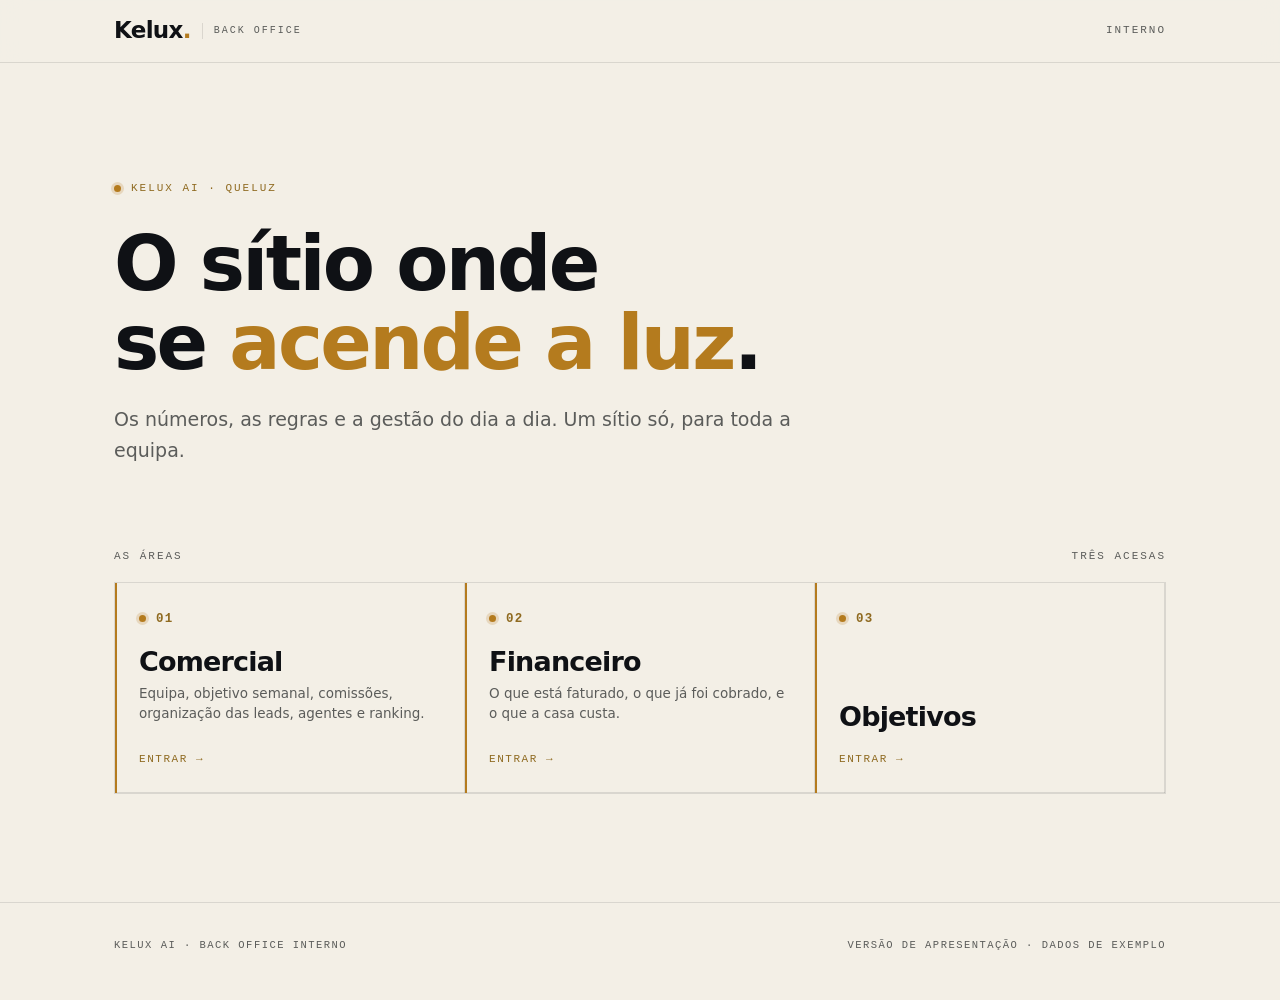
<file: index.html>
<!doctype html>
<html lang="pt-PT">
<head>
<meta charset="utf-8">
<meta name="viewport" content="width=device-width, initial-scale=1">
<meta name="theme-color" content="#F3EFE6">
<title>Kelux AI — Back office</title>
<meta name="description" content="Back office interno da Kelux AI. Estratégia, objetivos, KPIs e gestão comercial.">
<link rel="stylesheet" href="assets/css/kelux.css">
</head>
<body>

<header class="topbar">
  <div class="wrap topbar__in">
    <div class="brand">
      <span class="brand__mark">Kelux</span>
      <span class="brand__sub">Back office</span>
    </div>
    <div class="topbar__spacer"></div>
    <span class="lbl">Interno</span>
  </div>
</header>

<main>

  <!-- ECRÃ INICIAL -->
  <section class="hero">
    <div class="wrap">
      <div class="hero__eyebrow">
        <span class="lamp lamp--on" aria-hidden="true"></span>
        <span class="lbl lbl--luz">Kelux AI · Queluz</span>
      </div>

      <h1>O sítio onde<br>se <em>acende a luz</em>.</h1>

      <p class="hero__lede">
        Os números, as regras e a gestão do dia a dia. Um sítio só, para toda a equipa.
      </p>
    </div>
  </section>

  <!-- MENU DE ÁREAS -->
  <section class="areas">
    <div class="wrap">

      <div class="areas__head">
        <span class="lbl">As áreas</span>
        <span class="lbl">Três acesas</span>
      </div>

      <div class="areas__grid">

        <a class="area" href="comercial.html">
          <div class="area__top">
            <span class="lamp lamp--on" aria-hidden="true"></span>
            <span class="rn">01</span>
          </div>
          <div class="area__name">Comercial</div>
          <p class="area__note">Equipa, objetivo semanal, comissões, organização das leads, agentes e ranking.</p>
          <span class="area__go">Entrar &rarr;</span>
        </a>

        <a class="area" href="financeiro.html">
          <div class="area__top">
            <span class="lamp lamp--on" aria-hidden="true"></span>
            <span class="rn">02</span>
          </div>
          <div class="area__name">Financeiro</div>
          <p class="area__note">O que está faturado, o que já foi cobrado, e o que a casa custa.</p>
          <span class="area__go">Entrar &rarr;</span>
        </a>

        <a class="area area--priv" href="socios.html">
          <div class="area__top">
            <span class="lamp lamp--on" aria-hidden="true"></span>
            <span class="rn">03</span>
          </div>
          <div class="area__name">Objetivos</div>
          <span class="area__go">Entrar &rarr;</span>
        </a>

      </div>
    </div>
  </section>

</main>

<footer class="foot">
  <div class="wrap foot__in">
    <span>Kelux AI · Back office interno</span>
    <span>Versão de apresentação · dados de exemplo</span>
  </div>
</footer>

</body>
</html>
</file>
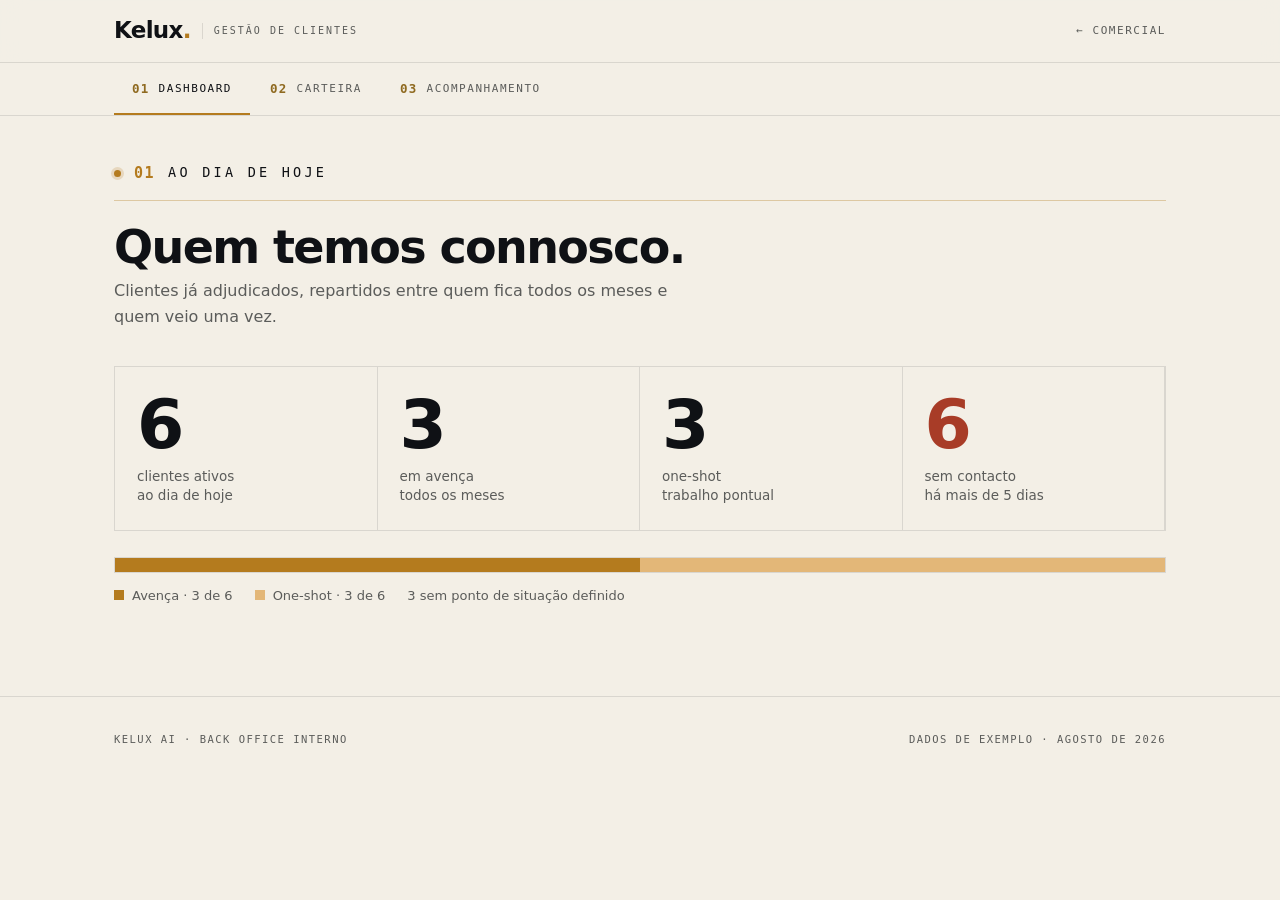
<file: clientes.html>
<!doctype html>
<html lang="pt-PT">
<head>
<meta charset="utf-8">
<meta name="viewport" content="width=device-width, initial-scale=1">
<meta name="theme-color" content="#F3EFE6">
<title>Gestão de clientes — Back office Kelux AI</title>
<meta name="description" content="Os clientes já adjudicados da Kelux AI: carteira, últimas interações e sinais de quem está a arrefecer.">
<meta name="robots" content="noindex, nofollow">
<link rel="stylesheet" href="assets/css/kelux.css">
<link rel="stylesheet" href="assets/css/painel.css">
</head>
<body>

<header class="topbar">
  <div class="wrap topbar__in">
    <div class="brand">
      <span class="brand__mark">Kelux</span>
      <span class="brand__sub">Gestão de clientes</span>
    </div>
    <div class="topbar__spacer"></div>
    <a class="back" href="comercial.html">&larr; Comercial</a>
  </div>
</header>

<nav class="tabs" aria-label="Separadores da gestão de clientes">
  <div class="wrap tabs__in" id="tabs" role="tablist"></div>
</nav>

<main class="wrap">

  <!-- =====================================================================
       01 — DASHBOARD
       ===================================================================== -->
  <section class="painel is-on" id="p1" data-rn="01" data-nome="Dashboard" role="tabpanel">
    <div class="painel__head">
      <div class="sec__eyebrow">
        <span class="lamp lamp--on" aria-hidden="true"></span>
        <span class="rn">01</span>
        <span class="lbl">Ao dia de hoje</span>
      </div>
      <h2>Quem temos connosco.</h2>
      <p class="painel__lede">Clientes já adjudicados, repartidos entre quem fica todos os meses e quem veio uma vez.</p>
    </div>

    <div class="kpis" id="kpis"></div>

    <div class="split">
      <div class="split__barra" id="split-barra" aria-hidden="true"></div>
      <div class="split__leg" id="split-leg"></div>
    </div>
  </section>

  <!-- =====================================================================
       02 — CARTEIRA
       ===================================================================== -->
  <section class="painel" id="p2" data-rn="02" data-nome="Carteira" role="tabpanel">
    <div class="painel__head">
      <div class="sec__eyebrow">
        <span class="lamp lamp--on" aria-hidden="true"></span>
        <span class="rn">02</span>
        <span class="lbl">A carteira</span>
      </div>
      <h2>Os clientes são a nossa luz.</h2>
    </div>

    <div class="filtros filtros--ceu" id="filtros-ceu"></div>

    <div class="mapa" id="mapa"></div>

    <div class="mapa__leg">
      <span><span class="split__ponto split__ponto--avenca"></span> Avença</span>
      <span><span class="split__ponto split__ponto--oneshot"></span> One-shot</span>
      <span>Halo vermelho &mdash; sem contacto há mais de 5 dias</span>
      <span class="mapa__conta" id="mapa-conta"></span>
    </div>

    <p class="nota-priv">
      Sem números, de propósito. Esta página é vista por toda a equipa, por isso
      o peso de cada cliente lê-se pela comparação entre galáxias e não em euros.
    </p>
  </section>

  <!-- =====================================================================
       03 — ACOMPANHAMENTO
       ===================================================================== -->
  <section class="painel" id="p3" data-rn="03" data-nome="Acompanhamento" role="tabpanel">
    <div class="painel__head">
      <div class="sec__eyebrow">
        <span class="lamp lamp--on" aria-hidden="true"></span>
        <span class="rn">03</span>
        <span class="lbl">O termómetro</span>
      </div>
      <h2>Com quem já não falamos.</h2>
      <p class="painel__lede">Até cinco dias está em dia. Acima de cinco fica vermelho, acima de sete é crítico &mdash; nem que seja uma mensagem.</p>
    </div>

    <div class="filtros" id="filtros"></div>
    <div class="lista" id="lista"></div>
  </section>

</main>

<footer class="foot">
  <div class="wrap foot__in">
    <span>Kelux AI &middot; Back office interno</span>
    <span id="foot-periodo">Dados de exemplo</span>
  </div>
</footer>

<div class="dica" id="dica" role="status" aria-live="polite"></div>

<script src="assets/js/dados.js"></script>
<script src="assets/js/clientes-dados.js"></script>
<script src="assets/js/clientes.js"></script>
</body>
</html>
</file>
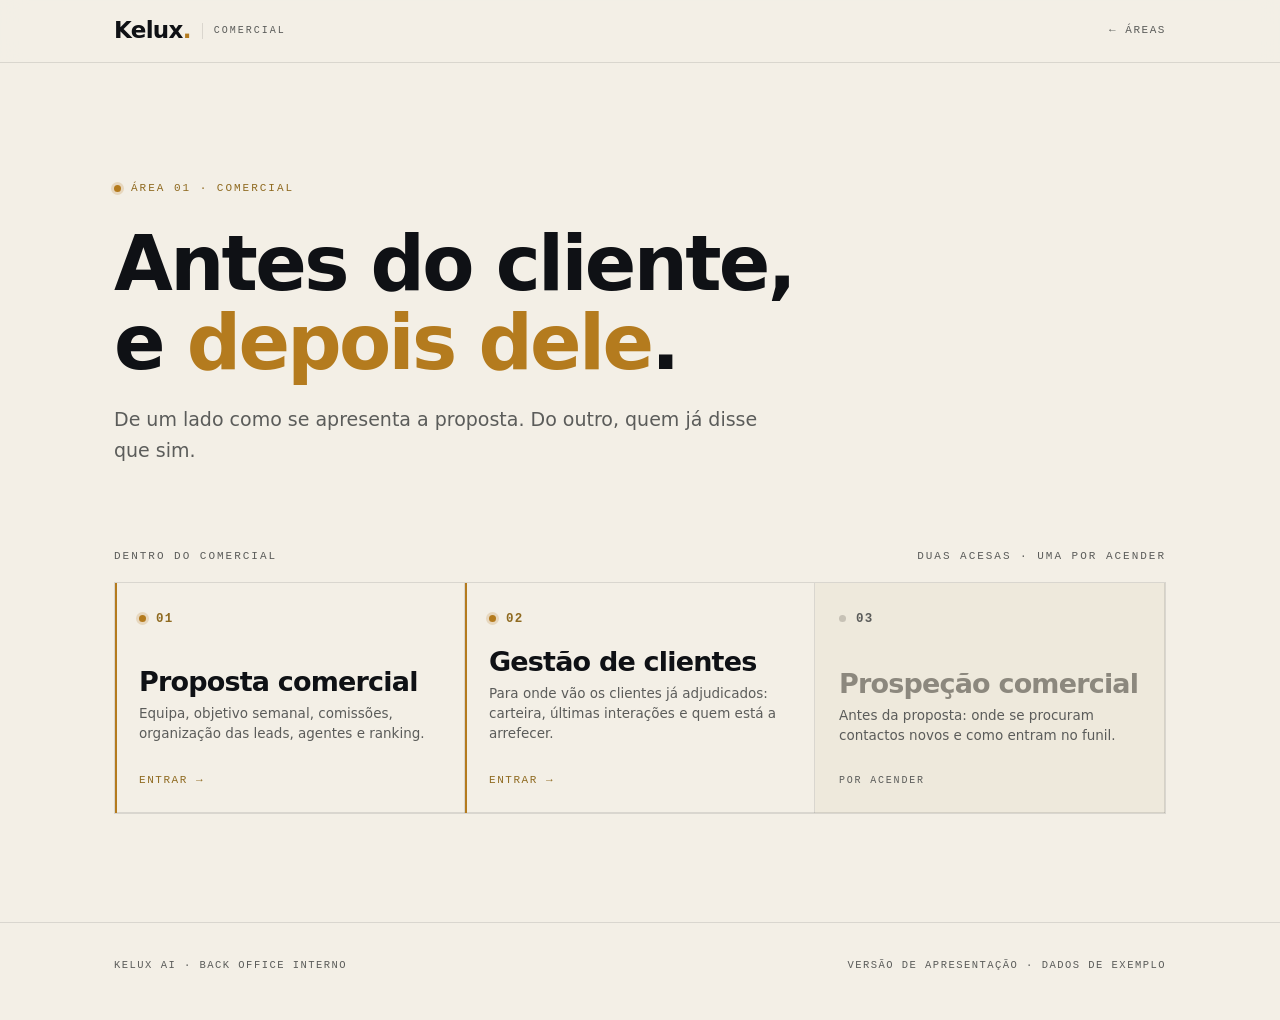
<file: comercial.html>
<!doctype html>
<html lang="pt-PT">
<head>
<meta charset="utf-8">
<meta name="viewport" content="width=device-width, initial-scale=1">
<meta name="theme-color" content="#F3EFE6">
<title>Comercial — Back office Kelux AI</title>
<meta name="description" content="Área comercial do back office da Kelux AI: proposta comercial, gestão de clientes e prospeção comercial.">
<link rel="stylesheet" href="assets/css/kelux.css">
</head>
<body>

<header class="topbar">
  <div class="wrap topbar__in">
    <div class="brand">
      <span class="brand__mark">Kelux</span>
      <span class="brand__sub">Comercial</span>
    </div>
    <div class="topbar__spacer"></div>
    <a class="back" href="index.html">&larr; Áreas</a>
  </div>
</header>

<main>

  <!-- ENTRADA -->
  <section class="hero">
    <div class="wrap">
      <div class="hero__eyebrow">
        <span class="lamp lamp--on" aria-hidden="true"></span>
        <span class="lbl lbl--luz">Área 01 &middot; Comercial</span>
      </div>

      <h1>Antes do cliente,<br>e <em>depois dele</em>.</h1>

      <p class="hero__lede">
        De um lado como se apresenta a proposta. Do outro, quem já disse que sim.
      </p>
    </div>
  </section>

  <!-- MENU DA ÁREA -->
  <section class="areas">
    <div class="wrap">

      <div class="areas__head">
        <span class="lbl">Dentro do comercial</span>
        <span class="lbl">Duas acesas &middot; uma por acender</span>
      </div>

      <div class="areas__grid">

        <a class="area" href="proposta-comercial.html">
          <div class="area__top">
            <span class="lamp lamp--on" aria-hidden="true"></span>
            <span class="rn">01</span>
          </div>
          <div class="area__name">Proposta comercial</div>
          <p class="area__note">Equipa, objetivo semanal, comissões, organização das leads, agentes e ranking.</p>
          <span class="area__go">Entrar &rarr;</span>
        </a>

        <a class="area" href="clientes.html">
          <div class="area__top">
            <span class="lamp lamp--on" aria-hidden="true"></span>
            <span class="rn">02</span>
          </div>
          <div class="area__name">Gestão de clientes</div>
          <p class="area__note">Para onde vão os clientes já adjudicados: carteira, últimas interações e quem está a arrefecer.</p>
          <span class="area__go">Entrar &rarr;</span>
        </a>

        <div class="area area--soon">
          <div class="area__top">
            <span class="lamp" aria-hidden="true"></span>
            <span class="rn">03</span>
          </div>
          <div class="area__name">Prospeção comercial</div>
          <p class="area__note">Antes da proposta: onde se procuram contactos novos e como entram no funil.</p>
          <span class="area__soon">Por acender</span>
        </div>

      </div>
    </div>
  </section>

</main>

<footer class="foot">
  <div class="wrap foot__in">
    <span>Kelux AI &middot; Back office interno</span>
    <span>Versão de apresentação &middot; dados de exemplo</span>
  </div>
</footer>

</body>
</html>
</file>
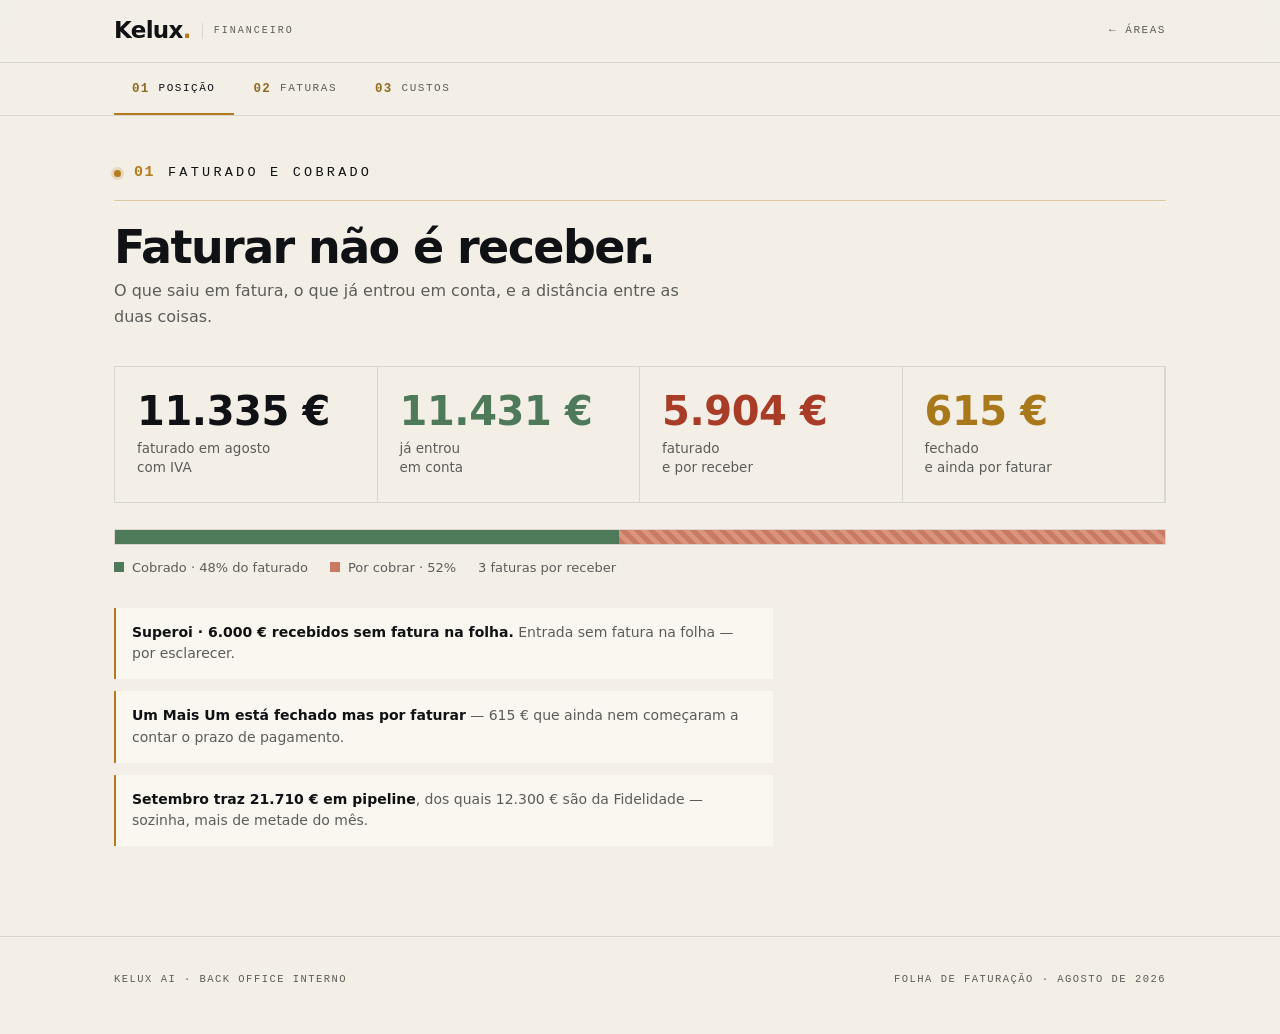
<file: financeiro.html>
<!doctype html>
<html lang="pt-PT">
<head>
<meta charset="utf-8">
<meta name="viewport" content="width=device-width, initial-scale=1">
<meta name="theme-color" content="#F3EFE6">
<title>Financeiro — Back office Kelux AI</title>
<meta name="description" content="Área financeira da Kelux AI: o que está faturado, o que já foi cobrado e o que falta receber.">
<meta name="robots" content="noindex, nofollow">
<link rel="stylesheet" href="assets/css/kelux.css">
<link rel="stylesheet" href="assets/css/painel.css">
<link rel="stylesheet" href="assets/css/financeiro.css">
</head>
<body>

<header class="topbar">
  <div class="wrap topbar__in">
    <div class="brand">
      <span class="brand__mark">Kelux</span>
      <span class="brand__sub">Financeiro</span>
    </div>
    <div class="topbar__spacer"></div>
    <a class="back" href="index.html">&larr; Áreas</a>
  </div>
</header>

<nav class="tabs" aria-label="Separadores da área financeira">
  <div class="wrap tabs__in" id="tabs" role="tablist"></div>
</nav>

<main class="wrap">

  <!-- =====================================================================
       01 — POSIÇÃO
       ===================================================================== -->
  <section class="painel is-on" id="f1" data-rn="01" data-nome="Posição" role="tabpanel">
    <div class="painel__head">
      <div class="sec__eyebrow">
        <span class="lamp lamp--on" aria-hidden="true"></span>
        <span class="rn">01</span>
        <span class="lbl">Faturado e cobrado</span>
      </div>
      <h2>Faturar não é receber.</h2>
      <p class="painel__lede">O que saiu em fatura, o que já entrou em conta, e a distância entre as duas coisas.</p>
    </div>

    <div class="kpis" id="kpis"></div>

    <div class="cobranca">
      <div class="cobranca__barra" id="cobranca-barra" aria-hidden="true"></div>
      <div class="cobranca__leg" id="cobranca-leg"></div>
    </div>

    <div class="realce" id="realce"></div>
  </section>

  <!-- =====================================================================
       02 — FATURAS
       ===================================================================== -->
  <section class="painel" id="f2" data-rn="02" data-nome="Faturas" role="tabpanel">
    <div class="painel__head">
      <div class="sec__eyebrow">
        <span class="lamp lamp--on" aria-hidden="true"></span>
        <span class="rn">02</span>
        <span class="lbl">Linha a linha</span>
      </div>
      <h2>Onde está cada euro.</h2>
      <p class="painel__lede">Agosto fechado e setembro em pipeline, com o estado de cada fatura.</p>
    </div>

    <div class="filtros" id="filtros"></div>
    <div class="lista" id="lista"></div>
  </section>

  <!-- =====================================================================
       03 — CUSTOS
       ===================================================================== -->
  <section class="painel" id="f3" data-rn="03" data-nome="Custos" role="tabpanel">
    <div class="painel__head">
      <div class="sec__eyebrow">
        <span class="lamp lamp--on" aria-hidden="true"></span>
        <span class="rn">03</span>
        <span class="lbl">O que sai todos os meses</span>
      </div>
      <h2>O que a casa custa.</h2>
      <p class="painel__lede">Estrutura de custos mensal, e a faturação que é precisa para a cobrir.</p>
    </div>

    <div class="kpis" id="kpis-custos"></div>
    <div class="custos" id="custos"></div>
    <p class="nota-priv" id="nota-custos"></p>
  </section>

</main>

<footer class="foot">
  <div class="wrap foot__in">
    <span>Kelux AI &middot; Back office interno</span>
    <span id="foot-periodo">Folha de faturação</span>
  </div>
</footer>

<script src="assets/js/financeiro-dados.js"></script>
<script src="assets/js/financeiro.js"></script>
</body>
</html>
</file>
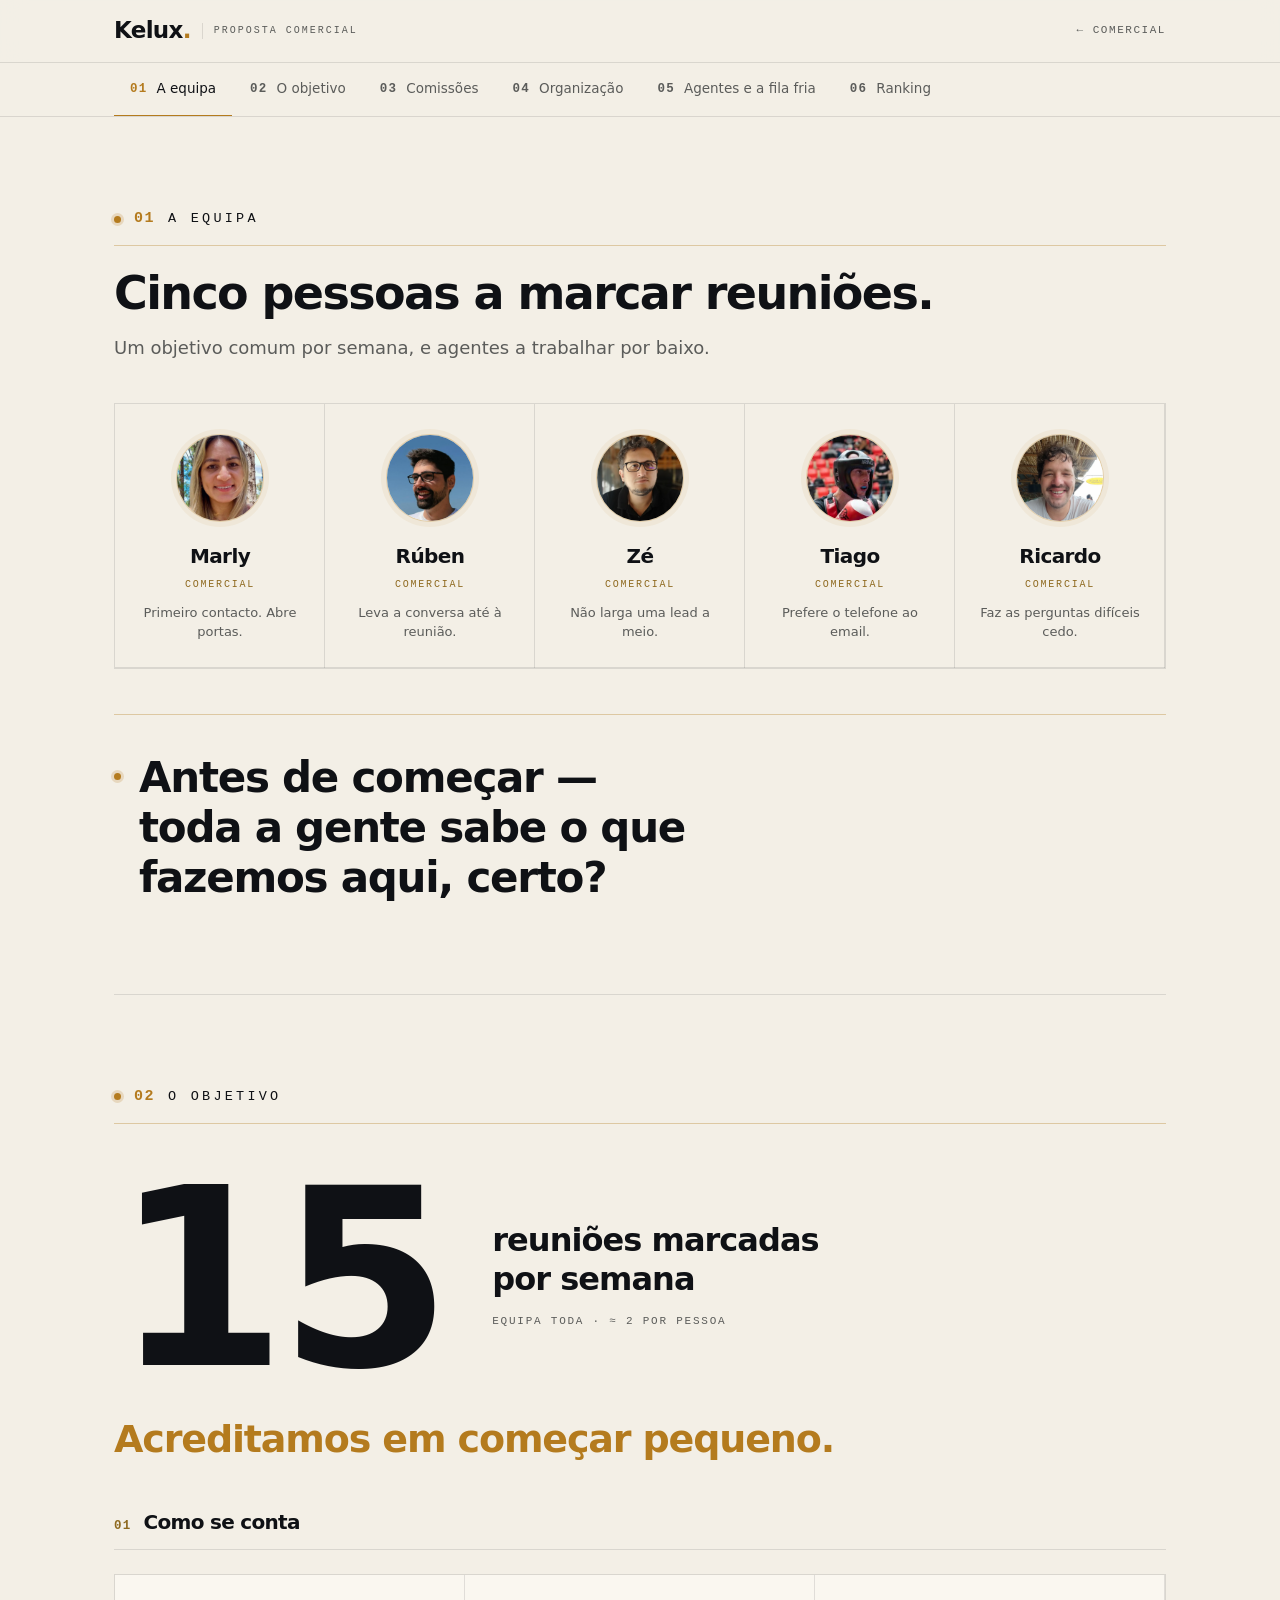
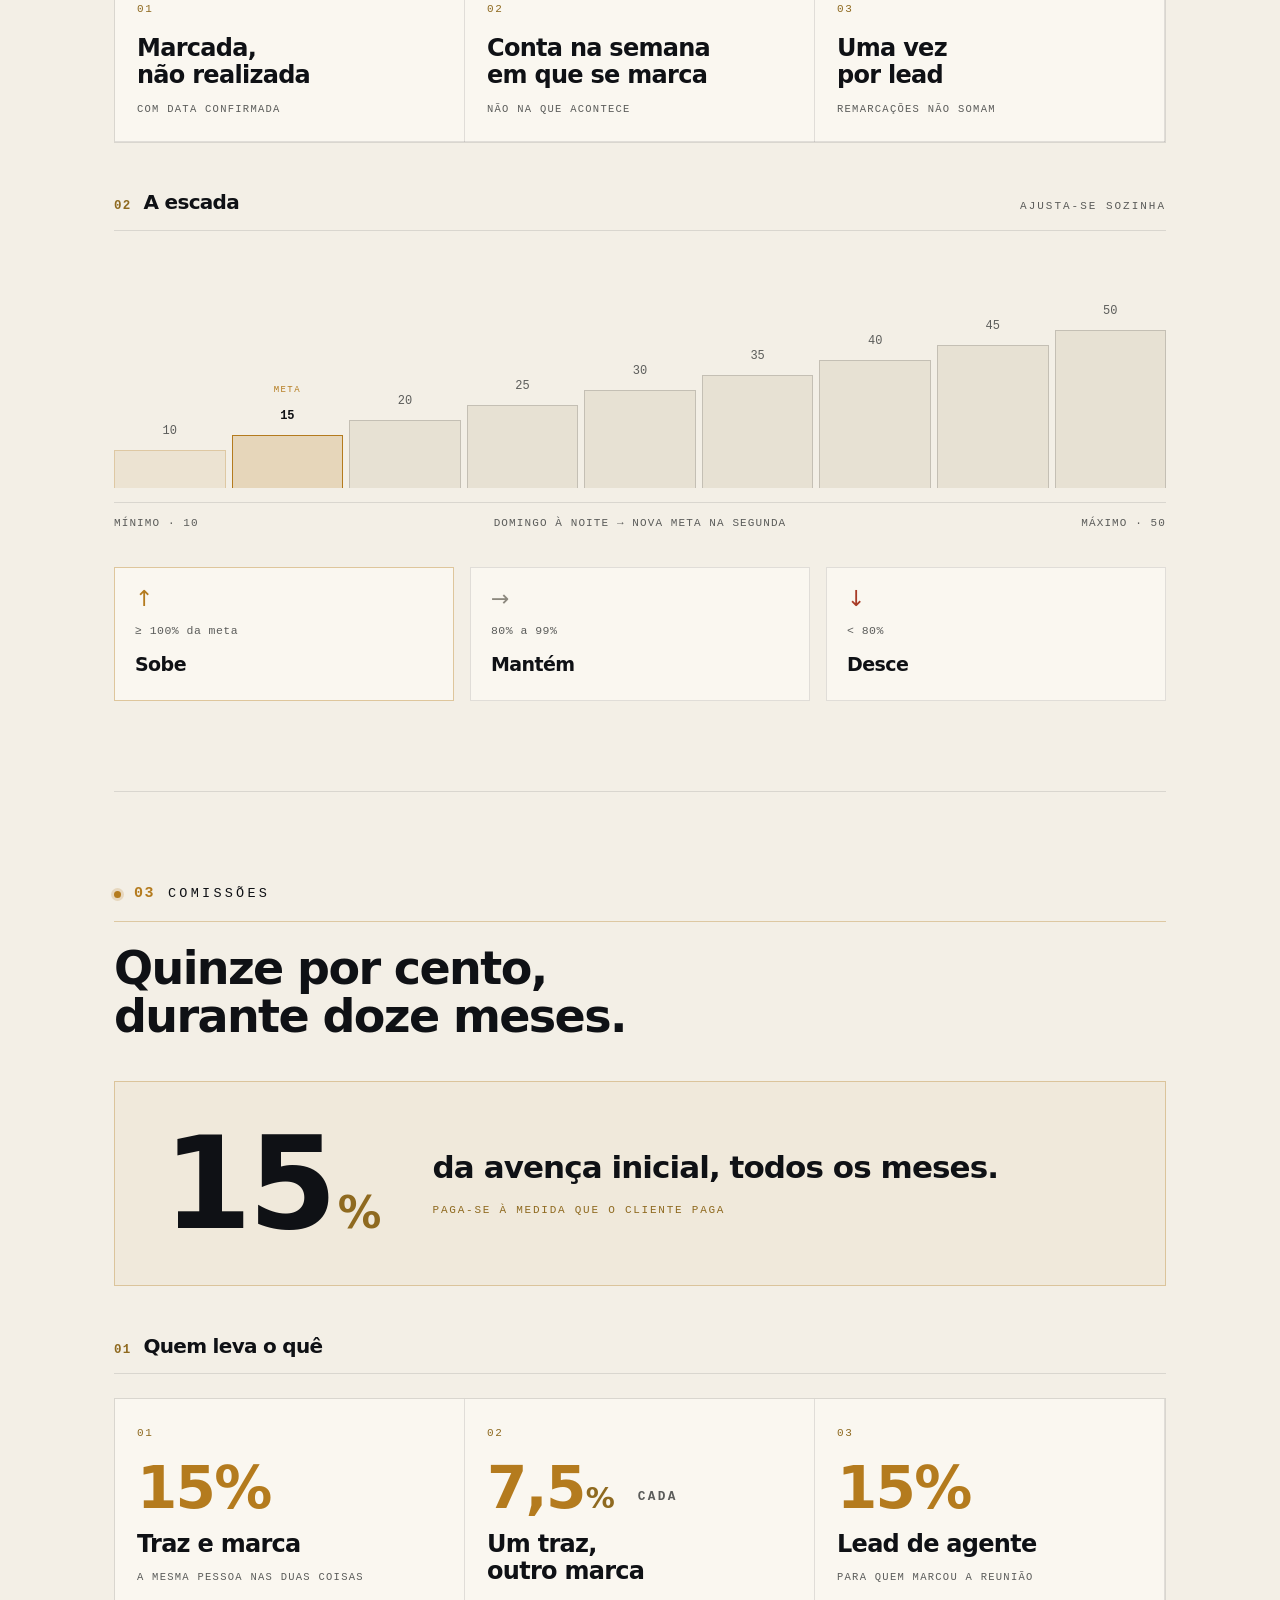
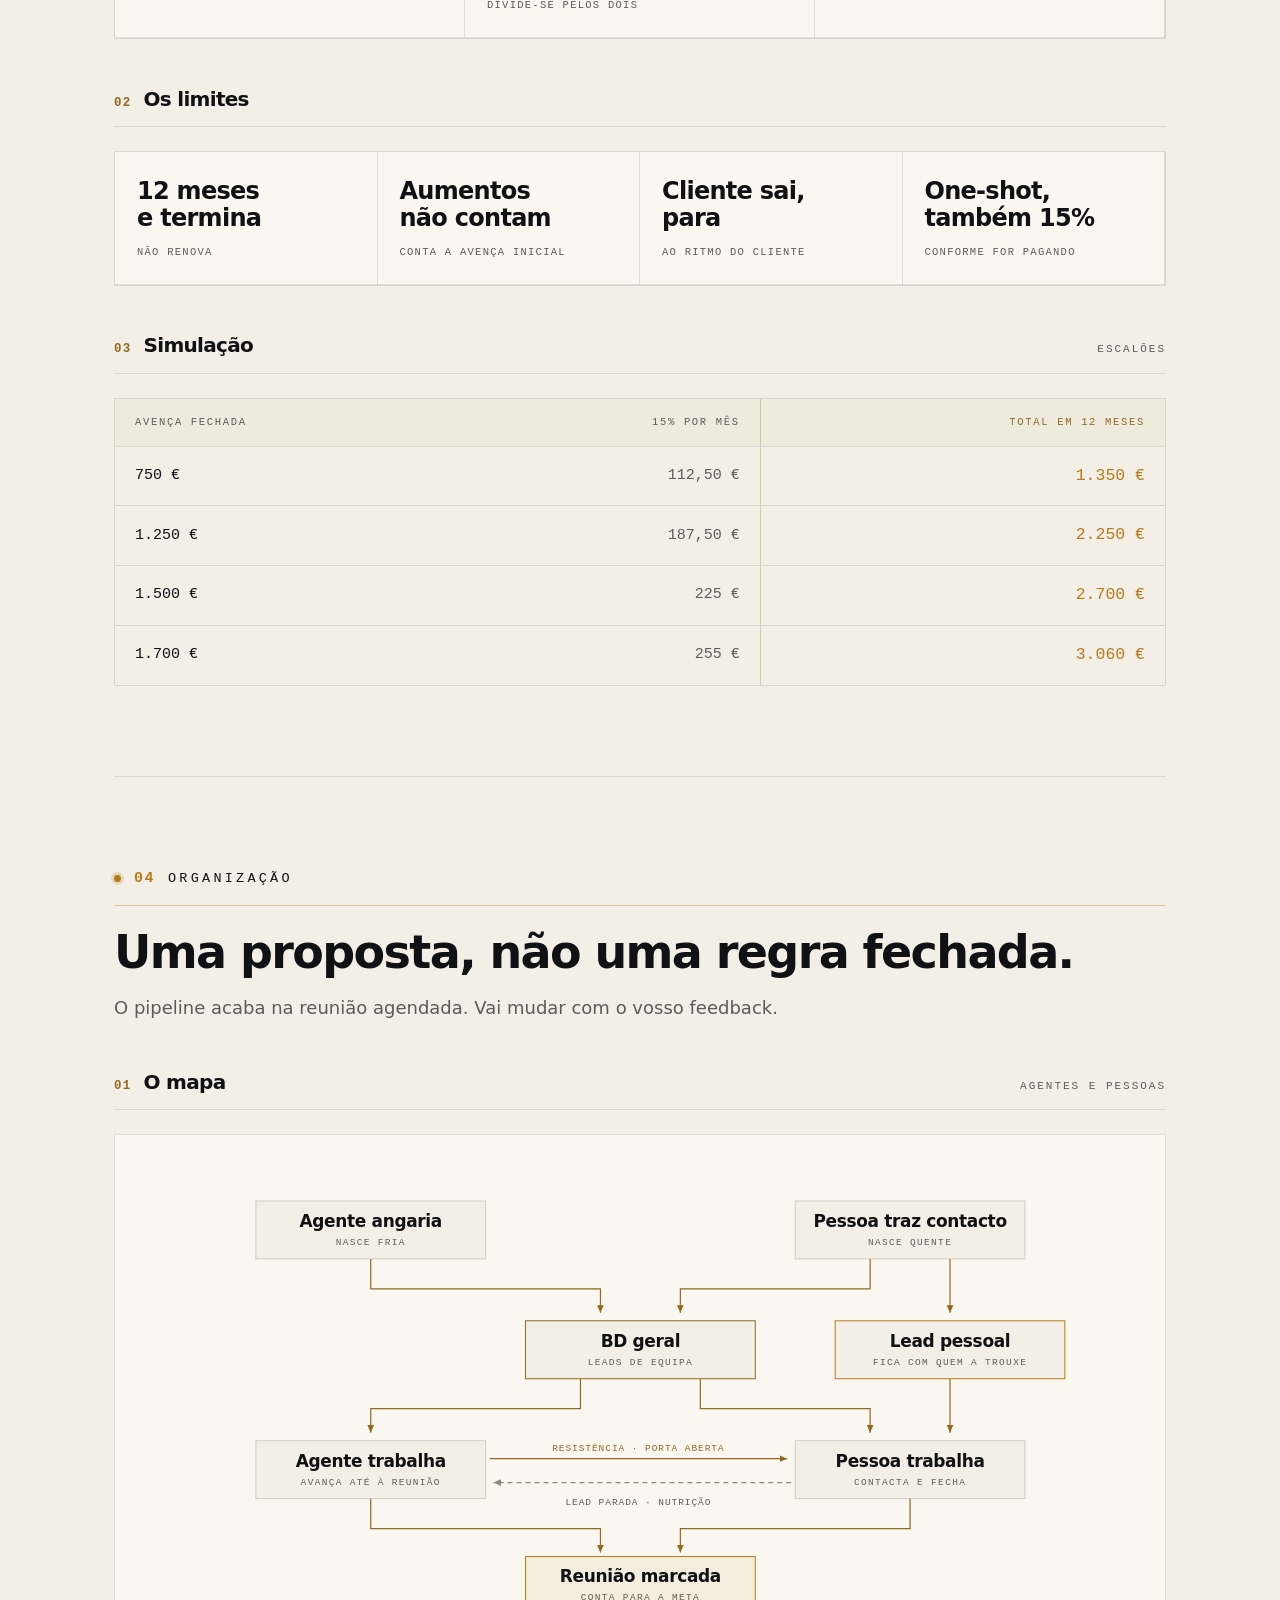
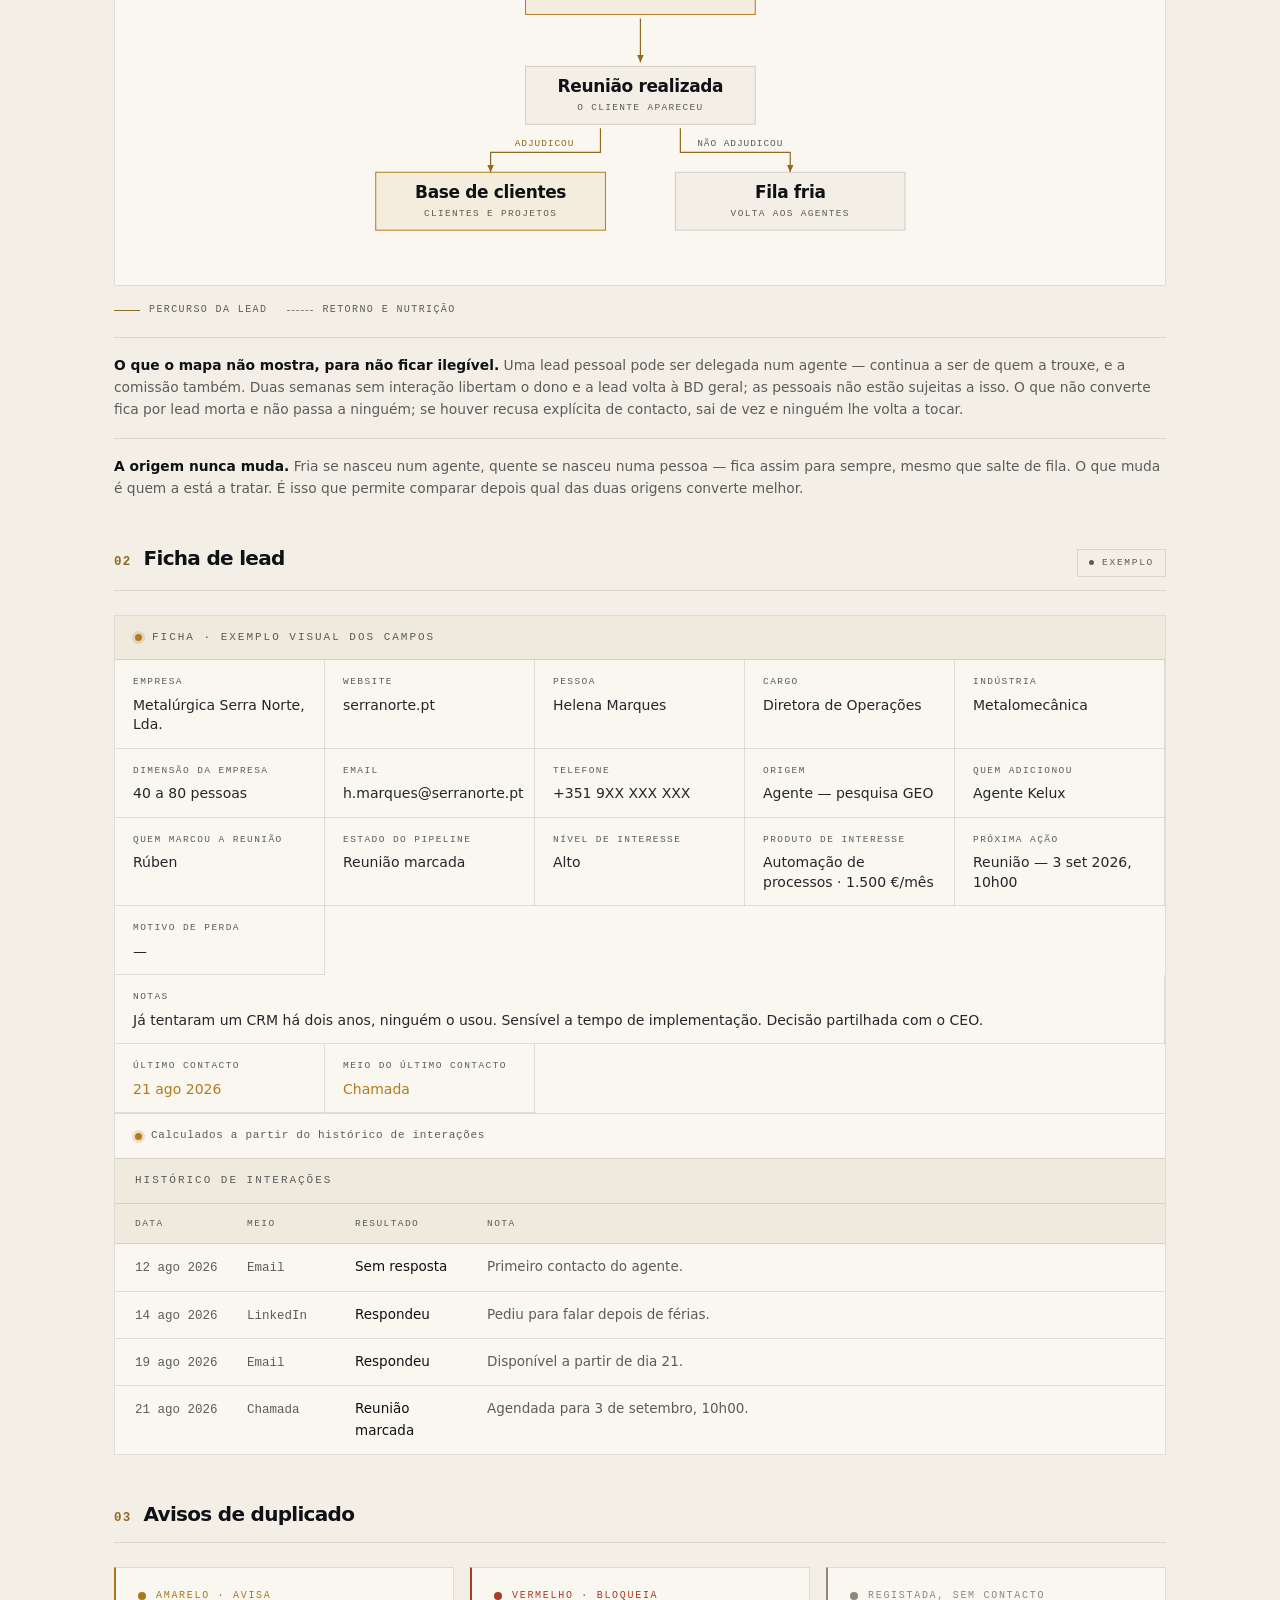
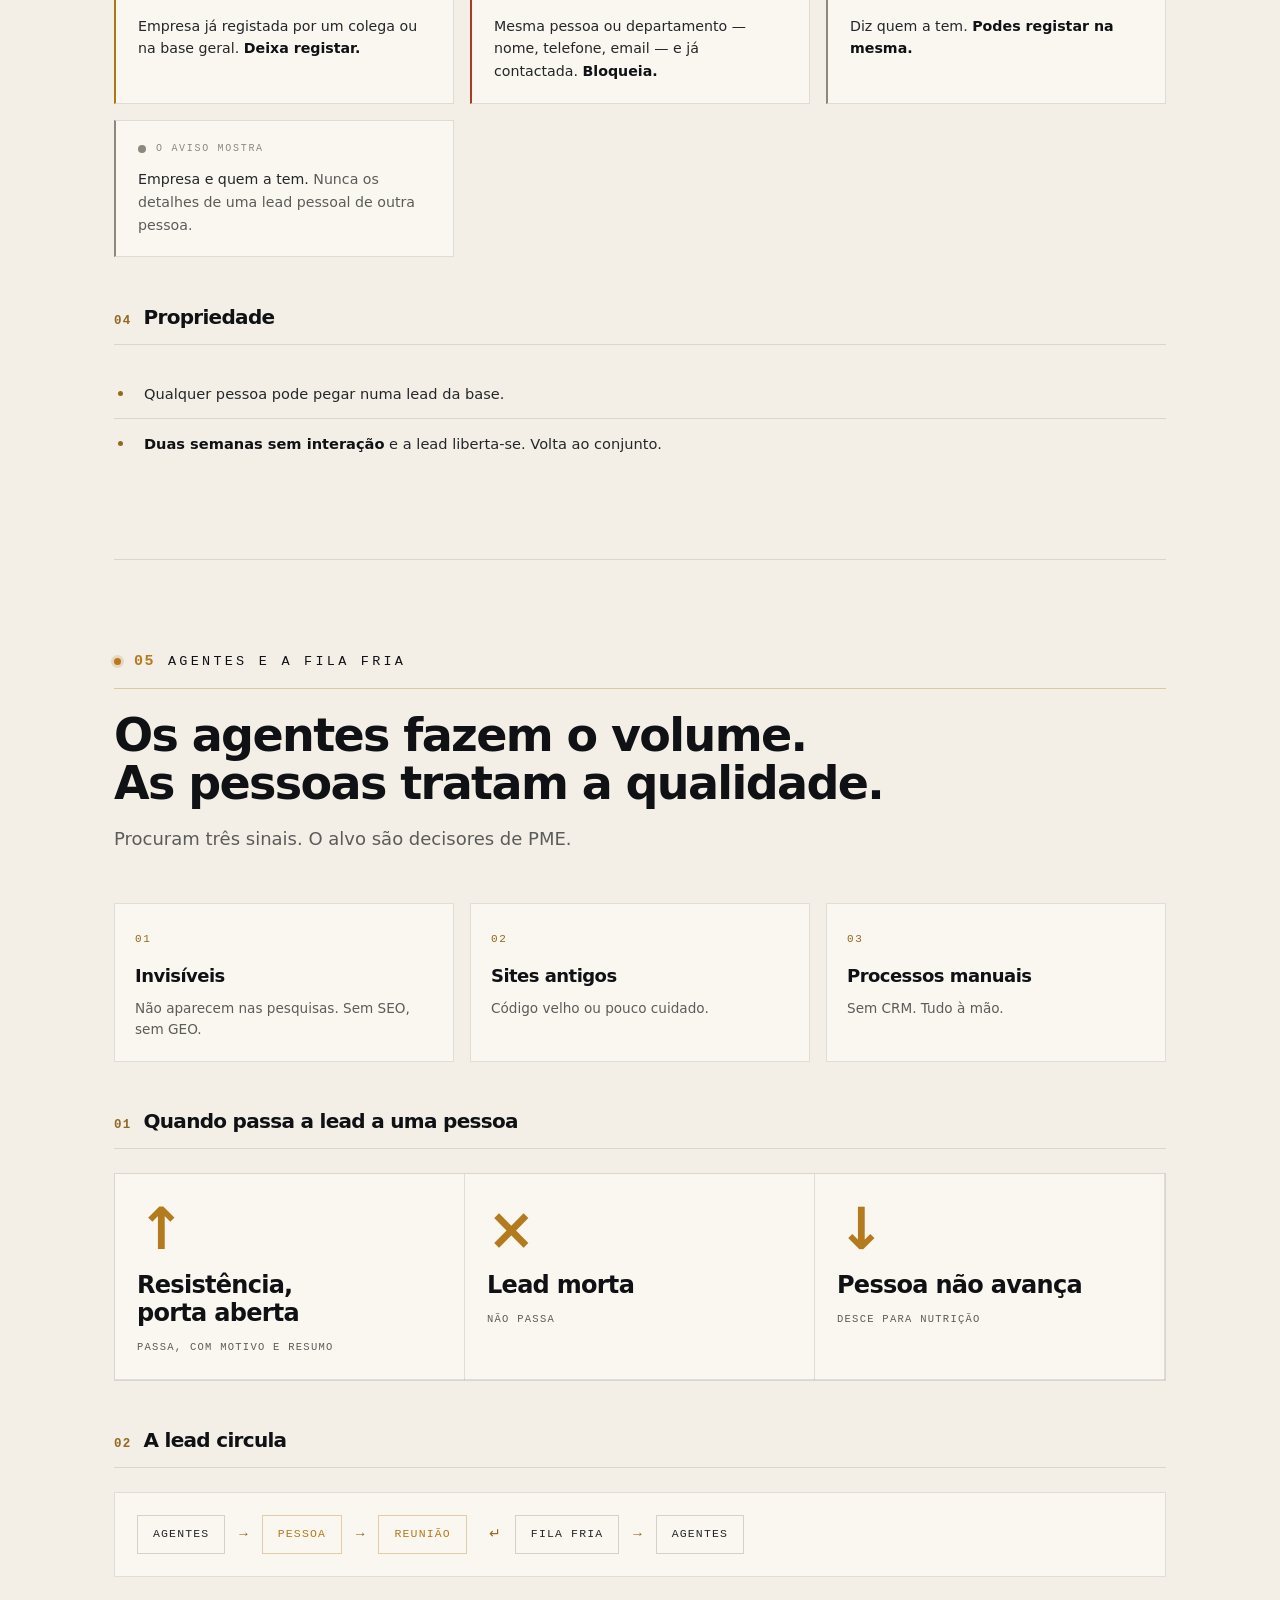
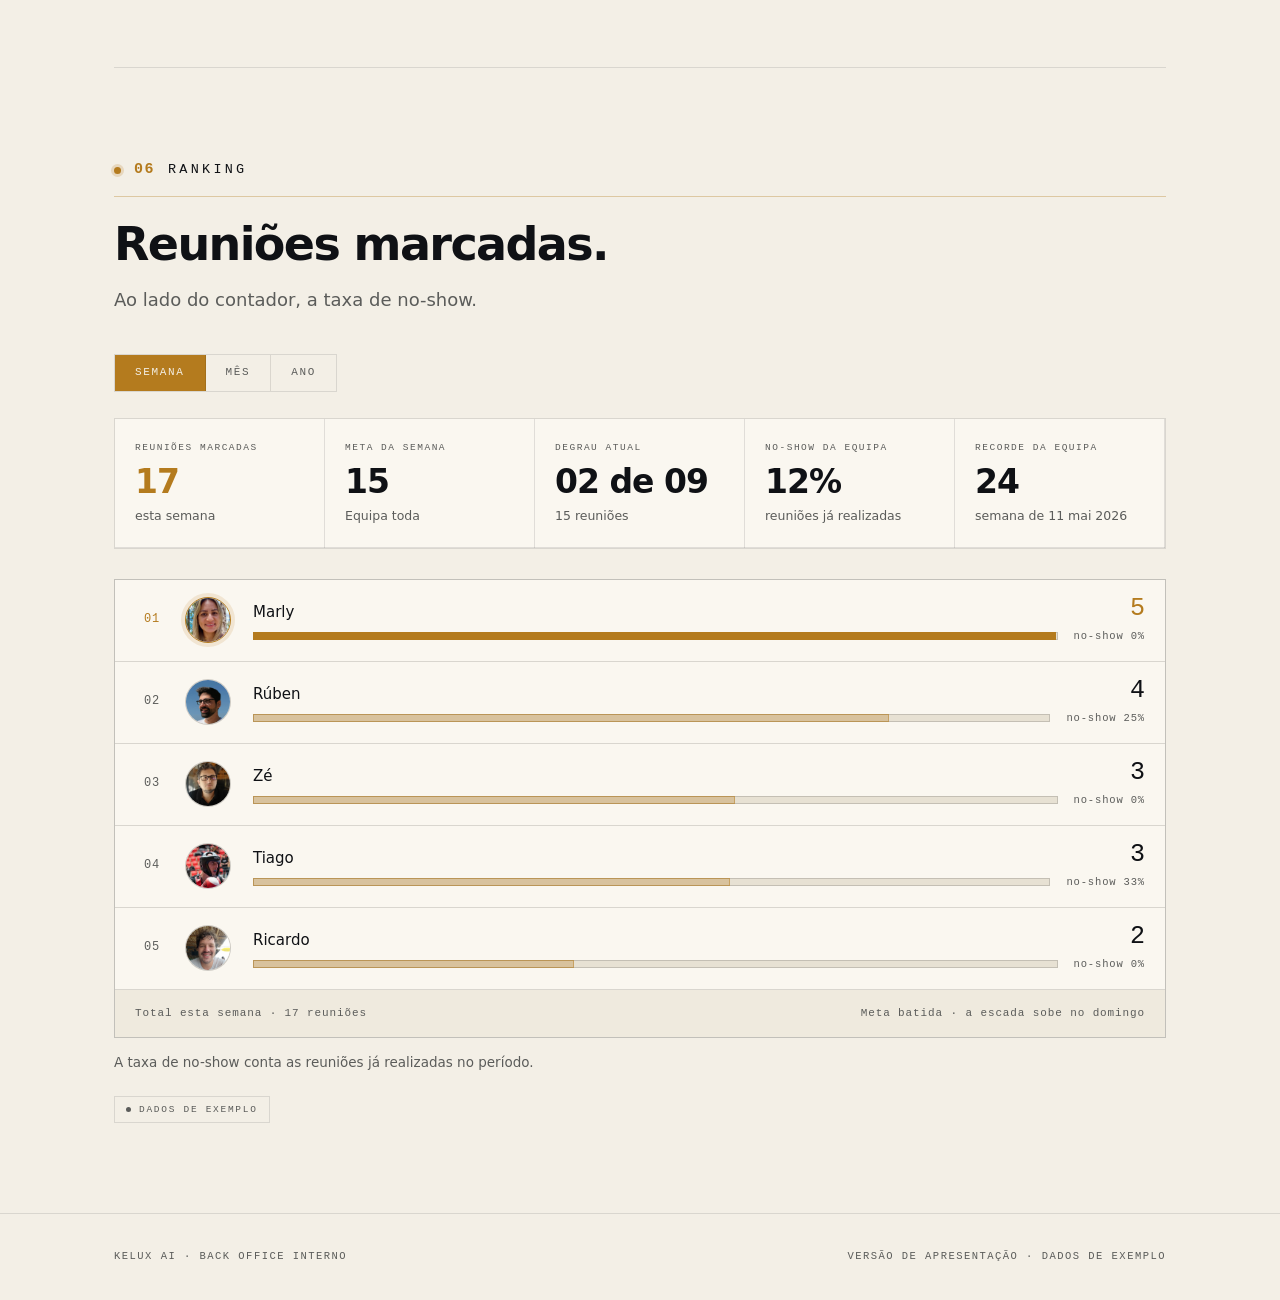
<file: proposta-comercial.html>
<!doctype html>
<html lang="pt-PT">
<head>
<meta charset="utf-8">
<meta name="viewport" content="width=device-width, initial-scale=1">
<meta name="theme-color" content="#F3EFE6">
<title>Proposta comercial — Back office Kelux AI</title>
<meta name="description" content="Proposta comercial da Kelux AI: equipa, objetivo, comissões, organização, agentes e ranking.">
<link rel="stylesheet" href="assets/css/kelux.css">
</head>
<body>

<header class="topbar">
  <div class="wrap topbar__in">
    <div class="brand">
      <span class="brand__mark">Kelux</span>
      <span class="brand__sub">Proposta comercial</span>
    </div>
    <div class="topbar__spacer"></div>
    <a class="back" href="comercial.html">&larr; Comercial</a>
  </div>
</header>

<nav class="secnav" aria-label="Mapa do percurso da lead: o agente angaria e as pessoas trazem contactos, que entram na BD geral ou ficam como lead pessoal; agente e pessoa trabalham a lead e passam-na entre si, o agente entrega diretamente à pessoa quando encontra resistência mas a porta continua aberta, e a pessoa devolve ao agente a lead parada; a lead pessoal pode ser delegada num agente sem deixar de ser de quem a trouxe; quem converte chega à reunião marcada, depois à reunião realizada, e daí à base de clientes se adjudicar ou à fila fria se não adjudicar, voltando aos agentes; o que não converte fica como lead morta.">
  <div class="wrap secnav__in" id="secnav"></div>
</nav>

<main class="wrap">

  <!-- =====================================================================
       I — A EQUIPA
       ===================================================================== -->
  <section class="sec" id="sec-1" data-rn="01" data-nome="A equipa">
    <div class="sec__head">
      <div class="sec__eyebrow">
        <span class="lamp lamp--on" aria-hidden="true"></span>
        <span class="rn">01</span>
        <span class="lbl">A equipa</span>
      </div>
      <h2>Cinco pessoas a marcar reuniões.</h2>
      <p class="sec__lede">Um objetivo comum por semana, e agentes a trabalhar por baixo.</p>
    </div>

    <div class="team" id="team"></div>

    <div class="pergunta">
      <span class="lamp lamp--on" aria-hidden="true"></span>
      <p class="pergunta__t">Antes de começar &mdash;<br>toda a gente sabe o que fazemos aqui, certo?</p>
    </div>
  </section>

  <!-- =====================================================================
       II — O OBJETIVO
       ===================================================================== -->
  <section class="sec" id="sec-2" data-rn="02" data-nome="O objetivo">
    <div class="sec__head">
      <div class="sec__eyebrow">
        <span class="lamp lamp--on" aria-hidden="true"></span>
        <span class="rn">02</span>
        <span class="lbl">O objetivo</span>
      </div>
    </div>

    <div class="mega">
      <div class="mega__n">15</div>
      <div class="mega__side">
        <div class="mega__u">reuniões marcadas<br>por semana</div>
        <div class="mega__hint">Equipa toda &middot; &asymp; 2 por pessoa</div>
      </div>
    </div>

    <p class="mega__claim">Acreditamos em começar pequeno.</p>

    <div class="block">
      <div class="block__title">
        <span class="rn">01</span>
        <h3>Como se conta</h3>
      </div>

      <div class="tiles">
        <div class="tile">
          <span class="tile__n">01</span>
          <div class="tile__t">Marcada,<br>não realizada</div>
          <div class="tile__s">com data confirmada</div>
        </div>
        <div class="tile">
          <span class="tile__n">02</span>
          <div class="tile__t">Conta na semana<br>em que se marca</div>
          <div class="tile__s">não na que acontece</div>
        </div>
        <div class="tile">
          <span class="tile__n">03</span>
          <div class="tile__t">Uma vez<br>por lead</div>
          <div class="tile__s">remarcações não somam</div>
        </div>
      </div>
    </div>

    <div class="block">
      <div class="block__title">
        <span class="rn">02</span>
        <h3>A escada</h3>
        <span class="lbl" style="margin-left:auto">Ajusta-se sozinha</span>
      </div>

      <div class="stair" id="stair"></div>
      <div class="stair__axis">
        <span>Mínimo &middot; 10</span>
        <span>Domingo à noite &rarr; nova meta na segunda</span>
        <span>Máximo &middot; 50</span>
      </div>

      <div class="grid-3" style="margin-top:34px">
        <div class="outcome outcome--up">
          <div class="outcome__arrow">&uarr;</div>
          <div class="outcome__cond">&ge; 100% da meta</div>
          <div class="outcome__res">Sobe</div>
        </div>
        <div class="outcome outcome--keep">
          <div class="outcome__arrow">&rarr;</div>
          <div class="outcome__cond">80% a 99%</div>
          <div class="outcome__res">Mantém</div>
        </div>
        <div class="outcome outcome--down">
          <div class="outcome__arrow">&darr;</div>
          <div class="outcome__cond">&lt; 80%</div>
          <div class="outcome__res">Desce</div>
        </div>
      </div>
    </div>
  </section>

  <!-- =====================================================================
       III — COMISSÕES
       ===================================================================== -->
  <section class="sec" id="sec-3" data-rn="03" data-nome="Comissões">
    <div class="sec__head">
      <div class="sec__eyebrow">
        <span class="lamp lamp--on" aria-hidden="true"></span>
        <span class="rn">03</span>
        <span class="lbl">Comissões</span>
      </div>
      <h2>Quinze por cento,<br>durante doze meses.</h2>
    </div>

    <div class="regra">
      <div class="regra__v">15<span class="regra__pc">%</span></div>
      <div class="regra__txt">
        <p class="regra__p">da <strong>avença inicial</strong>, todos os meses.</p>
        <p class="regra__s">Paga-se à medida que o cliente paga</p>
      </div>
    </div>

    <div class="block">
      <div class="block__title">
        <span class="rn">01</span>
        <h3>Quem leva o quê</h3>
      </div>

      <div class="tiles">
        <div class="tile">
          <span class="tile__n">01</span>
          <div class="tile__big">15%</div>
          <div class="tile__t">Traz e marca</div>
          <div class="tile__s">a mesma pessoa nas duas coisas</div>
        </div>
        <div class="tile">
          <span class="tile__n">02</span>
          <div class="tile__big">7,5<span class="tile__big-s">%</span> <span class="tile__cada">cada</span></div>
          <div class="tile__t">Um traz,<br>outro marca</div>
          <div class="tile__s">divide-se pelos dois</div>
        </div>
        <div class="tile">
          <span class="tile__n">03</span>
          <div class="tile__big">15%</div>
          <div class="tile__t">Lead de agente</div>
          <div class="tile__s">para quem marcou a reunião</div>
        </div>
      </div>
    </div>

    <div class="block">
      <div class="block__title">
        <span class="rn">02</span>
        <h3>Os limites</h3>
      </div>

      <div class="tiles">
        <div class="tile">
          <div class="tile__t">12 meses<br>e termina</div>
          <div class="tile__s">não renova</div>
        </div>
        <div class="tile">
          <div class="tile__t">Aumentos<br>não contam</div>
          <div class="tile__s">conta a avença inicial</div>
        </div>
        <div class="tile">
          <div class="tile__t">Cliente sai,<br>para</div>
          <div class="tile__s">ao ritmo do cliente</div>
        </div>
        <div class="tile">
          <div class="tile__t">One-shot,<br>também 15%</div>
          <div class="tile__s">conforme for pagando</div>
        </div>
      </div>
    </div>

    <div class="block">
      <div class="block__title">
        <span class="rn">03</span>
        <h3>Simulação</h3>
        <span class="lbl" style="margin-left:auto">Escalões</span>
      </div>

      <div class="tbl-wrap">
        <table class="tbl">
          <thead>
            <tr>
              <th>Avença fechada</th>
              <th>15% por mês</th>
              <th>Total em 12 meses</th>
            </tr>
          </thead>
          <tbody id="tbl-comissoes"></tbody>
        </table>
      </div>

    </div>
  </section>

  <!-- =====================================================================
       IV — ORGANIZAÇÃO
       ===================================================================== -->
  <section class="sec" id="sec-4" data-rn="04" data-nome="Organização">
    <div class="sec__head">
      <div class="sec__eyebrow">
        <span class="lamp lamp--on" aria-hidden="true"></span>
        <span class="rn">04</span>
        <span class="lbl">Organização</span>
      </div>
      <h2>Uma proposta, não uma regra fechada.</h2>
      <p class="sec__lede">O pipeline acaba na reunião agendada. Vai mudar com o vosso feedback.</p>
    </div>

    <div class="block">
      <div class="block__title">
        <span class="rn">01</span>
        <h3>O mapa</h3>
        <span class="lbl" style="margin-left:auto">Agentes e pessoas</span>
      </div>

      <div class="mapa-wrap">
        <svg class="mapa" viewBox="0 0 1000 700" role="img"
             aria-label="Percurso da lead: o agente angaria e as pessoas trazem contactos; as leads de equipa entram na BD geral e as pessoais ficam de parte; agente e pessoa trabalham a lead e passam-na entre si; daí sai a reunião marcada, depois a reunião realizada, e por fim a base de clientes se o cliente adjudicar ou a fila fria se não adjudicar.">

          <defs>
            <marker id="pta-gold" viewBox="0 0 10 10" refX="9" refY="5"
                    markerWidth="7" markerHeight="7" orient="auto-start-reverse">
              <path d="M0,1 L9,5 L0,9 z"/>
            </marker>
            <marker id="pta-cinza" viewBox="0 0 10 10" refX="9" refY="5"
                    markerWidth="7" markerHeight="7" orient="auto-start-reverse">
              <path d="M0,1 L9,5 L0,9 z"/>
            </marker>
          </defs>

          <!-- ===== Ligações ===== -->

          <!-- de onde vem -->
          <path class="mapa__e" d="M230,98 V128 H460 V152" marker-end="url(#pta-gold)"/>
          <path class="mapa__e" d="M730,98 V128 H540 V152" marker-end="url(#pta-gold)"/>
          <path class="mapa__e" d="M810,98 V152" marker-end="url(#pta-gold)"/>

          <!-- quem a trabalha -->
          <path class="mapa__e" d="M440,218 V248 H230 V272" marker-end="url(#pta-gold)"/>
          <path class="mapa__e" d="M560,218 V248 H730 V272" marker-end="url(#pta-gold)"/>
          <path class="mapa__e" d="M810,218 V272" marker-end="url(#pta-gold)"/>

          <!-- e passam-na entre si -->
          <path class="mapa__e" d="M349,298 H647" marker-end="url(#pta-gold)"/>
          <text class="mapa__lab mapa__lab--luz" x="498" y="290">resistência &middot; porta aberta</text>
          <path class="mapa__e mapa__e--volta" d="M651,322 H353" marker-end="url(#pta-cinza)"/>
          <text class="mapa__lab" x="498" y="344">lead parada &middot; nutrição</text>

          <!-- até à reunião -->
          <path class="mapa__e" d="M230,338 V368 H460 V392" marker-end="url(#pta-gold)"/>
          <path class="mapa__e" d="M770,338 V368 H540 V392" marker-end="url(#pta-gold)"/>

          <!-- marcada, depois realizada -->
          <path class="mapa__e" d="M500,458 V502" marker-end="url(#pta-gold)"/>

          <!-- e o desfecho -->
          <path class="mapa__e" d="M460,568 V592 H350 V612" marker-end="url(#pta-gold)"/>
          <text class="mapa__lab mapa__lab--luz" x="404" y="586">adjudicou</text>
          <path class="mapa__e" d="M540,568 V592 H650 V612" marker-end="url(#pta-gold)"/>
          <text class="mapa__lab" x="600" y="586">não adjudicou</text>

          <!-- ===== Nós ===== -->

          <g class="mapa__no">
            <rect x="115" y="40" width="230" height="58"/>
            <text class="mapa__t" x="230" y="66">Agente angaria</text>
            <text class="mapa__s" x="230" y="84">nasce fria</text>
          </g>

          <g class="mapa__no">
            <rect x="655" y="40" width="230" height="58"/>
            <text class="mapa__t" x="770" y="66">Pessoa traz contacto</text>
            <text class="mapa__s" x="770" y="84">nasce quente</text>
          </g>

          <g class="mapa__no mapa__no--base">
            <rect x="385" y="160" width="230" height="58"/>
            <text class="mapa__t" x="500" y="186">BD geral</text>
            <text class="mapa__s" x="500" y="204">leads de equipa</text>
          </g>

          <g class="mapa__no mapa__no--luz">
            <rect x="695" y="160" width="230" height="58"/>
            <text class="mapa__t" x="810" y="186">Lead pessoal</text>
            <text class="mapa__s" x="810" y="204">fica com quem a trouxe</text>
          </g>

          <g class="mapa__no">
            <rect x="115" y="280" width="230" height="58"/>
            <text class="mapa__t" x="230" y="306">Agente trabalha</text>
            <text class="mapa__s" x="230" y="324">avança até à reunião</text>
          </g>

          <g class="mapa__no">
            <rect x="655" y="280" width="230" height="58"/>
            <text class="mapa__t" x="770" y="306">Pessoa trabalha</text>
            <text class="mapa__s" x="770" y="324">contacta e fecha</text>
          </g>

          <g class="mapa__no mapa__no--fim">
            <rect x="385" y="396" width="230" height="58"/>
            <text class="mapa__t" x="500" y="422">Reunião marcada</text>
            <text class="mapa__s" x="500" y="440">conta para a meta</text>
          </g>

          <g class="mapa__no">
            <rect x="385" y="506" width="230" height="58"/>
            <text class="mapa__t" x="500" y="532">Reunião realizada</text>
            <text class="mapa__s" x="500" y="550">o cliente apareceu</text>
          </g>

          <g class="mapa__no mapa__no--fim">
            <rect x="235" y="612" width="230" height="58"/>
            <text class="mapa__t" x="350" y="638">Base de clientes</text>
            <text class="mapa__s" x="350" y="656">Clientes e Projetos</text>
          </g>

          <g class="mapa__no">
            <rect x="535" y="612" width="230" height="58"/>
            <text class="mapa__t" x="650" y="638">Fila fria</text>
            <text class="mapa__s" x="650" y="656">volta aos agentes</text>
          </g>

        </svg>
      </div>

      <div class="mapa__leg">
        <span class="mapa__legItem mapa__legItem--cheia">percurso da lead</span>
        <span class="mapa__legItem mapa__legItem--volta">retorno e nutrição</span>
      </div>

      <p class="ff__nota">
        <strong>O que o mapa não mostra, para não ficar ilegível.</strong>
        Uma lead pessoal pode ser delegada num agente &mdash; continua a ser de quem a trouxe,
        e a comissão também. Duas semanas sem interação libertam o dono e a lead volta à BD geral;
        as pessoais não estão sujeitas a isso. O que não converte fica por lead morta e não passa
        a ninguém; se houver recusa explícita de contacto, sai de vez e ninguém lhe volta a tocar.
      </p>

      <p class="ff__nota">
        <strong>A origem nunca muda.</strong> Fria se nasceu num agente, quente se nasceu numa
        pessoa &mdash; fica assim para sempre, mesmo que salte de fila. O que muda é quem a está
        a tratar. É isso que permite comparar depois qual das duas origens converte melhor.
      </p>
    </div>

    <div class="block">
      <div class="block__title">
        <span class="rn">02</span>
        <h3>Ficha de lead</h3>
        <span class="demo" style="margin-left:auto">Exemplo</span>
      </div>

      <div class="ficha">
        <div class="ficha__bar">
          <span class="lamp lamp--on" aria-hidden="true"></span>
          <span class="lbl">Ficha &middot; exemplo visual dos campos</span>
        </div>
        <div class="ficha__grid" id="ficha-campos"></div>
        <div class="ficha__grid" id="ficha-auto"></div>
        <div class="auto-note">
          <span class="lamp lamp--on" aria-hidden="true"></span>
          <span>Calculados a partir do histórico de interações</span>
        </div>
        <div class="ficha__bar" style="border-top:1px solid var(--line-soft)">
          <span class="lbl">Histórico de interações</span>
        </div>
        <div id="ficha-hist"></div>
      </div>
    </div>

    <div class="block">
      <div class="block__title">
        <span class="rn">03</span>
        <h3>Avisos de duplicado</h3>
      </div>

      <div class="grid-2">
        <div class="alert alert--warn">
          <div class="alert__top">
            <span class="alert__dot" aria-hidden="true"></span>
            <span class="alert__tag">Amarelo &middot; avisa</span>
          </div>
          <p class="alert__body">Empresa já registada por um colega ou na base geral. <strong>Deixa registar.</strong></p>
        </div>

        <div class="alert alert--stop">
          <div class="alert__top">
            <span class="alert__dot" aria-hidden="true"></span>
            <span class="alert__tag">Vermelho &middot; bloqueia</span>
          </div>
          <p class="alert__body">Mesma pessoa ou departamento &mdash; nome, telefone, email &mdash; e já contactada. <strong>Bloqueia.</strong></p>
        </div>

        <div class="alert alert--ok">
          <div class="alert__top">
            <span class="alert__dot" aria-hidden="true"></span>
            <span class="alert__tag">Registada, sem contacto</span>
          </div>
          <p class="alert__body">Diz quem a tem. <strong>Podes registar na mesma.</strong></p>
        </div>

        <div class="alert alert--ok">
          <div class="alert__top">
            <span class="alert__dot" aria-hidden="true"></span>
            <span class="alert__tag">O aviso mostra</span>
          </div>
          <p class="alert__body">Empresa e quem a tem. <em>Nunca os detalhes de uma lead pessoal de outra pessoa.</em></p>
        </div>
      </div>
    </div>

    <div class="block">
      <div class="block__title">
        <span class="rn">04</span>
        <h3>Propriedade</h3>
      </div>

      <ul class="rules">
        <li>Qualquer pessoa pode pegar numa lead da base.</li>
        <li><strong>Duas semanas sem interação</strong> e a lead liberta-se. Volta ao conjunto.</li>
      </ul>
    </div>
  </section>

  <!-- =====================================================================
       V — AGENTES E A FILA FRIA
       ===================================================================== -->
  <section class="sec" id="sec-5" data-rn="05" data-nome="Agentes e a fila fria">
    <div class="sec__head">
      <div class="sec__eyebrow">
        <span class="lamp lamp--on" aria-hidden="true"></span>
        <span class="rn">05</span>
        <span class="lbl">Agentes e a fila fria</span>
      </div>
      <h2>Os agentes fazem o volume.<br>As pessoas tratam a qualidade.</h2>
      <p class="sec__lede">Procuram três sinais. O alvo são decisores de PME.</p>
    </div>

    <div class="block">
      <div class="grid-3">
        <div class="signal">
          <span class="signal__n">01</span>
          <div class="signal__t">Invisíveis</div>
          <p class="signal__b">Não aparecem nas pesquisas. Sem SEO, sem GEO.</p>
        </div>
        <div class="signal">
          <span class="signal__n">02</span>
          <div class="signal__t">Sites antigos</div>
          <p class="signal__b">Código velho ou pouco cuidado.</p>
        </div>
        <div class="signal">
          <span class="signal__n">03</span>
          <div class="signal__t">Processos manuais</div>
          <p class="signal__b">Sem CRM. Tudo à mão.</p>
        </div>
      </div>
    </div>

    <div class="block">
      <div class="block__title">
        <span class="rn">01</span>
        <h3>Quando passa a lead a uma pessoa</h3>
      </div>

      <div class="tiles">
        <div class="tile">
          <div class="tile__big">&uarr;</div>
          <div class="tile__t">Resistência,<br>porta aberta</div>
          <div class="tile__s">passa, com motivo e resumo</div>
        </div>
        <div class="tile">
          <div class="tile__big">&times;</div>
          <div class="tile__t">Lead morta</div>
          <div class="tile__s">não passa</div>
        </div>
        <div class="tile">
          <div class="tile__big">&darr;</div>
          <div class="tile__t">Pessoa não avança</div>
          <div class="tile__s">desce para nutrição</div>
        </div>
      </div>
    </div>

    <div class="block">
      <div class="block__title">
        <span class="rn">02</span>
        <h3>A lead circula</h3>
      </div>

      <div class="flow">
        <span class="flow__node">Agentes</span>
        <span class="flow__arrow">&rarr;</span>
        <span class="flow__node flow__node--luz">Pessoa</span>
        <span class="flow__arrow">&rarr;</span>
        <span class="flow__node flow__node--luz">Reunião</span>
        <span class="flow__arrow" style="margin-left:8px">&crarr;</span>
        <span class="flow__node">Fila fria</span>
        <span class="flow__arrow">&rarr;</span>
        <span class="flow__node">Agentes</span>
      </div>
    </div>
  </section>

  <!-- =====================================================================
       VI — RANKING
       ===================================================================== -->
  <section class="sec" id="sec-6" data-rn="06" data-nome="Ranking">
    <div class="sec__head">
      <div class="sec__eyebrow">
        <span class="lamp lamp--on" aria-hidden="true"></span>
        <span class="rn">06</span>
        <span class="lbl">Ranking</span>
      </div>
      <h2>Reuniões marcadas.</h2>
      <p class="sec__lede">Ao lado do contador, a taxa de no-show.</p>
    </div>

    <div class="views" role="group" aria-label="Período">
      <button class="views__b" data-vista="semana" aria-pressed="true">Semana</button>
      <button class="views__b" data-vista="mes" aria-pressed="false">Mês</button>
      <button class="views__b" data-vista="ano" aria-pressed="false">Ano</button>
    </div>

    <div class="stats" id="stats"></div>

    <div class="chart" id="chart"></div>

    <p class="chart__nota">A taxa de no-show conta as reuniões já realizadas no período.</p>

    <div style="margin-top:20px">
      <span class="demo">Dados de exemplo</span>
    </div>
  </section>

</main>

<footer class="foot">
  <div class="wrap foot__in">
    <span>Kelux AI &middot; Back office interno</span>
    <span>Versão de apresentação &middot; dados de exemplo</span>
  </div>
</footer>

<script src="assets/js/dados.js"></script>
<script src="assets/js/comercial.js"></script>
</body>
</html>
</file>
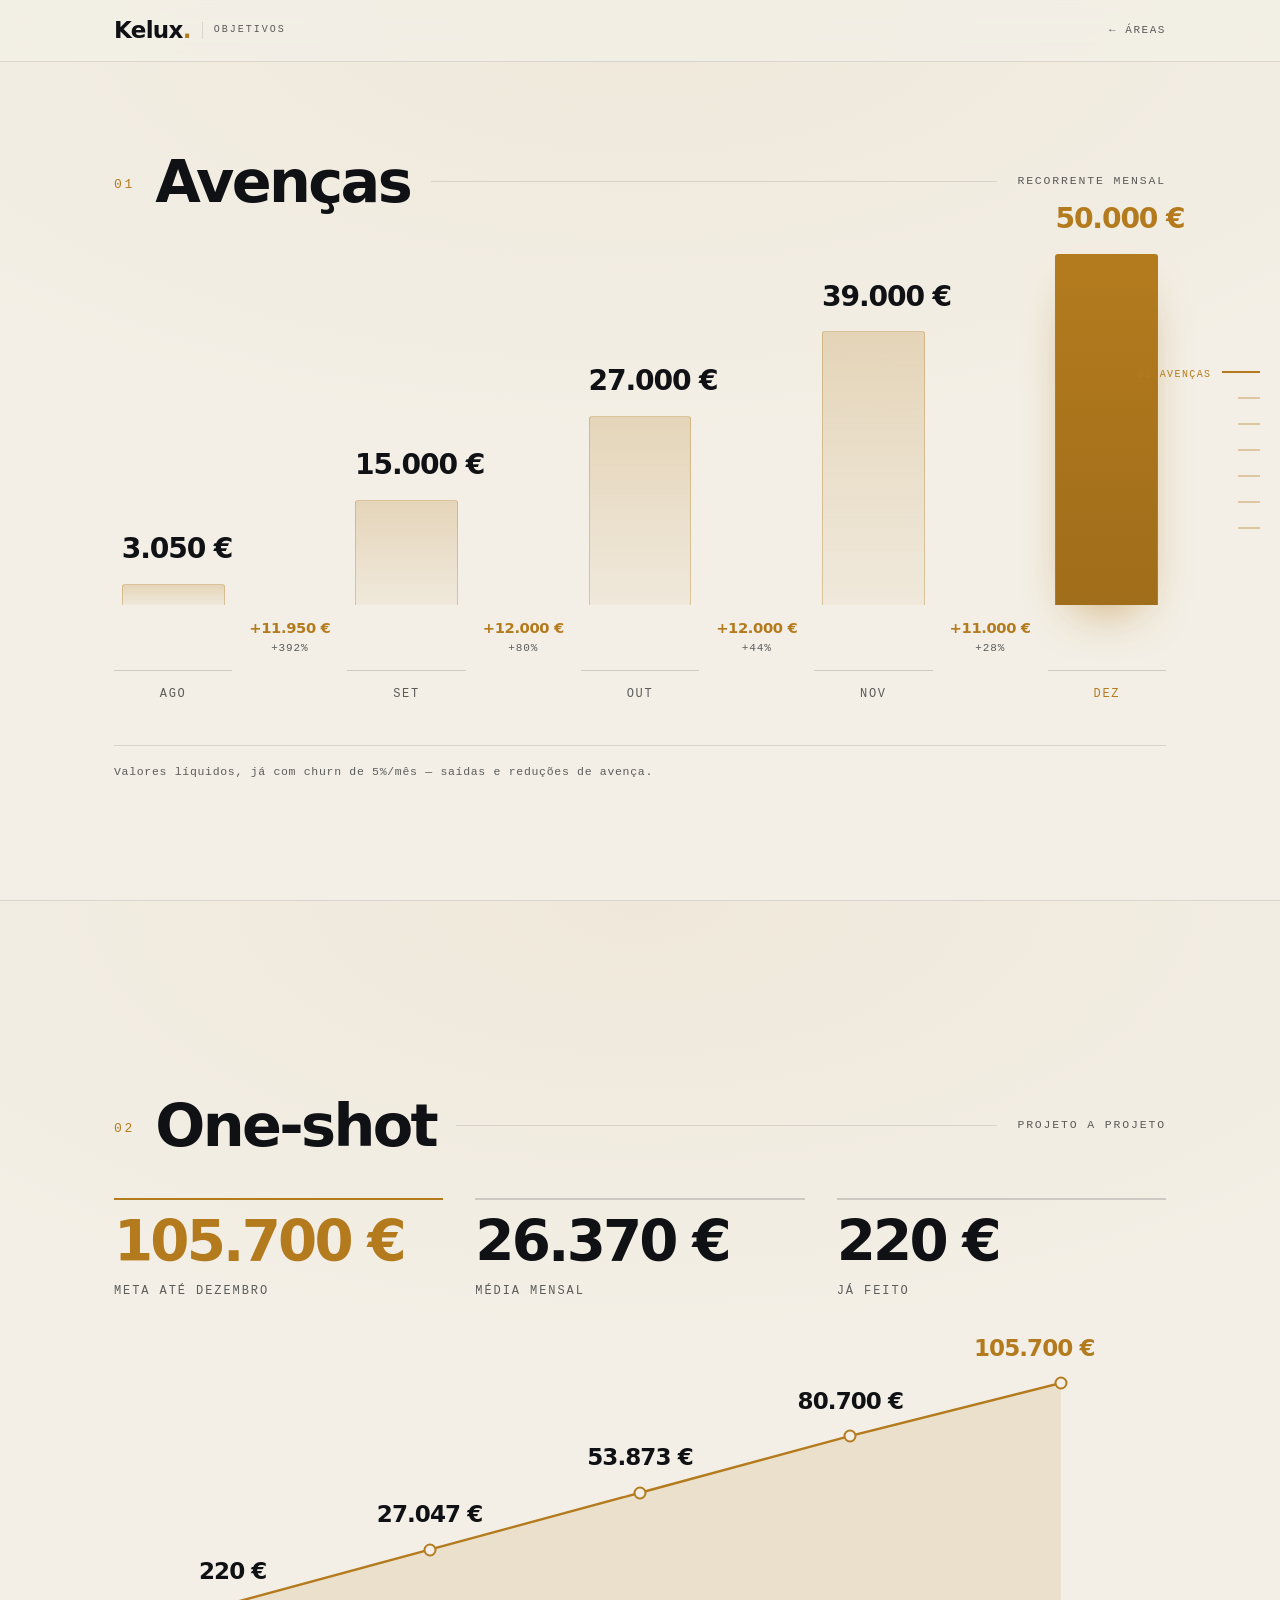
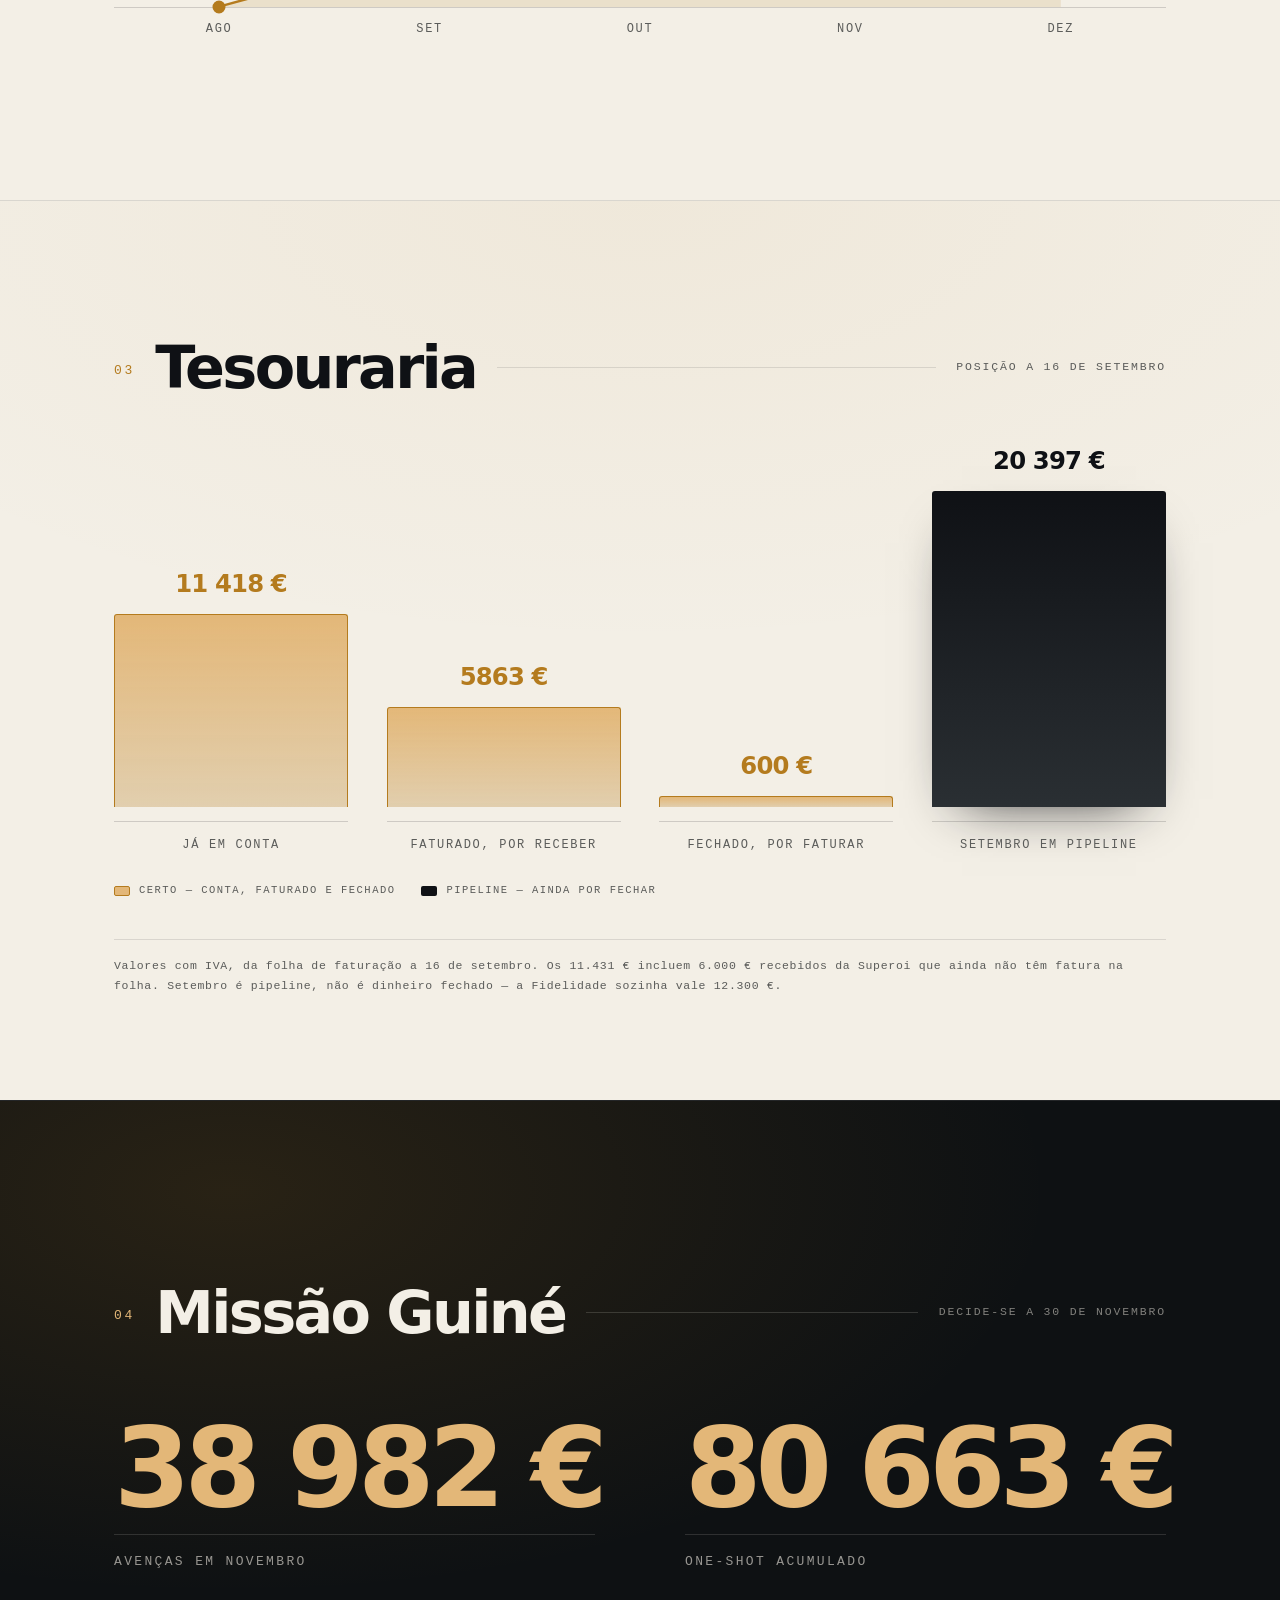
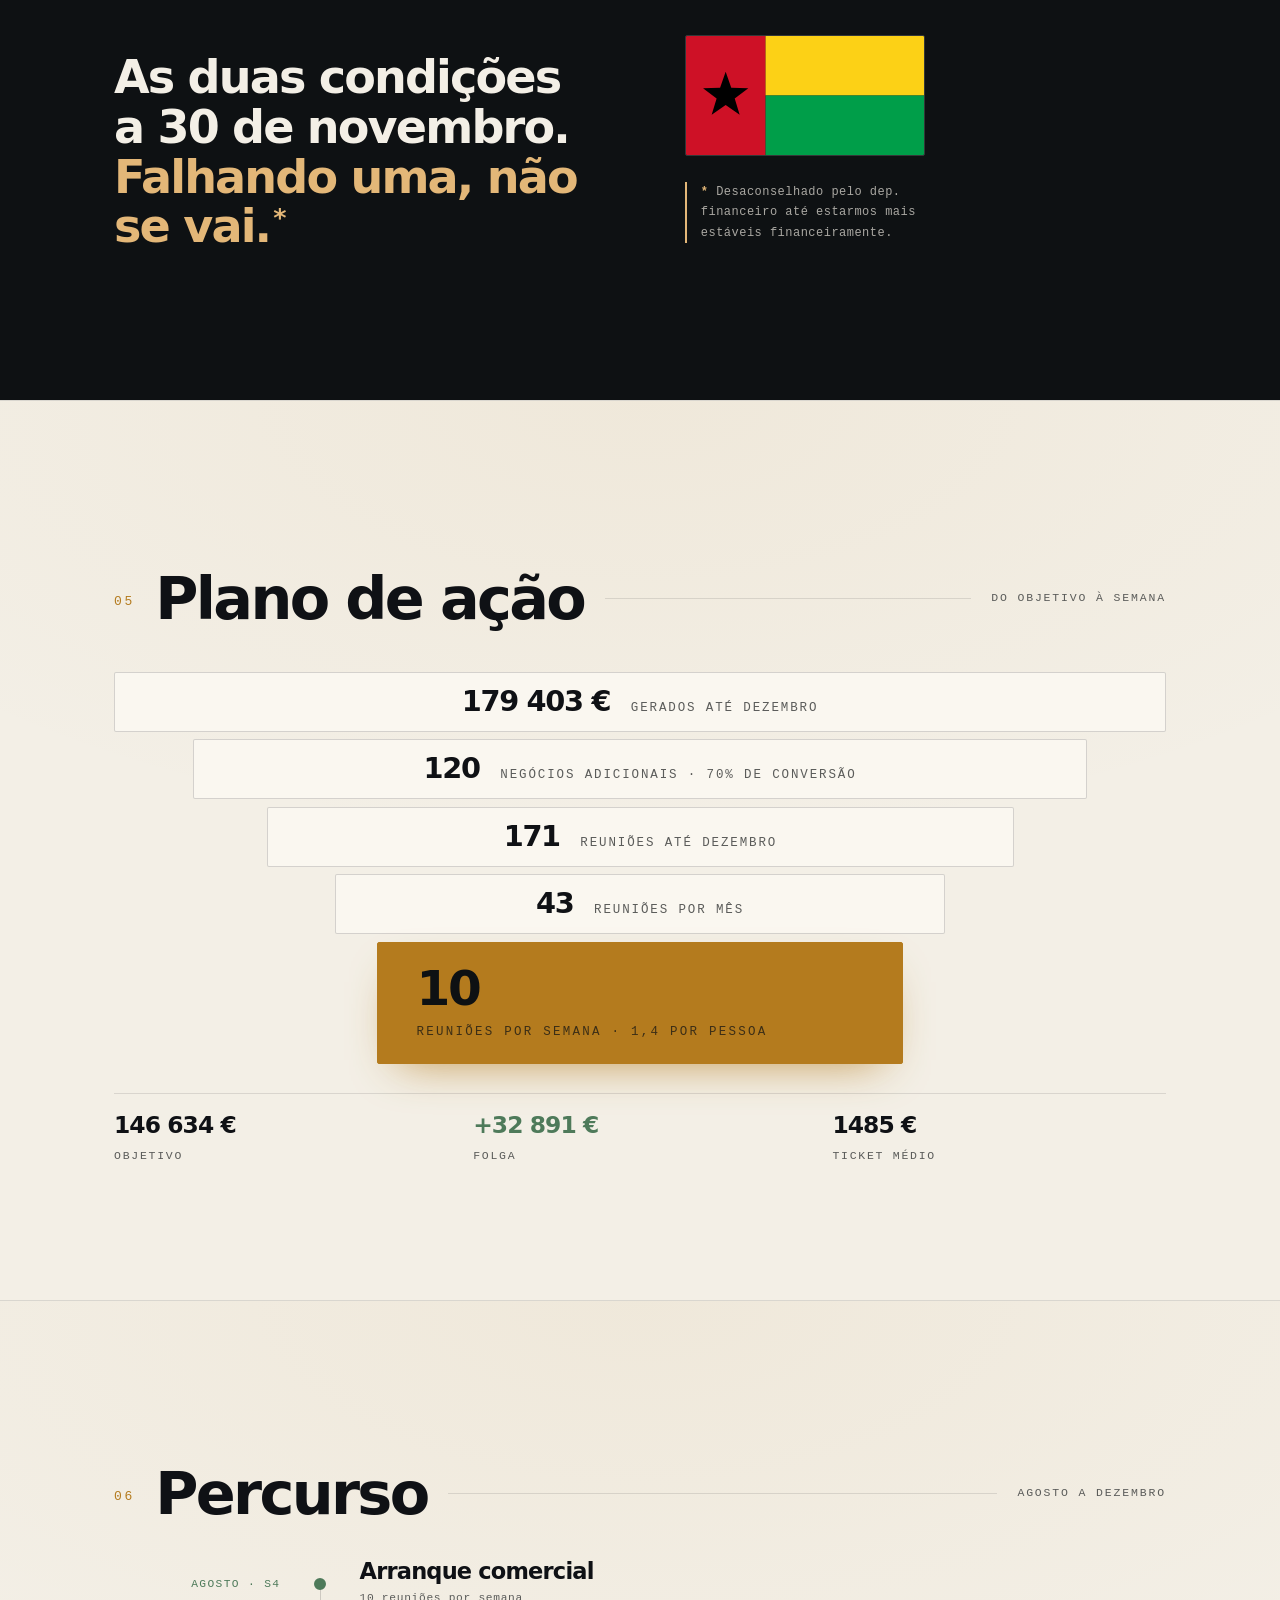
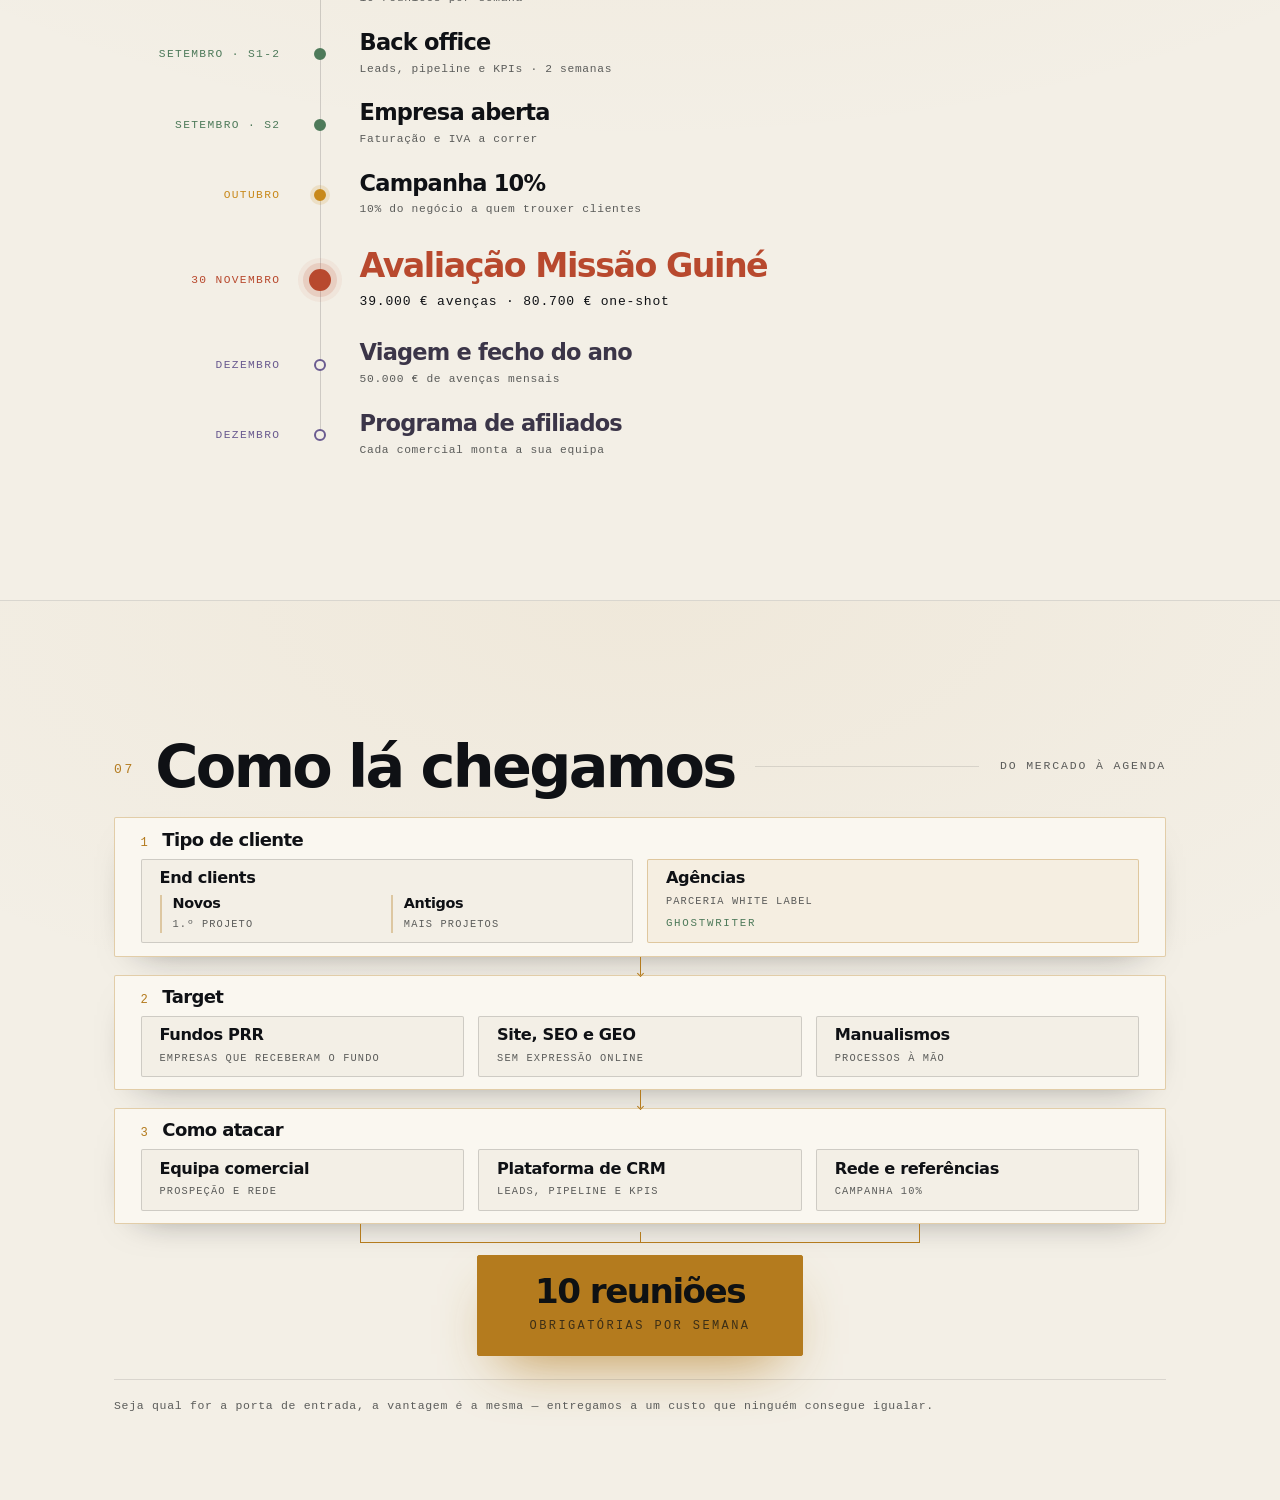
<file: socios.html>
<!doctype html>
<html lang="pt-PT" class="priv">
<head>
<meta charset="utf-8">
<meta name="viewport" content="width=device-width, initial-scale=1">
<meta name="theme-color" content="#F3EFE6">
<title>Objetivos — Kelux AI</title>
<meta name="description" content="Objetivos da Kelux AI: avenças, one-shot, tesouraria, missão Guiné, plano de ação e percurso.">
<meta name="robots" content="noindex, nofollow">
<link rel="stylesheet" href="assets/css/kelux.css">
<link rel="stylesheet" href="assets/css/socios.css">
</head>
<body class="priv">

<div class="priv-bar" id="progresso" aria-hidden="true"></div>

<header class="priv-top">
  <div class="brand">
    <span class="brand__mark">Kelux</span>
    <span class="brand__sub">Objetivos</span>
  </div>
  <div class="priv-top__sp"></div>
  <a class="back" href="index.html">&larr; Áreas</a>
</header>

<!-- Índice lateral: onde estamos na apresentação, e um atalho para saltar -->
<nav class="idx" id="idx" aria-label="Secções da apresentação">
  <a class="idx__i" href="#s1"><i aria-hidden="true"></i><span>01 Avenças</span></a>
  <a class="idx__i" href="#s2"><i aria-hidden="true"></i><span>02 One-shot</span></a>
  <a class="idx__i" href="#s3"><i aria-hidden="true"></i><span>03 Tesouraria</span></a>
  <a class="idx__i" href="#s4"><i aria-hidden="true"></i><span>04 Missão Guiné</span></a>
  <a class="idx__i" href="#s5"><i aria-hidden="true"></i><span>05 Plano de ação</span></a>
  <a class="idx__i" href="#s6"><i aria-hidden="true"></i><span>06 Percurso</span></a>
  <a class="idx__i" href="#s7"><i aria-hidden="true"></i><span>07 Como lá chegamos</span></a>
</nav>

<main>

<!-- ======================================================================
     01 · AVENÇAS
     ====================================================================== -->
<section class="scr" id="s1" aria-labelledby="t1">
  <div class="scr__in">

    <div class="scr__head rev">
      <span class="scr__n">01</span>
      <h2 class="scr__t" id="t1">Avenças</h2>
      <span class="scr__rule" aria-hidden="true"></span>
      <span class="scr__tag">Recorrente mensal</span>
    </div>

    <div class="aven rev" role="img" aria-label="Avenças de agosto a dezembro: 3.050 €, 15.000 €, 27.000 €, 39.000 € e 50.000 €. Saltos exigidos: setembro mais 11.950 €, outubro mais 12.000 €, novembro mais 12.000 €, dezembro mais 11.000 €.">

      <div class="aven__col" style="--c:1;--cm:1">
        <div class="aven__plot">
          <div class="aven__v" data-contar>3.050 €</div>
          <div class="aven__bar" data-h="6.1"></div>
        </div>
        <div class="aven__m">Ago</div>
      </div>

      <div class="aven__d" style="--c:2;--cm:2"><b>+11.950 €</b><span>+392%</span></div>

      <div class="aven__col" style="--c:3;--cm:2">
        <div class="aven__plot">
          <div class="aven__v" data-contar>15.000 €</div>
          <div class="aven__bar" data-h="30"></div>
        </div>
        <div class="aven__m">Set</div>
      </div>

      <div class="aven__d" style="--c:4;--cm:3"><b>+12.000 €</b><span>+80%</span></div>

      <div class="aven__col" style="--c:5;--cm:3">
        <div class="aven__plot">
          <div class="aven__v" data-contar>27.000 €</div>
          <div class="aven__bar" data-h="54"></div>
        </div>
        <div class="aven__m">Out</div>
      </div>

      <div class="aven__d" style="--c:6;--cm:4"><b>+12.000 €</b><span>+44%</span></div>

      <div class="aven__col" style="--c:7;--cm:4">
        <div class="aven__plot">
          <div class="aven__v" data-contar>39.000 €</div>
          <div class="aven__bar" data-h="78"></div>
        </div>
        <div class="aven__m">Nov</div>
      </div>

      <div class="aven__d" style="--c:8;--cm:5"><b>+11.000 €</b><span>+28%</span></div>

      <div class="aven__col aven__col--alvo" style="--c:9;--cm:5">
        <div class="aven__plot">
          <div class="aven__v" data-contar>50.000 €</div>
          <div class="aven__bar" data-h="100"></div>
        </div>
        <div class="aven__m">Dez</div>
      </div>

    </div>

    <p class="scr__foot rev">Valores líquidos, já com churn de 5%/mês — saídas e reduções de avença.</p>

  </div>

  <div class="dica" id="dica" aria-hidden="true">
    <span>Rolar</span>
    <i></i>
  </div>
</section>

<!-- ======================================================================
     02 · ONE-SHOT
     ====================================================================== -->
<section class="scr" id="s2" aria-labelledby="t2">
  <div class="scr__in">

    <div class="scr__head rev">
      <span class="scr__n">02</span>
      <h2 class="scr__t" id="t2">One-shot</h2>
      <span class="scr__rule" aria-hidden="true"></span>
      <span class="scr__tag">Projeto a projeto</span>
    </div>

    <div class="trio rev">
      <div class="trio__i trio__i--luz">
        <div class="trio__v" data-contar>105.700 €</div>
        <div class="trio__k">Meta até dezembro</div>
      </div>
      <div class="trio__i">
        <div class="trio__v" data-contar>26.370 €</div>
        <div class="trio__k">Média mensal</div>
      </div>
      <div class="trio__i">
        <div class="trio__v" data-contar>220 €</div>
        <div class="trio__k">Já feito</div>
      </div>
    </div>

    <div class="linha-wrap rev" role="img"
         aria-label="Acumulado do one-shot: agosto 220 €, setembro 27.047 €, outubro 53.873 €, novembro 80.700 €, dezembro 105.700 €.">
      <div class="linha-plot">
        <svg class="linha" viewBox="0 0 100 100" preserveAspectRatio="none" aria-hidden="true">
          <path class="linha__area" d="M10,99.8 L30,74.4 L50,49 L70,23.6 L90,0 L90,100 L10,100 Z"></path>
          <path class="linha__path" vector-effect="non-scaling-stroke" d="M10,99.8 L30,74.4 L50,49 L70,23.6 L90,0"></path>
        </svg>
        <span class="linha__v linha__v--ini" style="--x:10%;--y:0.2%;--k:0">220 €</span>
        <span class="linha__v" style="--x:30%;--y:25.6%;--k:1">27.047 €</span>
        <span class="linha__v" style="--x:50%;--y:51%;--k:2">53.873 €</span>
        <span class="linha__v" style="--x:70%;--y:76.4%;--k:3">80.700 €</span>
        <span class="linha__v linha__v--alvo" style="--x:90%;--y:100%;--k:4">105.700 €</span>
        <span class="linha__pt linha__pt--now" style="--x:10%;--y:0.2%;--k:0"></span>
        <span class="linha__pt" style="--x:30%;--y:25.6%;--k:1"></span>
        <span class="linha__pt" style="--x:50%;--y:51%;--k:2"></span>
        <span class="linha__pt" style="--x:70%;--y:76.4%;--k:3"></span>
        <span class="linha__pt" style="--x:90%;--y:100%;--k:4"></span>
      </div>
      <div class="linha-meses">
        <span>Ago</span>
        <span>Set</span>
        <span>Out</span>
        <span>Nov</span>
        <span>Dez</span>
      </div>
    </div>

  </div>
</section>

<!-- ======================================================================
     03 · TESOURARIA
     ====================================================================== -->
<section class="scr" id="s3" aria-labelledby="t3">
  <div class="scr__in">

    <div class="scr__head rev">
      <span class="scr__n">03</span>
      <h2 class="scr__t" id="t3">Tesouraria</h2>
      <span class="scr__rule" aria-hidden="true"></span>
      <span class="scr__tag">Posição a 16 de setembro</span>
    </div>

    <div class="tes rev" role="img" aria-label="Posição de tesouraria a 16 de setembro de 2026: 11.431 euros já em conta; 5.904 euros faturados e por receber; 615 euros fechados e ainda por faturar; 21.710 euros em pipeline para setembro.">

      <div class="tes__mes">
        <div class="tes__plot">
          <div class="tes__col tes__col--in"><div class="tes__v" data-contar>11.431 €</div><div class="tes__bar" data-h="52.7"></div></div>
        </div>
        <div class="tes__m">Já em conta</div>
      </div>

      <div class="tes__mes">
        <div class="tes__plot">
          <div class="tes__col tes__col--in"><div class="tes__v" data-contar>5.904 €</div><div class="tes__bar" data-h="27.2"></div></div>
        </div>
        <div class="tes__m">Faturado, por receber</div>
      </div>

      <div class="tes__mes">
        <div class="tes__plot">
          <div class="tes__col tes__col--in"><div class="tes__v" data-contar>615 €</div><div class="tes__bar" data-h="2.8"></div></div>
        </div>
        <div class="tes__m">Fechado, por faturar</div>
      </div>

      <div class="tes__mes">
        <div class="tes__plot">
          <div class="tes__col tes__col--ac"><div class="tes__v" data-contar>21.710 €</div><div class="tes__bar" data-h="100"></div></div>
        </div>
        <div class="tes__m">Setembro em pipeline</div>
      </div>

    </div>

    <div class="leg rev">
      <span class="leg__i leg__i--in">Certo — conta, faturado e fechado</span>
      <span class="leg__i leg__i--ac">Pipeline — ainda por fechar</span>
    </div>

    <p class="scr__foot rev">Valores com IVA, da folha de faturação a 16 de setembro. Os 11.431 € incluem 6.000 € recebidos da Superoi que ainda não têm fatura na folha. Setembro é pipeline, não é dinheiro fechado — a Fidelidade sozinha vale 12.300 €.</p>

  </div>
</section>

<!-- ======================================================================
     04 · MISSÃO GUINÉ
     ====================================================================== -->
<section class="scr scr--dark" id="s4" aria-labelledby="t4">
  <div class="scr__in">

    <div class="scr__head rev">
      <span class="scr__n">04</span>
      <h2 class="scr__t" id="t4">Missão Guiné</h2>
      <span class="scr__rule" aria-hidden="true"></span>
      <span class="scr__tag">Decide-se a 30 de novembro</span>
    </div>

    <div class="guine">
      <div class="guine__i rev">
        <div class="guine__v" data-contar>39.000 €</div>
        <div class="guine__k">Avenças em novembro</div>
      </div>
      <div class="guine__i rev">
        <div class="guine__v" data-contar>80.700 €</div>
        <div class="guine__k">One-shot acumulado</div>
      </div>
    </div>

    <div class="guine__fim rev">
      <p class="guine__frase">As duas condições a 30 de novembro.<br><em>Falhando uma, não se vai.</em><sup class="guine__ast">*</sup></p>
      <div class="guine__lado">

        <svg class="bandeira" viewBox="0 0 60 30" role="img" aria-label="Bandeira da Guiné-Bissau">
          <rect x="20" y="0"  width="40" height="15" fill="#FCD116"/>
          <rect x="20" y="15" width="40" height="15" fill="#009E49"/>
          <rect x="0"  y="0"  width="20" height="30" fill="#CE1126"/>
          <polygon fill="#000" points="10,9 11.41,13.06 15.71,13.15 12.28,15.74 13.53,19.85 10,17.4 6.47,19.85 7.72,15.74 4.29,13.15 8.59,13.06"/>
        </svg>

        <p class="guine__nota"><span>*</span> Desaconselhado pelo dep. financeiro até estarmos mais estáveis financeiramente.</p>

      </div>
    </div>

  </div>
</section>

<!-- ======================================================================
     05 · PLANO DE AÇÃO
     ====================================================================== -->
<section class="scr" id="s5" aria-labelledby="t5">
  <div class="scr__in">

    <div class="scr__head rev">
      <span class="scr__n">05</span>
      <h2 class="scr__t" id="t5">Plano de ação</h2>
      <span class="scr__rule" aria-hidden="true"></span>
      <span class="scr__tag">Do objetivo à semana</span>
    </div>

    <div class="funil">

      <div class="funil__n rev" style="--w:100%">
        <span class="funil__v" data-contar>180.000 €</span>
        <span class="funil__k">Gerados até dezembro</span>
      </div>

      <div class="funil__n rev" style="--w:85%">
        <span class="funil__v" data-contar>120</span>
        <span class="funil__k">Negócios adicionais · 70% de conversão</span>
      </div>

      <div class="funil__n rev" style="--w:71%">
        <span class="funil__v" data-contar>172</span>
        <span class="funil__k">Reuniões até dezembro</span>
      </div>

      <div class="funil__n rev" style="--w:58%">
        <span class="funil__v" data-contar>43</span>
        <span class="funil__k">Reuniões por mês</span>
      </div>

      <div class="funil__n funil__n--alvo rev" style="--w:50%">
        <span class="funil__v" data-contar>10</span>
        <span class="funil__k">Reuniões por semana · 1,4 por pessoa</span>
      </div>

    </div>

    <div class="ind rev">
      <div class="ind__i">
        <div class="ind__v" data-contar>147.122 €</div>
        <div class="ind__k">Objetivo</div>
      </div>
      <div class="ind__i ind__i--folga">
        <div class="ind__v" data-contar>+33.000 €</div>
        <div class="ind__k">Folga</div>
      </div>
      <div class="ind__i">
        <div class="ind__v" data-contar>1.490 €</div>
        <div class="ind__k">Ticket médio</div>
      </div>
    </div>

  </div>
</section>

<!-- ======================================================================
     06 · PERCURSO
     ====================================================================== -->
<section class="scr scr--tl" id="s6" aria-labelledby="t6">
  <div class="scr__in">

    <div class="scr__head rev">
      <span class="scr__n">06</span>
      <h2 class="scr__t" id="t6">Percurso</h2>
      <span class="scr__rule" aria-hidden="true"></span>
      <span class="scr__tag">Agosto a dezembro</span>
    </div>

    <ol class="tl">

      <li class="marco marco--exec" style="--i:0">
        <span class="marco__d">Agosto · S4</span>
        <span class="marco__p" aria-hidden="true"></span>
        <div class="marco__c">
          <div class="marco__t">Arranque comercial</div>
          <div class="marco__s">10 reuniões por semana</div>
        </div>
      </li>

      <li class="marco marco--exec" style="--i:1">
        <span class="marco__d">Setembro · S1-2</span>
        <span class="marco__p" aria-hidden="true"></span>
        <div class="marco__c">
          <div class="marco__t">Back office</div>
          <div class="marco__s">Leads, pipeline e KPIs · 2 semanas</div>
        </div>
      </li>

      <li class="marco marco--exec" style="--i:2">
        <span class="marco__d">Setembro · S2</span>
        <span class="marco__p" aria-hidden="true"></span>
        <div class="marco__c">
          <div class="marco__t">Empresa aberta</div>
          <div class="marco__s">Faturação e IVA a correr</div>
        </div>
      </li>

      <li class="marco marco--ambar" style="--i:3">
        <span class="marco__d">Outubro</span>
        <span class="marco__p" aria-hidden="true"></span>
        <div class="marco__c">
          <div class="marco__t">Campanha 10%</div>
          <div class="marco__s">10% do negócio a quem trouxer clientes</div>
        </div>
      </li>

      <li class="marco marco--guine" style="--i:4">
        <span class="marco__d">30 novembro</span>
        <span class="marco__p" aria-hidden="true"></span>
        <div class="marco__c">
          <div class="marco__t">Avaliação Missão Guiné</div>
          <div class="marco__s">39.000 € avenças · 80.700 € one-shot</div>
        </div>
      </li>

      <li class="marco marco--futuro" style="--i:5">
        <span class="marco__d">Dezembro</span>
        <span class="marco__p" aria-hidden="true"></span>
        <div class="marco__c">
          <div class="marco__t">Viagem e fecho do ano</div>
          <div class="marco__s">50.000 € de avenças mensais</div>
        </div>
      </li>

      <li class="marco marco--futuro" style="--i:6">
        <span class="marco__d">Dezembro</span>
        <span class="marco__p" aria-hidden="true"></span>
        <div class="marco__c">
          <div class="marco__t">Programa de afiliados</div>
          <div class="marco__s">Cada comercial monta a sua equipa</div>
        </div>
      </li>

    </ol>

  </div>
</section>

<!-- ======================================================================
     07 · COMO LÁ CHEGAMOS
     ====================================================================== -->
<section class="scr scr--fluxo" id="s7" aria-labelledby="t7">
  <div class="scr__in">

    <div class="scr__head rev">
      <span class="scr__n">07</span>
      <h2 class="scr__t" id="t7">Como lá chegamos</h2>
      <span class="scr__rule" aria-hidden="true"></span>
      <span class="scr__tag">Do mercado à agenda</span>
    </div>

    <div class="fluxo">

      <div class="fluxo__bloco" data-passo="1">
        <div class="fluxo__cab">
          <span class="fluxo__n">1</span>
          <span class="fluxo__t">Tipo de cliente</span>
        </div>
        <div class="fluxo__linha">
          <div class="no no--grupo">
            <div class="no__t">End clients</div>
            <div class="no__filhos">
              <div class="no__filho">
                <div class="no__t">Novos</div>
                <div class="no__s">1.º projeto</div>
              </div>
              <div class="no__filho">
                <div class="no__t">Antigos</div>
                <div class="no__s">Mais projetos</div>
              </div>
            </div>
          </div>
          <div class="no no--ouro">
            <div class="no__t">Agências</div>
            <div class="no__s">Parceria white label</div>
            <div class="no__ghost">Ghostwriter</div>
          </div>
        </div>
      </div>

      <div class="fluxo__lig" data-passo="2"></div>

      <div class="fluxo__bloco" data-passo="2">
        <div class="fluxo__cab">
          <span class="fluxo__n">2</span>
          <span class="fluxo__t">Target</span>
        </div>
        <div class="fluxo__linha">
          <div class="no"><div class="no__t">Fundos PRR</div><div class="no__s">Empresas que receberam o fundo</div></div>
          <div class="no"><div class="no__t">Site, SEO e GEO</div><div class="no__s">Sem expressão online</div></div>
          <div class="no"><div class="no__t">Manualismos</div><div class="no__s">Processos à mão</div></div>
        </div>
      </div>

      <div class="fluxo__lig" data-passo="3"></div>

      <div class="fluxo__bloco" data-passo="3">
        <div class="fluxo__cab">
          <span class="fluxo__n">3</span>
          <span class="fluxo__t">Como atacar</span>
        </div>
        <div class="fluxo__linha">
          <div class="no"><div class="no__t">Equipa comercial</div><div class="no__s">Prospeção e rede</div></div>
          <div class="no"><div class="no__t">Plataforma de CRM</div><div class="no__s">Leads, pipeline e KPIs</div></div>
          <div class="no"><div class="no__t">Rede e referências</div><div class="no__s">Campanha 10%</div></div>
        </div>
      </div>

      <div class="fluxo__conv" data-passo="4"></div>

      <div class="fluxo__fim" data-passo="4">
        <b data-contar>10 reuniões</b>
        <span>Obrigatórias por semana</span>
      </div>

    </div>

    <p class="scr__foot rev">Seja qual for a porta de entrada, a vantagem é a mesma — entregamos a um custo que ninguém consegue igualar.</p>

  </div>
</section>

</main>

<script src="assets/js/socios.js"></script>
</body>
</html>
</file>
<file: assets/css/kelux.css>
/* ==========================================================================
   Kelux AI — Back office interno
   Sistema visual alinhado com kelux.ai
   ========================================================================== */

:root{
  /* Base — papel */
  --bg:        #E9E3D5;
  --ink:       #F3EFE6;
  --ink-2:     #FAF7F0;
  --escuro:    #0E1113;

  /* A luz */
  --luz:       #B47B1E;
  --luz-core:  #0F1115;
  --gold:      #B47B1E;
  --gold-soft: #E3B778;
  --gold-deep: #8F6A20;

  /* Texto */
  --txt:       #24262A;
  --txt-warm:  #0F1115;
  --mut:       #5B5C5A;
  --pedra:     #8C887E;

  /* Traço */
  --line:      rgba(180,123,30,.34);
  --line-cold: rgba(15,17,21,.16);
  --line-soft: rgba(15,17,21,.11);

  /* Sinais */
  --amarelo:   #A9781A;
  --vermelho:  #A83C27;
  --verde:     #4E7A5A;

  /* Tipografia */
  --display: system-ui, -apple-system, "Segoe UI", Roboto, Helvetica, Arial, sans-serif;
  --body:    system-ui, -apple-system, "Segoe UI", Roboto, Helvetica, Arial, sans-serif;
  --mono:    ui-monospace, "SF Mono", Menlo, Consolas, monospace;

  /* Ritmo */
  --gut: clamp(20px, 5vw, 64px);
  --max: 1180px;
}

*,*::before,*::after{ box-sizing:border-box; }

html{ -webkit-text-size-adjust:100%; scroll-behavior:smooth; }

body{
  margin:0;
  background:var(--ink);
  color:var(--txt);
  font-family:var(--body);
  font-size:16px;
  line-height:1.62;
  font-weight:400;
  -webkit-font-smoothing:antialiased;
  text-rendering:optimizeLegibility;
}

img{ max-width:100%; display:block; }
a{ color:inherit; text-decoration:none; }
button{ font:inherit; color:inherit; background:none; border:0; cursor:pointer; }

/* --------------------------------------------------------------------------
   Tipografia
   -------------------------------------------------------------------------- */

h1,h2,h3,h4{
  font-family:var(--display);
  font-weight:800;
  line-height:1.04;
  letter-spacing:-.035em;
  margin:0;
  color:var(--txt-warm);
}

h1{ font-size:clamp(38px, 7vw, 76px); }
h2{ font-size:clamp(28px, 4.4vw, 46px); }
h3{ font-size:clamp(20px, 2.6vw, 27px); }
h4{ font-size:18px; }

p{ margin:0 0 1.05em; max-width:70ch; }
p:last-child{ margin-bottom:0; }

strong{ font-weight:700; color:var(--txt-warm); }

/* Etiqueta monoespaçada — o rótulo discreto da casa */
.lbl{
  font-family:var(--mono);
  font-size:11px;
  font-weight:400;
  letter-spacing:.18em;
  text-transform:uppercase;
  color:var(--mut);
}

.lbl--luz{ color:var(--gold-deep); }

/* Numeração romana */
.rn{
  font-family:var(--mono);
  font-size:12px;
  letter-spacing:.14em;
  color:var(--gold-deep);
  font-weight:700;
}

.num{ font-family:var(--mono); font-variant-numeric:tabular-nums; letter-spacing:-.01em; }

.mut{ color:var(--mut); }
.warm{ color:var(--txt-warm); }
.luz{ color:var(--luz); }

/* --------------------------------------------------------------------------
   Estrutura
   -------------------------------------------------------------------------- */

.wrap{ width:100%; max-width:var(--max); margin:0 auto; padding:0 var(--gut); }

/* --------------------------------------------------------------------------
   A lâmpada — acesa / por acender
   -------------------------------------------------------------------------- */

.lamp{
  width:7px; height:7px; border-radius:50%;
  background:var(--pedra);
  opacity:.4;
  flex:none;
  transition:background .5s ease, box-shadow .5s ease, opacity .5s ease;
}

.lamp--on{
  background:var(--gold);
  opacity:1;
  box-shadow:0 0 0 3px rgba(180,123,30,.20);
}

/* --------------------------------------------------------------------------
   Cabeçalho global
   -------------------------------------------------------------------------- */

.topbar{
  position:sticky; top:0; z-index:60;
  background:rgba(243,239,230,.86);
  backdrop-filter:blur(12px);
  -webkit-backdrop-filter:blur(12px);
  border-bottom:1px solid var(--line-soft);
}

.topbar__in{
  display:flex; align-items:center; gap:18px;
  min-height:62px;
}

.brand{ display:flex; align-items:center; gap:11px; flex:none; }

.brand__mark{
  font-family:var(--display);
  font-size:20px;
  letter-spacing:.02em;
  color:var(--txt-warm);
}

.brand__sub{
  font-family:var(--mono);
  font-size:10px;
  letter-spacing:.2em;
  text-transform:uppercase;
  color:var(--mut);
  padding-left:11px;
  border-left:1px solid var(--line-soft);
}

.topbar__spacer{ flex:1; }

.back{
  font-family:var(--mono); font-size:11px; letter-spacing:.14em;
  text-transform:uppercase; color:var(--mut);
  display:inline-flex; align-items:center; gap:8px;
  padding:8px 0;
  transition:color .3s ease;
}
.back:hover{ color:var(--luz); }

/* --------------------------------------------------------------------------
   ECRÃ INICIAL
   -------------------------------------------------------------------------- */

.hero{ padding:clamp(60px,13vh,140px) 0 clamp(48px,9vh,96px); }

.hero__eyebrow{ display:flex; align-items:center; gap:10px; margin-bottom:26px; }

.hero h1{ margin-bottom:22px; }
.hero h1 em{ font-style:normal; color:var(--luz); }

.hero__lede{
  font-size:clamp(16px,1.9vw,19px);
  color:var(--mut);
  max-width:56ch;
  line-height:1.66;
}

/* Menu de áreas */
.areas{ padding-bottom:clamp(64px,12vh,130px); }

.areas__head{
  display:flex; align-items:baseline; justify-content:space-between;
  gap:20px; flex-wrap:wrap;
  padding-bottom:16px;
}

.areas__grid{
  display:grid;
  grid-template-columns:repeat(auto-fill, minmax(272px, 1fr));
  border:1px solid var(--line-soft);
}

.area{
  position:relative;
  background:var(--ink);
  padding:26px 24px 24px;
  min-height:158px;
  display:flex; flex-direction:column;
  box-shadow:inset -1px 0 0 var(--line-soft), inset 0 -1px 0 var(--line-soft);
  transition:background .4s ease;
}

.area__top{ display:flex; align-items:center; gap:10px; margin-bottom:auto; }

.area__name{
  font-family:var(--display);
  font-size:25px;
  line-height:1.2;
  color:var(--pedra);
  margin:18px 0 6px;
  transition:color .4s ease;
}

.area__note{ font-size:13.5px; color:var(--mut); line-height:1.5; }

/* Ativa — acesa */
a.area{ cursor:pointer; }
a.area .area__name{ color:var(--txt-warm); }
a.area::after{
  content:""; position:absolute; left:0; top:0; bottom:0; width:2px;
  background:var(--luz);
}
a.area:hover{ background:var(--ink-2); }
a.area:hover .area__name{ color:var(--luz-core); }

.area__go{
  font-family:var(--mono); font-size:11px; letter-spacing:.14em;
  text-transform:uppercase; color:var(--gold-deep);
  margin-top:14px;
  display:inline-flex; align-items:center; gap:7px;
}

/* Por acender */
.area--soon{ background:#EEE9DC; }
.area--soon .area__note{ color:var(--mut); }
.area--soon .rn{ color:var(--mut); }

.area__soon{
  margin-top:14px;
  font-family:var(--mono); font-size:10px; letter-spacing:.18em;
  text-transform:uppercase; color:var(--mut);
}

/* --------------------------------------------------------------------------
   ÁREA COMERCIAL — navegação por secções
   -------------------------------------------------------------------------- */

.secnav{
  position:sticky; top:62px; z-index:50;
  background:rgba(243,239,230,.9);
  backdrop-filter:blur(12px);
  -webkit-backdrop-filter:blur(12px);
  border-bottom:1px solid var(--line-soft);
}

.secnav__in{
  display:flex; gap:2px;
  overflow-x:auto;
  scrollbar-width:none;
  -ms-overflow-style:none;
}
.secnav__in::-webkit-scrollbar{ display:none; }

.secnav__btn{
  flex:none;
  display:flex; align-items:center; gap:9px;
  padding:15px 16px;
  border-bottom:1px solid transparent;
  white-space:nowrap;
  color:var(--mut);
  font-size:13.5px;
  transition:color .3s ease, border-color .3s ease;
}

.secnav__btn .rn{ color:var(--mut); transition:color .3s ease; }

.secnav__btn:hover{ color:var(--txt); }

.secnav__btn[aria-current="true"]{
  color:var(--luz-core);
  border-bottom-color:var(--luz);
}
.secnav__btn[aria-current="true"] .rn{ color:var(--gold); }

/* Secções — todas visíveis, uma a seguir à outra */
.sec{
  padding:clamp(56px,10vh,110px) 0 clamp(56px,10vh,110px);
  scroll-margin-top:118px;
}
.sec + .sec{ border-top:1px solid var(--line-soft); }

.sec__head{ margin-bottom:clamp(28px,4.5vh,46px); }

/* Abertura de capítulo — o nome da secção é o marcador */
.sec__eyebrow{
  display:flex; align-items:center; gap:13px;
  margin-bottom:clamp(18px,2.6vh,28px);
  padding-bottom:14px;
  border-bottom:1px solid var(--line);
}
.sec__eyebrow .rn{
  font-size:15px;
  letter-spacing:.16em;
  color:var(--gold);
}
.sec__eyebrow .lbl{
  font-size:13.5px;
  letter-spacing:.24em;
  color:var(--luz-core);
}

.sec__head h2{ margin-bottom:16px; }
.sec__lede{ font-size:clamp(15.5px,1.7vw,18px); color:var(--mut); max-width:62ch; }

.block{ margin-top:clamp(34px,5.5vh,58px); }
.block__title{
  display:flex; align-items:baseline; gap:12px;
  padding-bottom:13px; margin-bottom:24px;
  border-bottom:1px solid var(--line-soft);
}
.block__title h3{ font-size:20px; }

/* --------------------------------------------------------------------------
   I — A equipa
   -------------------------------------------------------------------------- */

.team{
  display:grid;
  grid-template-columns:repeat(auto-fill, minmax(196px,1fr));
  border:1px solid var(--line-soft);
}

.member{
  background:var(--ink);
  padding:30px 22px 26px;
  text-align:center;
  box-shadow:inset -1px 0 0 var(--line-soft), inset 0 -1px 0 var(--line-soft);
  transition:background .4s ease;
}
.member:hover{ background:var(--ink-2); }

/* A foto é o elemento iluminado */
.member__photo{
  width:88px; height:88px; margin:0 auto 18px;
  border-radius:50%;
  background:var(--ink-2);
  border:1px solid var(--line);
  display:flex; align-items:center; justify-content:center;
  overflow:hidden;
  box-shadow:0 0 0 5px rgba(180,123,30,.07);
  transition:box-shadow .45s ease;
}
.member:hover .member__photo{
  box-shadow:0 0 0 5px rgba(180,123,30,.16);
}
.member__photo img{ width:100%; height:100%; object-fit:cover; }

.member__initial{
  font-family:var(--display);
  font-size:31px;
  color:var(--luz);
}

.member__name{ font-family:var(--display); font-size:21px; color:var(--txt-warm); margin-bottom:5px; }
.member__role{
  font-family:var(--mono); font-size:10px; letter-spacing:.18em;
  text-transform:uppercase; color:var(--gold-deep); margin-bottom:9px;
}
.member__line{ font-size:13px; color:var(--mut); line-height:1.5; }

/* --------------------------------------------------------------------------
   Cartões e caixas genéricas
   -------------------------------------------------------------------------- */

.card{
  background:var(--ink-2);
  border:1px solid var(--line-soft);
  padding:24px;
}

.grid-2{ display:grid; grid-template-columns:repeat(auto-fit,minmax(280px,1fr)); gap:16px; }
.grid-3{ display:grid; grid-template-columns:repeat(auto-fit,minmax(232px,1fr)); gap:16px; }

/* Declaração em destaque */
.claim{
  border-left:2px solid var(--luz);
  padding:6px 0 6px 26px;
}
.claim__big{
  font-family:var(--display);
  font-size:clamp(26px,3.6vw,40px);
  line-height:1.2;
  color:var(--luz-core);
}
.claim__sub{ margin-top:12px; color:var(--mut); font-size:15px; }

/* A pergunta para abrir a conversa */
.pergunta{
  display:flex; align-items:flex-start; gap:18px;
  margin-top:clamp(34px,5vh,56px);
  padding:clamp(26px,4vw,38px) 0 0;
  border-top:1px solid var(--line);
}
.pergunta .lamp{ margin-top:clamp(14px,2vw,20px); }
.pergunta__t{
  margin:0; max-width:24ch;
  font-family:var(--display);
  font-weight:800;
  font-size:clamp(24px,3.6vw,42px);
  line-height:1.2;
  color:var(--luz-core);
}

/* --------------------------------------------------------------------------
   Número grande
   -------------------------------------------------------------------------- */

.mega{
  display:flex; align-items:center; gap:clamp(20px,4vw,48px);
  flex-wrap:wrap;
  padding:clamp(8px,2vh,20px) 0;
}

.mega__n{
  font-family:var(--display);
  font-weight:800;
  font-size:clamp(112px,20vw,248px);
  line-height:.78;
  letter-spacing:-.03em;
  color:var(--luz-core);
}

.mega__side{ padding-bottom:6px; }

/* --------------------------------------------------------------------------
   A regra — um valor com unidade, composto em painel.
   O % em Bodoni é largo de mais para o tamanho do mega, por isso este
   tratamento é mais contido e deixa o algarismo respirar.
   -------------------------------------------------------------------------- */

.regra{
  display:flex; align-items:center; gap:clamp(24px,4vw,52px);
  flex-wrap:wrap;
  padding:clamp(28px,4vw,44px) clamp(26px,4vw,48px);
  border:1px solid var(--line);
  background:rgba(180,123,30,.05);
}

.regra__v{
  font-family:var(--display);
  font-weight:800;
  font-size:clamp(72px,10vw,138px);
  line-height:.9;
  letter-spacing:-.02em;
  color:var(--luz-core);
  flex:none;
}

.regra__pc{
  font-size:.34em;
  color:var(--gold-deep);
  margin-left:.1em;
  letter-spacing:0;
}

.regra__txt{ min-width:0; }

.regra__p{
  margin:0;
  font-family:var(--display);
  font-size:clamp(21px,2.6vw,31px);
  line-height:1.28;
  color:var(--txt-warm);
}
.regra__p strong{ color:var(--luz-core); font-weight:800; }

.regra__s{
  margin:14px 0 0;
  font-family:var(--mono); font-size:11px; letter-spacing:.16em;
  text-transform:uppercase; color:var(--gold-deep);
}

.mega__u{
  font-family:var(--display);
  font-size:clamp(21px,3vw,32px);
  line-height:1.22;
  color:var(--txt-warm);
}

.mega__hint{
  margin-top:14px;
  font-family:var(--mono); font-size:11px; letter-spacing:.16em;
  text-transform:uppercase; color:var(--mut);
}

.mega__claim{
  margin:clamp(14px,2.5vh,26px) 0 0;
  max-width:none;
  font-family:var(--display);
  font-weight:800;
  font-size:clamp(22px,3.2vw,38px);
  line-height:1.2;
  color:var(--luz);
}

/* Mosaicos curtos — pouco texto, muito ar */
.tiles{
  display:grid; grid-template-columns:repeat(auto-fit,minmax(212px,1fr));
  border:1px solid var(--line-soft);
}
.tile{
  background:var(--ink-2); padding:26px 22px 24px;
  box-shadow:inset -1px 0 0 var(--line-soft), inset 0 -1px 0 var(--line-soft);
}
.tile__n{
  font-family:var(--mono); font-size:11px; letter-spacing:.14em;
  color:var(--gold-deep); display:block; margin-bottom:16px;
}

/* Número dentro do mosaico */
.tile__big{
  font-family:var(--display);
  font-weight:800;
  font-size:clamp(38px,5vw,58px);
  line-height:1;
  color:var(--luz);
  margin-bottom:14px;
  white-space:nowrap;
}
.tile__big-s{ font-size:.5em; color:var(--gold-deep); margin-left:.04em; }
.tile__cada{
  font-family:var(--mono); font-size:.22em; letter-spacing:.18em;
  text-transform:uppercase; color:var(--mut);
  margin-left:.5em; vertical-align:.6em;
}
.tile__t{
  font-family:var(--display); font-size:clamp(19px,2.2vw,24px);
  line-height:1.24; color:var(--txt-warm);
}
.tile__s{
  margin-top:11px;
  font-family:var(--mono); font-size:10.5px; letter-spacing:.12em;
  text-transform:uppercase; color:var(--mut);
}

/* Listas de regras */
.rules{ list-style:none; margin:0; padding:0; }
.rules li{
  position:relative;
  padding:13px 0 13px 30px;
  border-bottom:1px solid var(--line-soft);
  font-size:14.6px;
  line-height:1.6;
  color:var(--txt);
}
.rules li:last-child{ border-bottom:0; }
.rules li::before{
  content:""; position:absolute; left:4px; top:22px;
  width:5px; height:5px; border-radius:50%;
  background:var(--gold-deep);
}

/* Lista numerada em romano */
.rules--rn{ counter-reset:r; }
.rules--rn li{ padding-left:44px; }
.rules--rn li::before{
  counter-increment:r;
  content:counter(r) ".";
  left:0; top:13px;
  width:auto; height:auto; border-radius:0; background:none;
  font-family:var(--mono); font-size:11px; letter-spacing:.1em;
  color:var(--gold-deep);
}

/* --------------------------------------------------------------------------
   II — A escada
   -------------------------------------------------------------------------- */

.stair{
  display:flex; align-items:flex-end; gap:6px;
  padding:26px 0 0;
  overflow-x:auto;
  scrollbar-width:none;
}
.stair::-webkit-scrollbar{ display:none; }

.step{
  flex:1 1 0; min-width:44px;
  display:flex; flex-direction:column; align-items:center; gap:9px;
}

.step__bar{
  width:100%;
  background:#E7E1D3;
  border:1px solid var(--line-cold);
  border-bottom:0;
  transition:background .4s ease, border-color .4s ease, box-shadow .4s ease;
}

.step__val{
  font-family:var(--mono); font-size:12px;
  color:var(--mut);
  transition:color .4s ease;
}

.step--done .step__bar{ background:rgba(180,123,30,.10); border-color:rgba(180,123,30,.26); }

.step--now .step__bar{
  background:rgba(180,123,30,.22);
  border-color:var(--luz);
}
.step--now .step__val{ color:var(--luz-core); font-weight:700; }

.step__flag{
  font-family:var(--mono); font-size:9px; letter-spacing:.16em;
  text-transform:uppercase; color:var(--gold);
  min-height:12px;
}

.stair__axis{
  display:flex; justify-content:space-between;
  margin-top:14px; padding-top:12px;
  border-top:1px solid var(--line-soft);
  font-family:var(--mono); font-size:11px; letter-spacing:.1em;
  text-transform:uppercase; color:var(--mut);
}

/* Três resultados possíveis */
.outcome{
  border:1px solid var(--line-soft);
  padding:20px;
  background:var(--ink-2);
}
.outcome__arrow{ font-size:22px; line-height:1; margin-bottom:12px; }
.outcome__cond{
  font-family:var(--mono); font-size:11.5px; letter-spacing:.04em;
  color:var(--mut); margin-bottom:9px;
}
.outcome__res{ font-family:var(--display); font-size:20px; color:var(--txt-warm); }

.outcome--up{ border-color:rgba(180,123,30,.4); }
.outcome--up .outcome__arrow{ color:var(--luz); }
.outcome--up .outcome__res{ color:var(--luz-core); }
.outcome--keep .outcome__arrow{ color:var(--pedra); }
.outcome--down .outcome__arrow{ color:var(--vermelho); }

/* --------------------------------------------------------------------------
   III — Tabela de simulação
   -------------------------------------------------------------------------- */

.tbl-wrap{ overflow-x:auto; border:1px solid var(--line-soft); }

table.tbl{
  width:100%; border-collapse:collapse; min-width:460px;
  font-size:15px;
}
table.tbl th{
  text-align:left;
  font-family:var(--mono); font-weight:400;
  font-size:10.5px; letter-spacing:.16em; text-transform:uppercase;
  color:var(--mut);
  padding:15px 20px;
  background:#EFEADE;
  border-bottom:1px solid var(--line-soft);
  white-space:nowrap;
}
table.tbl td{
  padding:16px 20px;
  border-bottom:1px solid var(--line-soft);
  font-family:var(--mono);
  font-variant-numeric:tabular-nums;
  color:var(--txt);
}
table.tbl tr:last-child td{ border-bottom:0; }
table.tbl tbody tr:hover td{ background:rgba(180,123,30,.05); }

/* A primeira coluna é o que se fecha; a última é o que se leva */
table.tbl td:first-child{ color:var(--txt-warm); }
table.tbl td:nth-child(2){ color:var(--mut); }
table.tbl td:last-child{
  color:var(--luz);
  font-size:16.5px;
  box-shadow:inset 1px 0 0 var(--line);
}
table.tbl th:last-child{ color:var(--gold-deep); box-shadow:inset 1px 0 0 var(--line); }

table.tbl th:not(:first-child), table.tbl td:not(:first-child){ text-align:right; }

/* --------------------------------------------------------------------------
   IV — Pipeline
   -------------------------------------------------------------------------- */

.pipe{
  display:flex; align-items:stretch; flex-wrap:wrap; gap:8px;
  padding:4px 0;
}

.pipe__stage{
  flex:1 1 130px;
  border:1px solid var(--line-cold);
  background:var(--ink-2);
  padding:16px 14px;
}
.pipe__n{
  font-family:var(--mono); font-size:10px; letter-spacing:.14em;
  color:var(--gold-deep); display:block; margin-bottom:8px;
}
.pipe__name{ font-size:14.5px; color:var(--txt-warm); line-height:1.35; }

.pipe__stage--end{ border-color:rgba(180,123,30,.4); background:rgba(180,123,30,.07); }

/* --------------------------------------------------------------------------
   O mapa — percurso da lead e articulação entre agentes e pessoas
   -------------------------------------------------------------------------- */

.mapa-wrap{
  overflow-x:auto;
  border:1px solid var(--line-soft);
  background:var(--ink-2);
  padding:clamp(14px,2vw,26px);
  scrollbar-width:thin;
}

.mapa{ display:block; width:100%; min-width:860px; height:auto; }

/* Nós */
.mapa__no rect{
  fill:var(--ink);
  stroke:var(--line-cold);
  stroke-width:1;
}
.mapa__no--base rect{ stroke:var(--gold-deep); }
.mapa__no--luz  rect{ stroke:var(--luz); }
.mapa__no--fim  rect{ stroke:var(--gold); fill:rgba(180,123,30,.09); }
.mapa__no--morta rect{ stroke:var(--vermelho); stroke-dasharray:3 3; }

.mapa__t{
  font-family:var(--display); font-size:17px;
  fill:var(--txt-warm); text-anchor:middle;
}
.mapa__s{
  font-family:var(--mono); font-size:9.5px; letter-spacing:.14em;
  text-transform:uppercase; fill:var(--mut); text-anchor:middle;
}

/* Ligações */
.mapa__e{
  fill:none;
  stroke:var(--gold-deep);
  stroke-width:1.2;
}
.mapa__e--volta{ stroke:var(--pedra); stroke-dasharray:5 4; }

#pta-gold path{ fill:var(--gold-deep); }
#pta-cinza path{ fill:var(--pedra); }

/* Etiquetas das ligações */
.mapa__lab{
  font-family:var(--mono); font-size:9.5px; letter-spacing:.1em;
  text-transform:uppercase; fill:var(--mut); text-anchor:middle;
}
.mapa__lab--luz{ fill:var(--gold-deep); }

/* Legenda */
.mapa__leg{
  display:flex; flex-wrap:wrap; gap:20px;
  margin-top:16px;
}
.mapa__legItem{
  display:inline-flex; align-items:center; gap:9px;
  font-family:var(--mono); font-size:10px; letter-spacing:.14em;
  text-transform:uppercase; color:var(--mut);
}
.mapa__legItem::before{
  content:""; width:26px; height:0; flex:none;
  border-top:1.5px solid var(--pedra);
}
.mapa__legItem--cheia::before{ border-top-style:solid; border-top-color:var(--gold-deep); }
.mapa__legItem--volta::before{ border-top-style:dashed; }

.ff__nota{
  margin:18px 0 0; padding-top:16px;
  border-top:1px solid var(--line-soft);
  font-size:13.8px; line-height:1.6; color:var(--mut);
  max-width:none;
}
.ff__nota strong{ color:var(--txt-warm); }

/* Ficha de lead — exemplo visual */
.ficha{
  border:1px solid var(--line-soft);
  background:var(--ink-2);
}
.ficha__bar{
  display:flex; align-items:center; gap:10px;
  padding:13px 20px;
  border-bottom:1px solid var(--line-soft);
  background:#EFEADE;
}
.ficha__grid{
  display:grid;
  grid-template-columns:repeat(auto-fill,minmax(196px,1fr));
}
.field{
  background:var(--ink-2); padding:14px 18px;
  box-shadow:inset -1px 0 0 var(--line-soft), inset 0 -1px 0 var(--line-soft);
}
.field__k{
  font-family:var(--mono); font-size:9.5px; letter-spacing:.15em;
  text-transform:uppercase; color:var(--mut); display:block; margin-bottom:6px;
}
.field__v{ font-size:14px; color:var(--txt); line-height:1.4; }
.field__v--auto{ color:var(--luz); }
.field--wide{ grid-column:1/-1; }

.auto-note{
  display:flex; align-items:center; gap:9px;
  padding:13px 20px; border-top:1px solid var(--line-soft);
  font-family:var(--mono); font-size:11px; letter-spacing:.06em; color:var(--mut);
}

/* Histórico de interações */
.hist__row{
  display:grid;
  grid-template-columns:96px 92px 116px 1fr;
  gap:16px;
  padding:12px 20px;
  border-bottom:1px solid var(--line-soft);
  font-size:13.5px;
  align-items:baseline;
}
.hist__row:last-child{ border-bottom:0; }
.hist__row--h{
  font-family:var(--mono); font-size:9.5px; letter-spacing:.15em;
  text-transform:uppercase; color:var(--mut);
  background:#EFEADE;
}
.hist__d{ font-family:var(--mono); color:var(--mut); font-size:12.5px; }
.hist__r{ color:var(--txt-warm); }
.hist__n{ color:var(--mut); }

/* Avisos de duplicado */
.alert{
  border:1px solid var(--line-soft);
  border-left-width:2px;
  padding:20px 22px;
  background:var(--ink-2);
}
.alert__top{ display:flex; align-items:center; gap:10px; margin-bottom:11px; }
.alert__dot{ width:8px; height:8px; border-radius:50%; flex:none; }
.alert__tag{
  font-family:var(--mono); font-size:10px; letter-spacing:.17em; text-transform:uppercase;
}
.alert__body{ font-size:14.2px; color:var(--txt); line-height:1.6; }
.alert__body em{ color:var(--mut); font-style:normal; }

.alert--warn{ border-left-color:var(--amarelo); }
.alert--warn .alert__dot{ background:var(--amarelo);  }
.alert--warn .alert__tag{ color:var(--amarelo); }

.alert--stop{ border-left-color:var(--vermelho); }
.alert--stop .alert__dot{ background:var(--vermelho);  }
.alert--stop .alert__tag{ color:var(--vermelho); }

.alert--ok{ border-left-color:var(--pedra); }
.alert--ok .alert__dot{ background:var(--pedra); }
.alert--ok .alert__tag{ color:var(--pedra); }

/* Nota de trabalho em curso */
.wip{
  display:flex; gap:14px; align-items:flex-start;
  padding:18px 20px;
  border:1px dashed var(--line-cold);
  font-size:14px; color:var(--mut); line-height:1.6;
}

/* --------------------------------------------------------------------------
   V — Agentes
   -------------------------------------------------------------------------- */

.signal{
  border:1px solid var(--line-soft);
  background:var(--ink-2);
  padding:20px;
}
.signal__n{ font-family:var(--mono); font-size:11px; letter-spacing:.14em; color:var(--gold-deep); }
.signal__t{ font-family:var(--display); font-size:18px; color:var(--txt-warm); margin:11px 0 8px; }
.signal__b{ font-size:13.6px; color:var(--mut); line-height:1.58; }

.flow{
  display:flex; align-items:center; gap:14px; flex-wrap:wrap;
  padding:22px; border:1px solid var(--line-soft); background:var(--ink-2);
}
.flow__node{
  font-family:var(--mono); font-size:11.5px; letter-spacing:.1em; text-transform:uppercase;
  padding:9px 15px; border:1px solid var(--line-cold); color:var(--txt);
}
.flow__node--luz{ border-color:var(--line); color:var(--luz); }
.flow__arrow{ color:var(--gold-deep); font-family:var(--mono); font-size:14px; }

/* --------------------------------------------------------------------------
   VI — Ranking
   -------------------------------------------------------------------------- */

.stats{
  display:grid; grid-template-columns:repeat(auto-fit,minmax(158px,1fr));
  border:1px solid var(--line-soft);
  margin-bottom:30px;
}
.stat{
  background:var(--ink-2); padding:21px 20px;
  box-shadow:inset -1px 0 0 var(--line-soft), inset 0 -1px 0 var(--line-soft);
}
.stat__k{
  font-family:var(--mono); font-size:9.5px; letter-spacing:.16em;
  text-transform:uppercase; color:var(--mut); display:block; margin-bottom:10px;
}
.stat__v{
  font-family:var(--display); font-size:33px; line-height:1;
  color:var(--txt-warm);
}
.stat__v--luz{ color:var(--luz); }
.stat__sub{ font-size:12.5px; color:var(--mut); margin-top:8px; }

/* Alternador de vista */
.views{ display:inline-flex; border:1px solid var(--line-soft); margin-bottom:26px; }
.views__b{
  padding:9px 20px;
  font-family:var(--mono); font-size:11px; letter-spacing:.15em; text-transform:uppercase;
  color:var(--mut);
  border-right:1px solid var(--line-soft);
  transition:color .3s ease, background .3s ease;
}
.views__b:last-child{ border-right:0; }
.views__b:hover{ color:var(--txt); }
.views__b[aria-pressed="true"]{ color:var(--ink); background:var(--luz); }

/* Barras com foto */
.chart{ display:flex; flex-direction:column; gap:1px; background:var(--line-soft); border:1px solid var(--line-soft); }

.bar{
  display:grid;
  grid-template-columns:34px 52px 1fr auto;
  align-items:center;
  gap:16px;
  padding:16px 20px;
  background:var(--ink-2);
  transition:background .4s ease;
}
.bar:hover{ background:#F5F1E7; }

.bar__rank{
  font-family:var(--mono); font-size:12px; letter-spacing:.08em;
  color:var(--mut); text-align:center;
}
.bar--lead .bar__rank{ color:var(--gold); }

.bar__photo{
  width:46px; height:46px; border-radius:50%;
  background:var(--ink); border:1px solid var(--line-cold);
  display:flex; align-items:center; justify-content:center;
  overflow:hidden; flex:none;
  transition:box-shadow .45s ease, border-color .45s ease;
}
.bar__photo img{ width:100%; height:100%; object-fit:cover; }
.bar__initial{ font-family:var(--display); font-size:19px; color:var(--pedra); }

.bar--lead .bar__photo{
  border-color:var(--luz);
  box-shadow:0 0 0 4px rgba(180,123,30,.14);
}
.bar--lead .bar__initial{ color:var(--luz); }

.bar__mid{ min-width:0; }
.bar__name{ font-size:15px; color:var(--txt-warm); margin-bottom:8px; }
.bar--lead .bar__name{ color:var(--luz-core); }

.bar__track{ height:8px; background:#E7E1D3; border:1px solid var(--line-cold); position:relative; }
.bar__fill{
  position:absolute; top:-1px; bottom:-1px; left:-1px;
  width:0;
  background:rgba(180,123,30,.20);
  border:1px solid rgba(180,123,30,.34);
  transition:width .85s cubic-bezier(.22,1,.36,1);
}
.bar--lead .bar__fill{
  background:rgba(180,123,30,.38);
  border-color:var(--luz);
}

.bar__right{ text-align:right; flex:none; }
.bar__count{
  font-family:var(--mono); font-size:25px; font-variant-numeric:tabular-nums;
  color:var(--txt-warm); line-height:1;
}
.bar--lead .bar__count{ color:var(--luz); }
.bar__ns{
  font-family:var(--mono); font-size:10.5px; letter-spacing:.08em;
  color:var(--mut); margin-top:7px; white-space:nowrap;
}

.chart__foot{
  display:flex; justify-content:space-between; align-items:center; gap:16px; flex-wrap:wrap;
  padding:15px 20px; background:#EFEADE;
  font-family:var(--mono); font-size:11px; letter-spacing:.08em; color:var(--mut);
}

.chart__nota{ margin-top:14px; font-size:13.5px; color:var(--mut); }

/* Etiqueta de dados de exemplo */
.demo{
  display:inline-flex; align-items:center; gap:8px;
  font-family:var(--mono); font-size:9.5px; letter-spacing:.18em; text-transform:uppercase;
  color:var(--mut);
  border:1px solid var(--line-soft);
  padding:5px 11px;
}
.demo::before{
  content:""; width:5px; height:5px; border-radius:50%;
  background:var(--mut);
}

/* --------------------------------------------------------------------------
   Rodapé
   -------------------------------------------------------------------------- */

.foot{
  border-top:1px solid var(--line-soft);
  padding:34px 0 46px;
}
.foot__in{
  display:flex; justify-content:space-between; align-items:center;
  gap:18px; flex-wrap:wrap;
  font-family:var(--mono); font-size:10.5px; letter-spacing:.14em;
  text-transform:uppercase; color:var(--mut);
}

/* --------------------------------------------------------------------------
   Telemóvel
   -------------------------------------------------------------------------- */

@media (max-width:760px){
  body{ font-size:15.5px; }

  .brand__sub{ display:none; }

  .topbar__in{ min-height:56px; }
  .secnav{ top:56px; }
  .secnav__in{ margin:0 calc(var(--gut) * -1); padding:0 var(--gut); }

  .areas__grid{ grid-template-columns:1fr; }
  .area{ min-height:0; padding:22px 20px; }

  .team{ grid-template-columns:repeat(2,1fr); }
  .member{ padding:24px 14px 22px; }
  .member__photo{ width:70px; height:70px; }

  .claim{ padding-left:20px; }

  .hist__row{ grid-template-columns:1fr 1fr; gap:6px 14px; }
  .hist__row--h{ display:none; }
  .hist__n{ grid-column:1/-1; }

  .bar{ grid-template-columns:24px 40px 1fr auto; gap:12px; padding:14px 16px; }
  .bar__photo{ width:38px; height:38px; }
  .bar__count{ font-size:21px; }
  .bar__ns{ font-size:9.5px; }

  .stat__v{ font-size:28px; }

  .step{ min-width:38px; }

  .sec{ scroll-margin-top:104px; }

  .mega{ gap:16px; }
  .mega__n{ line-height:.85; }

  .stair__axis{ flex-direction:column; gap:6px; text-align:left; }

  .pergunta{ gap:13px; }
  .pergunta .lamp{ margin-top:11px; }

  .views{ display:flex; width:100%; }
  .views__b{ flex:1; padding:10px 8px; text-align:center; }
}

@media (max-width:400px){
  .team{ grid-template-columns:1fr; }
}

@media (prefers-reduced-motion:reduce){
  *,*::before,*::after{ animation-duration:.001ms !important; transition-duration:.001ms !important; }
  html{ scroll-behavior:auto; }
}

/* --------------------------------------------------------------------------
   Marca — alinhamento com kelux.ai (papel, tinta, ouro)
   -------------------------------------------------------------------------- */

::selection{ background:var(--txt-warm); color:var(--ink); }

.brand__mark{
  font-family:var(--display);
  font-weight:800;
  font-size:23px;
  letter-spacing:-.03em;
  color:var(--txt-warm);
}
.brand__mark::after{ content:"."; color:var(--gold); }

/* Numeração — algarismos, legíveis */
.rn{
  font-size:12.5px;
  letter-spacing:.1em;
  font-variant-numeric:tabular-nums;
}

.sec__eyebrow .rn{ font-size:15px; letter-spacing:.1em; }

/* Botão em cápsula, como no site */
.pill{
  display:inline-flex; align-items:center; gap:9px;
  font-family:var(--mono); font-size:11px; letter-spacing:.14em;
  text-transform:uppercase;
  color:var(--ink); background:var(--txt-warm);
  border:1px solid var(--txt-warm); border-radius:100px;
  padding:11px 20px;
  transition:background .25s ease, border-color .25s ease, color .25s ease, transform .2s ease;
}
.pill:hover{ background:var(--gold); border-color:var(--gold); transform:translateY(-2px); }

.pill--ghost{ background:transparent; color:var(--txt-warm); }
.pill--ghost:hover{ background:var(--txt-warm); color:var(--ink); border-color:var(--txt-warm); }

:focus-visible{ outline:2px solid var(--gold); outline-offset:3px; }

/* Tudo o que é composto na tipografia de título usa o peso da marca */
.area__name,
.member__name, .member__initial,
.claim__big, .pergunta__t,
.mega__n, .mega__u, .mega__claim,
.regra__v, .regra__p,
.tile__big, .tile__t,
.outcome__res,
.pipe__name,
.signal__t,
.stat__v,
.bar__initial{
  font-weight:800;
  letter-spacing:-.03em;
}

.mapa__t{ font-weight:800; letter-spacing:-.02em; }

/* A grotesca pesada é mais estreita em altura do que a Bodoni era */
.area__name{ font-size:27px; line-height:1.1; }
.member__name{ font-size:20px; }
.tile__t{ line-height:1.15; }
.outcome__res{ font-size:19px; }

/* O primeiro lugar tem de se ver — ouro cheio sobre papel */
.bar__fill{ background:rgba(180,123,30,.30); border-color:rgba(180,123,30,.45); }
.bar--lead .bar__fill{ background:var(--gold); border-color:var(--gold); }
.bar__rank{ font-variant-numeric:tabular-nums; letter-spacing:.06em; }
</file>
<file: assets/css/painel.css>
/* ==========================================================================
   Kelux AI — Back office interno
   Painéis de back office — separadores, KPIs, listas e filtros, partilhados
   pela gestão de clientes e pela área financeira. A constelação, o termómetro
   e a dica vivem aqui também, por serem da mesma família visual.
   Depende dos tokens de kelux.css.
   ========================================================================== */

/* --------------------------------------------------------------------------
   Separadores
   -------------------------------------------------------------------------- */

.tabs{
  position:sticky; top:0; z-index:20;
  background:var(--ink);
  border-bottom:1px solid var(--line-soft);
}

.tabs__in{ display:flex; gap:2px; align-items:stretch; flex-wrap:wrap; }

.tab{
  appearance:none; background:none; border:0; cursor:pointer;
  padding:16px 18px 14px;
  font-family:var(--mono); font-size:11px; letter-spacing:.14em;
  text-transform:uppercase; color:var(--mut);
  display:inline-flex; align-items:center; gap:9px;
  border-bottom:2px solid transparent;
  transition:color .3s ease, border-color .3s ease;
}
.tab:hover{ color:var(--txt-warm); }
.tab[aria-selected="true"]{ color:var(--luz-core); border-bottom-color:var(--luz); }
.tab .rn{ color:var(--gold-deep); }

.painel{ display:none; padding:clamp(28px,5vh,56px) 0 clamp(56px,10vh,110px); }
.painel.is-on{ display:block; }

.painel__head{ margin-bottom:clamp(22px,4vh,40px); }
.painel__head h2{ margin:10px 0 6px; }
.painel__lede{ color:var(--mut); max-width:58ch; margin:0; }

/* --------------------------------------------------------------------------
   Dashboard — os números do topo
   -------------------------------------------------------------------------- */

.kpis{
  display:grid;
  grid-template-columns:repeat(auto-fit, minmax(190px, 1fr));
  border:1px solid var(--line-soft);
  background:var(--ink);
}

.kpi{
  padding:24px 22px;
  box-shadow:inset -1px 0 0 var(--line-soft);
}
.kpi__n{
  font-family:var(--display);
  font-size:clamp(44px,7vw,68px); line-height:1;
  color:var(--txt-warm); font-weight:600;
}
.kpi__u{
  font-size:13.5px; color:var(--mut); line-height:1.45; margin-top:8px;
}
.kpi--alerta .kpi__n{ color:var(--vermelho); }

/* Barra avenças vs one-shot */
.split{ margin-top:26px; }
.split__barra{
  display:flex; height:16px; overflow:hidden;
  border:1px solid var(--line-soft);
}
.split__parte{ height:100%; }
.split__parte--avenca{ background:var(--luz); }
.split__parte--oneshot{ background:var(--gold-soft); }

.split__leg{
  display:flex; gap:22px; flex-wrap:wrap; margin-top:12px;
  font-size:13px; color:var(--mut);
}
.split__leg span{ display:inline-flex; align-items:center; gap:8px; }
.split__ponto{ width:10px; height:10px; display:inline-block; }
.split__ponto--avenca{ background:var(--luz); }
.split__ponto--oneshot{ background:var(--gold-soft); }

/* --------------------------------------------------------------------------
   Mapa de bolas — o tamanho diz o peso, nunca o número
   -------------------------------------------------------------------------- */

/* --------------------------------------------------------------------------
   A constelação — cada cliente é um corpo com luz própria, a flutuar.
   Não se tocam: o espaço entre eles é parte da leitura.
   -------------------------------------------------------------------------- */

.mapa{
  margin-top:8px;
  height:min(70vh, 620px);
  background:
    radial-gradient(70% 55% at 22% 18%, rgba(120,78,24,.16) 0%, rgba(120,78,24,0) 100%),
    radial-gradient(60% 50% at 80% 82%, rgba(44,67,86,.20) 0%, rgba(44,67,86,0) 100%),
    radial-gradient(120% 90% at 50% 8%, #1B2027 0%, #0E1113 58%, #060809 100%);
  border:1px solid rgba(180,123,30,.18);
  overflow:hidden;
}
.mapa svg{ display:block; width:100%; height:100%; }

/* --- Profundidade: nebulosa, poeira e estrelas ------------------------- */

/* A nebulosa respira muito devagar — nota-se sem se dar por ela */
@keyframes respirar{
  0%,100%{ opacity:.55; transform:scale(1); }
  50%    { opacity:1;   transform:scale(1.07); }
}
.neb{
  animation:respirar var(--resp, 60s) ease-in-out infinite;
  transform-box:fill-box; transform-origin:center;
  pointer-events:none;
}

/* Poeira: cada ponto cintila à volta do seu próprio brilho */
/* As cores verdadeiras das estrelas. A maioria do céu é fraca e alaranjada;
   as brancas e azuis são poucas, e é por isso que saltam à vista. */
.po{ opacity:var(--o, .2); }
.po.e-fria  { fill:#FFCFA0; }
.po.e-sol   { fill:#FFE9C6; }
.po.e-branca{ fill:#F4F1EA; }
.po.e-quente{ fill:#CFE0FF; }

/* As manchas de poeira que cortam a faixa da Via Láctea */
.po__escuro{ fill:url(#poeiraEscura); }

/* Galáxias muito distantes: manchinhas de nada, só profundidade */
.gal-longe{ fill:#D9CBB4; }

/* A vinheta fecha os cantos, como uma objectiva. Nunca recebe o rato. */
.vinheta{ pointer-events:none; }

/* Cometas — passam de vez em quando. A animação dura muito mais do que a
   passagem: o cometa cruza o céu nos primeiros instantes do ciclo e o resto
   do tempo está invisível, à espera da próxima vez. */
@keyframes passar{
  0%   { transform:translateX(0);            opacity:0; }
  1%   { opacity:0; }
  3%   { opacity:.9; }
  9%   { opacity:.9; }
  12%  { transform:translateX(var(--dist));  opacity:0; }
  100% { transform:translateX(var(--dist));  opacity:0; }
}
.cometa{
  animation:passar var(--dur, 40s) linear infinite;
  pointer-events:none;
}
.cometa__cauda{
  fill:none; stroke:url(#cauda); stroke-width:1.1; stroke-linecap:round;
}
.cometa__cabeca{ fill:#FFFFFF; }
@keyframes piscar{
  0%,100%{ opacity:var(--o, .2); }
  50%    { opacity:calc(var(--o, .2) * .22); }
}
.po{ animation:piscar var(--pisca, 7s) ease-in-out infinite; }
.po--viva{ fill:url(#brilho); }

/* Paralaxe — o plano de trás roda menos e mais devagar do que o da frente.
   É a diferença entre os dois que dá fundo ao céu. */
@keyframes rodopiar{
  0%,100%{ transform:rotate(calc(var(--arco, .6deg) * -1)); }
  50%    { transform:rotate(var(--arco, .6deg)); }
}
.po-grupo, .galaxia{
  transform-box:fill-box; transform-origin:center;
  animation:rodopiar var(--roda, 150s) ease-in-out infinite;
}
.po-grupo--fundo{ --arco:.10deg; --roda:420s; }
.po-grupo--longe{ --arco:.22deg; --roda:260s; }
.po-grupo--perto{ --arco:.55deg; --roda:170s; }
.galaxia        { --arco:.9deg;  --roda:210s; }

/* Os corpos */
@keyframes vaguear{
  0%   { transform:translate(0,0); }
  25%  { transform:translate(var(--dx), calc(var(--dy) * -1)); }
  50%  { transform:translate(calc(var(--dx) * -0.6), var(--dy)); }
  75%  { transform:translate(calc(var(--dx) * -1), calc(var(--dy) * -0.4)); }
  100% { transform:translate(0,0); }
}

.bolha{
  cursor:pointer;
  animation:vaguear var(--dur, 34s) ease-in-out infinite;
  animation-delay:var(--atraso, 0s);
  transition:opacity .4s ease;
}
.bolha:focus{ outline:none; }

/* A galáxia gira sobre si mesma, devagar. Em SVG o transform-origin de raiz
   é o 0,0 do elemento — e o 0,0 aqui é o centro da galáxia, porque a posição
   dela vive no grupo de fora. */
@keyframes girar{
  from{ transform:rotate(0deg); }
  to  { transform:rotate(360deg); }
}
.gal__giro{ animation:girar var(--giro, 90s) linear infinite; }

/* As populações de estrelas. Uma galáxia não é de uma cor só: as jovens
   são azuis e brilhantes, as do disco brancas, as velhas amarelas. */
.e-clara { fill:#FFF3D6; }
.e-azul  { fill:#CFE4FF; }
.e-branca{ fill:#F2EDE4; }
.e-velha { fill:#E8C98E; }
.bolha--oneshot .e-clara { fill:#F2F8FF; }
.bolha--oneshot .e-velha { fill:#BFCEDC; }

/* A poeira: as riscas escuras que seguem a borda de dentro dos braços.
   Sem elas a galáxia lê-se como um borrão, com elas ganha relevo. */
.gal__poeira{
  fill:none; stroke:#0A0C0F; stroke-opacity:.38;
  stroke-linecap:round; stroke-linejoin:round;
}

/* O brilho difuso do braço, por baixo das estrelas: sem ele viam-se pontos
   soltos, com ele a luz do braço lê-se como uma coisa contínua */
.gal__luz{
  fill:none; stroke:#F7D9A0; stroke-opacity:.075;
  stroke-linecap:round; stroke-linejoin:round;
}
.bolha--oneshot .gal__luz{ stroke:#CFE4FF; stroke-opacity:.065; }
.gal__faixa{ fill:#0A0C0F; opacity:.5; }

/* Berçários de estrelas — os nós onde o gás arde. São eles que piscam, e é
   isso que faz a galáxia parecer viva em vez de um desenho parado. */
@keyframes arder{
  0%,100%{ opacity:.30; }
  50%    { opacity:.85; }
}
.gal__hii{
  fill:#FF9DA8;
  animation:arder var(--pisca, 5s) ease-in-out infinite;
}
.bolha--oneshot .gal__hii{ fill:#9FD0FF; }

/* O halo de estrelas velhas roda mais devagar que o disco: é essa diferença
   que dá a sensação de um corpo com massa, e não de uma imagem a girar. */
@keyframes girarCampo{
  from{ transform:rotate(360deg); }
  to  { transform:rotate(0deg); }
}
.gal__campo{ animation:girarCampo var(--campo, 200s) linear infinite; }

/* E a galáxia respira devagar, como uma coisa viva */
@keyframes respirarGal{
  0%,100%{ transform:scale(1); }
  50%    { transform:scale(1.022); }
}
.gal__disco{
  transform-box:fill-box; transform-origin:center;
  animation:respirarGal var(--resp, 20s) ease-in-out infinite;
}

.gal__barra{ fill:#F5D89B; opacity:.20; }
.bolha--oneshot .gal__barra{ fill:#DCE8F2; opacity:.18; }

.gal__nucleo, .halo, .gal__disco{ pointer-events:none; }

/* O alvo não se vê, mas é ele que apanha o rato: pointer-events:all faz com
   que uma forma sem preenchimento continue a receber o ponteiro. */
.alvo{ fill:none; pointer-events:all; }


.gal__nucleo{
  transition:transform .5s cubic-bezier(.2,.7,.3,1), opacity .5s ease;
  transform-box:fill-box; transform-origin:center;
}
.halo{
  transition:opacity .5s ease;
  transform-box:fill-box; transform-origin:center;
}

/* Apontar uma galáxia acende-a: o bojo cresce, o halo abre e o nome ilumina */
.bolha:hover .gal__nucleo,
.bolha:focus .gal__nucleo{ transform:scale(1.14); }
.bolha:hover .halo,
.bolha:focus .halo{ opacity:1.7; }
.bolha:hover .gal__giro,
.bolha:focus .gal__giro{ opacity:1; }
.bolha:hover text,
.bolha:focus text{ fill:#FFF3DC; }

.gal__giro{ transition:opacity .45s ease; opacity:.9; }

/* Quando uma é apontada, as outras recuam */
.mapa:hover .bolha{ opacity:.45; }
.mapa:hover .bolha:hover{ opacity:1; }

/* Filtro dos separadores do céu: quem não entra no filtro apaga-se, mas não
   desaparece — continua a dizer que a carteira é maior do que o filtro */
.bolha--fora{ opacity:.12 !important; pointer-events:none; }
.bolha--fora text{ opacity:0; }

/* O nome leva um contorno escuro por baixo: sobre o céu, sobre uma galáxia ou
   sobre a poeira, lê-se sempre */
.bolha text{
  font-family:var(--body); font-size:12.5px; fill:#E4DED2;
  text-anchor:middle;
  /* o nome também abre a ficha: é o que se vê de longe e é para lá que a
     pessoa aponta */
  pointer-events:auto;
  letter-spacing:.015em;
  stroke:#07090B; stroke-width:3.5; stroke-linejoin:round;
  paint-order:stroke fill;
  transition:fill .35s ease, opacity .35s ease;
}

/* Quem está a arrefecer ganha um pulsar quente */
@keyframes arrefecer{
  0%,100%{ opacity:.7; }
  50%    { opacity:1; }
}
.bolha--vermelho .halo,
.bolha--critico .halo{ animation:arrefecer 3.6s ease-in-out infinite; }
.bolha--critico text{ fill:#E9A08C; }

@media (prefers-reduced-motion: reduce){
  .bolha, .po, .neb, .po-grupo, .galaxia, .gal__giro, .gal__campo,
  .gal__disco, .gal__hii, .cometa,
  .bolha--vermelho .halo, .bolha--critico .halo{ animation:none; }
}

.mapa__leg{
  display:flex; gap:24px; flex-wrap:wrap; margin-top:18px;
  font-size:13px; color:var(--mut);
}

.nota-priv{
  margin-top:20px; padding:14px 16px;
  border-left:2px solid var(--luz);
  background:var(--ink-2);
  font-size:13.5px; color:var(--mut); max-width:62ch;
}

/* Cartão que segue o rato */
.dica{
  position:fixed; z-index:60; pointer-events:none;
  background:#12161A; color:#F3EFE6;
  padding:13px 15px; max-width:250px;
  border:1px solid rgba(232,180,95,.28);
  border-left:2px solid var(--gold-soft);
  box-shadow:0 14px 34px rgba(0,0,0,.45);
  font-size:13px; line-height:1.5;
  opacity:0; transform:translateY(4px);
  transition:opacity .18s ease, transform .18s ease;
}
.dica.is-on{ opacity:1; transform:translateY(0); }
.dica__n{ font-family:var(--display); font-size:16px; margin-bottom:6px; }
.dica__l{ display:flex; align-items:center; gap:8px; margin-top:7px; color:#C9C5BC; }
.dica__l img{ width:26px; height:26px; border-radius:50%; object-fit:cover; }
.dica__estado{ font-family:var(--mono); font-size:10.5px; letter-spacing:.12em; text-transform:uppercase; }
.dica__estado--vermelho,
.dica__estado--critico{ color:#E9A08C; }

/* --------------------------------------------------------------------------
   Acompanhamento — a lista com o termómetro
   -------------------------------------------------------------------------- */

.lista{ border:1px solid var(--line-soft); }

.linha{
  display:grid;
  grid-template-columns:minmax(150px,2fr) 1fr minmax(120px,1.2fr) auto;
  gap:18px; align-items:center;
  padding:15px 18px;
  border-bottom:1px solid var(--line-soft);
  background:var(--ink);
}
.linha:last-child{ border-bottom:0; }
.linha--critico{ background:#F6EBE6; }

.linha__nome{ font-family:var(--display); font-size:17px; color:var(--txt-warm); }
.linha__tipo{
  font-family:var(--mono); font-size:10px; letter-spacing:.14em;
  text-transform:uppercase; color:var(--mut); margin-top:3px;
}

.linha__owner{ display:flex; align-items:center; gap:9px; font-size:13.5px; color:var(--mut); }
.linha__owner img{ width:28px; height:28px; border-radius:50%; object-fit:cover; }

.linha__quando{ font-size:13.5px; color:var(--mut); }
.linha__quando b{ color:var(--txt-warm); font-weight:600; }

/* O termómetro */
.termo{ display:flex; align-items:center; gap:10px; }
.termo__barra{
  width:74px; height:7px; background:var(--line-soft); position:relative; overflow:hidden;
}
.termo__nivel{ position:absolute; left:0; top:0; bottom:0; background:var(--verde); }
.termo--vermelho .termo__nivel{ background:var(--vermelho); }
.termo--critico .termo__nivel{ background:var(--vermelho); }
.termo__et{
  font-family:var(--mono); font-size:10px; letter-spacing:.12em;
  text-transform:uppercase; color:var(--mut); white-space:nowrap;
}
.termo--vermelho .termo__et,
.termo--critico .termo__et{ color:var(--vermelho); }

/* Aviso de quem não tem ponto de situação */
.sem-ritmo{
  display:inline-block; margin-left:9px;
  font-family:var(--mono); font-size:9.5px; letter-spacing:.12em;
  text-transform:uppercase; color:var(--gold-deep);
  border:1px solid var(--line); padding:2px 7px;
}

.filtros{ display:flex; gap:2px; flex-wrap:wrap; margin-bottom:18px; }

/* Os filtros do céu ficam encostados ao topo do quadro escuro */
.filtros--ceu{ margin-bottom:10px; }

.mapa__conta{ margin-left:auto; font-family:var(--mono); font-size:11.5px;
  letter-spacing:.1em; text-transform:uppercase; }
.filtro{
  appearance:none; border:1px solid var(--line-soft); background:var(--ink);
  cursor:pointer; padding:9px 14px;
  font-family:var(--mono); font-size:10.5px; letter-spacing:.12em;
  text-transform:uppercase; color:var(--mut);
  transition:color .3s ease, border-color .3s ease;
}
.filtro:hover{ color:var(--txt-warm); }
.filtro[aria-pressed="true"]{ color:var(--luz-core); border-color:var(--luz); }

@media (max-width:720px){
  .linha{ grid-template-columns:1fr; gap:10px; }
  .kpi{ box-shadow:inset 0 -1px 0 var(--line-soft); }
}
</file>
<file: assets/css/financeiro.css>
/* ==========================================================================
   Kelux AI — Back office interno
   Área financeira — o que painel.css não cobre.
   ========================================================================== */

/* Números em euros não pedem o mesmo tamanho que uma contagem de clientes:
   têm mais dígitos e precisam de caber na coluna */
.kpi__n--eur{ font-size:clamp(28px,3.6vw,40px); letter-spacing:-.01em; }

.kpi--bom   .kpi__n{ color:var(--verde); }
.kpi--ambar .kpi__n{ color:var(--amarelo); }

/* --------------------------------------------------------------------------
   Barra de cobrança
   -------------------------------------------------------------------------- */

.cobranca{ margin-top:26px; }

.cobranca__barra{
  display:flex; height:16px; overflow:hidden;
  border:1px solid var(--line-soft);
}
.cobranca__parte{ height:100%; }
.cobranca__parte--pago{ background:var(--verde); }
.cobranca__parte--divida{
  background:repeating-linear-gradient(
    45deg, #C87A63, #C87A63 5px, #D9937E 5px, #D9937E 10px);
}

.cobranca__leg{
  display:flex; gap:22px; flex-wrap:wrap; margin-top:12px;
  font-size:13px; color:var(--mut);
}
.cobranca__leg span{ display:inline-flex; align-items:center; gap:8px; }

.ponto{ width:10px; height:10px; display:inline-block; }
.ponto--pago{ background:var(--verde); }
.ponto--divida{ background:#C87A63; }

/* --------------------------------------------------------------------------
   Realces — o que a folha não explica, dito em voz alta
   -------------------------------------------------------------------------- */

.realce{ margin-top:30px; display:grid; gap:12px; }

.realce__l{
  margin:0; padding:14px 16px;
  background:var(--ink-2);
  border-left:2px solid var(--luz);
  font-size:14px; line-height:1.55; color:var(--mut);
  max-width:74ch;
}
.realce__l b{ color:var(--txt-warm); font-weight:600; }

/* --------------------------------------------------------------------------
   Lista de faturas
   -------------------------------------------------------------------------- */

.linha--fat{
  grid-template-columns:minmax(150px,2fr) minmax(80px,.8fr) minmax(130px,1fr) auto;
}

.linha--vermelho{ background:#F6EBE6; }
.linha--ambar{ background:#F6F0E0; }

.linha__eur{
  font-family:var(--mono); font-size:15px; color:var(--txt-warm);
  text-align:right;
}
.linha__liq{
  display:block; font-size:11px; color:var(--mut); margin-top:3px;
}

.linha--soma{
  background:var(--ink-2);
  border-top:1px solid var(--line);
}
.linha--soma .linha__eur{ font-size:17px; }

.pastilha{
  font-family:var(--mono); font-size:10px; letter-spacing:.13em;
  text-transform:uppercase; padding:5px 10px;
  border:1px solid var(--line-soft); white-space:nowrap;
}
.pastilha--verde   { color:var(--verde);    border-color:rgba(78,122,90,.4); }
.pastilha--vermelho{ color:var(--vermelho); border-color:rgba(168,60,39,.4); }
.pastilha--ambar   { color:var(--amarelo);  border-color:rgba(169,120,26,.4); }
.pastilha--neutro  { color:var(--mut); }

/* --------------------------------------------------------------------------
   Custos
   -------------------------------------------------------------------------- */

.custos{ margin-top:26px; border:1px solid var(--line-soft); }

.custo{
  display:grid; grid-template-columns:minmax(90px,1fr) 3fr minmax(70px,auto);
  gap:16px; align-items:center;
  padding:13px 18px;
  border-bottom:1px solid var(--line-soft);
  background:var(--ink);
}
.custo:last-child{ border-bottom:0; }

.custo__r{ font-size:14.5px; color:var(--txt-warm); }
.custo__b{ height:8px; background:var(--line-soft); }
.custo__b span{ display:block; height:100%; background:var(--gold-deep); }
.custo__v{
  font-family:var(--mono); font-size:13.5px; color:var(--mut); text-align:right;
}

@media (max-width:720px){
  .linha--fat{ grid-template-columns:1fr; }
  .linha__eur{ text-align:left; }
  .custo{ grid-template-columns:1fr auto; }
  .custo__b{ grid-column:1 / -1; }
}
</file>
<file: assets/css/socios.css>
/* ==========================================================================
   Kelux AI — Objetivos
   Página de apresentação: números grandes, gráficos limpos, quase nenhum texto.
   Depende de kelux.css para os tokens da marca.
   ========================================================================== */

html.priv{ scroll-behavior:smooth; }

body.priv{
  background:var(--ink);
  scroll-snap-type:y proximity;
  overflow-x:hidden;
}

/* --------------------------------------------------------------------------
   Barra superior — mínima, para não competir com os números
   -------------------------------------------------------------------------- */

.priv-top{
  position:fixed; top:0; left:0; right:0; z-index:60;
  display:flex; align-items:center; gap:16px;
  /* A barra é de bordo a bordo, mas o conteúdo dela encosta à mesma coluna
     dos outros departamentos — a mesma que o .wrap usa no resto do back
     office, para a marca cair sempre no mesmo sítio de página para página */
  min-height:62px;
  /* 100% e não 100vw: o vw conta a barra de scroll, o .wrap não, e a marca
     ficava sete pixels à frente da dos outros departamentos */
  padding:0 max(var(--gut), calc((100% - var(--max)) / 2 + var(--gut)));
  background:rgba(243,239,230,.86);
  border-bottom:1px solid var(--line-soft);
  backdrop-filter:blur(12px); -webkit-backdrop-filter:blur(12px);
}
.priv-top__sp{ flex:1; }

/* Progresso do scroll — o único cronómetro da apresentação */
.priv-bar{
  position:fixed; top:0; left:0; z-index:61;
  height:2px; width:0;
  background:var(--gold);
  box-shadow:0 0 14px -2px rgba(180,123,30,.7);
  transition:width .12s linear;
}

/* --------------------------------------------------------------------------
   Índice lateral — onde estamos, e um atalho para saltar
   -------------------------------------------------------------------------- */

.idx{
  position:fixed; z-index:59;
  right:clamp(10px,1.6vw,26px); top:50%;
  transform:translateY(-50%);
  display:flex; flex-direction:column; align-items:flex-end;
  gap:12px;
  opacity:0; pointer-events:none;
  transition:opacity .6s ease;
}
.idx.pronto{ opacity:1; pointer-events:auto; }

.idx__i{
  position:relative;
  display:flex; align-items:center; justify-content:flex-end;
  text-decoration:none;
  width:38px; height:14px;
}
.idx__i i{
  display:block; flex:none;
  width:22px; height:2px;
  background:var(--line);
  transition:width .45s cubic-bezier(.2,.8,.2,1), background .45s ease;
}
.idx__i span{
  position:absolute; right:calc(100% + 10px); top:50%;
  margin-top:-.55em;
  font-family:var(--mono); font-size:10px;
  letter-spacing:.14em; text-transform:uppercase;
  color:var(--mut);
  white-space:nowrap;
  opacity:0; transform:translateX(8px);
  transition:opacity .3s ease, transform .3s ease;
}
.idx__i:hover span, .idx__i:focus-visible span{ opacity:1; transform:none; }
.idx__i:hover i{ background:var(--gold); }
.idx__i.agora i{ width:38px; background:var(--gold); }
.idx__i.agora span{ opacity:1; transform:none; color:var(--gold); }

/* Sobre o ecrã escuro o índice tem de inverter */
.idx.sobre-escuro .idx__i i{ background:rgba(243,239,230,.34); }
.idx.sobre-escuro .idx__i span{ color:rgba(243,239,230,.55); }
.idx.sobre-escuro .idx__i.agora i,
.idx.sobre-escuro .idx__i:hover i{ background:var(--gold-soft); }
.idx.sobre-escuro .idx__i.agora span{ color:var(--gold-soft); }

/* --------------------------------------------------------------------------
   Secção — um ecrã cada
   -------------------------------------------------------------------------- */

.scr{
  min-height:100vh;
  min-height:100svh;
  scroll-snap-align:start;
  display:flex; flex-direction:column; justify-content:center;
  padding:clamp(86px,11vh,124px) var(--gut) clamp(44px,7vh,84px);
  border-top:1px solid var(--line-soft);
  position:relative;
}
.scr:first-of-type{ border-top:0; }

/* Uma mancha de luz muito ténue por trás do conteúdo, que entra com a secção */
.scr::before{
  content:"";
  position:absolute; inset:0;
  pointer-events:none;
  background:radial-gradient(120% 80% at 50% 0%, rgba(180,123,30,.06), transparent 62%);
  z-index:0;
  opacity:0;
  transition:opacity 1.2s ease;
}
.scr.vis::before{ opacity:1; }

.scr__in{
  position:relative; z-index:1;
  width:100%; max-width:calc(var(--max) - var(--gut) * 2); margin:0 auto;
}

/* Cabeçalho de secção — número, nome, um fio e a etiqueta de contexto */
.scr__head{
  display:flex; align-items:center; gap:clamp(12px,1.6vw,22px);
  margin-bottom:clamp(26px,5vh,58px);
}
.scr__n{
  font-family:var(--mono); font-weight:500;
  font-size:clamp(11px,1.2vw,13px);
  letter-spacing:.2em;
  color:var(--gold);
  line-height:1;
  padding-top:.5em;
  flex:none;
}
.scr__t{
  font-family:var(--display); font-weight:800;
  font-size:clamp(32px,4.6vw,62px);
  letter-spacing:-.045em;
  color:var(--txt-warm);
  line-height:.94;
  margin:0;
  flex:none;
}
/* O fio cresce da esquerda quando a secção se revela */
.scr__rule{
  flex:1 1 auto;
  height:1px;
  background:var(--line-soft);
  transform:scaleX(0); transform-origin:left;
  transition:transform 1.1s cubic-bezier(.22,1,.36,1) .25s;
}
.rev.in .scr__rule{ transform:scaleX(1); }
.scr__tag{
  flex:none;
  font-family:var(--mono); font-size:clamp(9.5px,1vw,11.5px);
  letter-spacing:.16em; text-transform:uppercase;
  color:var(--mut);
  opacity:0;
  transition:opacity .8s ease .55s;
}
.rev.in .scr__tag{ opacity:1; }

/* Rodapé de secção — a única linha pequena permitida */
.scr__foot{
  margin-top:clamp(26px,4.5vh,50px);
  padding-top:16px;
  border-top:1px solid var(--line-soft);
  font-family:var(--mono); font-size:11.5px; letter-spacing:.06em; line-height:1.75;
  color:var(--mut);
  max-width:none;
}

/* Revelação com o scroll — o --d escalona as entradas dentro da secção */
.rev{
  opacity:0;
  transform:translateY(26px);
  transition:opacity .85s cubic-bezier(.22,1,.36,1), transform .85s cubic-bezier(.22,1,.36,1);
  transition-delay:var(--d,0ms);
  will-change:opacity, transform;
}
.rev.in{ opacity:1; transform:none; }

/* Dica de scroll, só no primeiro ecrã */
.dica{
  position:absolute; left:50%; bottom:clamp(18px,3.5vh,38px);
  transform:translateX(-50%);
  display:flex; flex-direction:column; align-items:center; gap:9px;
  opacity:0;
  transition:opacity .6s ease;
  pointer-events:none;
}
.dica.on{ opacity:1; }
.dica.fora{ opacity:0; }
.dica span{
  font-family:var(--mono); font-size:9.5px;
  letter-spacing:.24em; text-transform:uppercase; color:var(--mut);
}
.dica i{
  display:block; width:1px; height:32px;
  background:linear-gradient(to bottom, var(--gold), transparent);
  animation:descer 2.2s cubic-bezier(.4,0,.2,1) infinite;
}
@keyframes descer{
  0%{ transform:scaleY(0); transform-origin:top; opacity:0; }
  35%{ transform:scaleY(1); transform-origin:top; opacity:1; }
  65%{ transform:scaleY(1); transform-origin:bottom; opacity:1; }
  100%{ transform:scaleY(0); transform-origin:bottom; opacity:0; }
}

/* --------------------------------------------------------------------------
   01 — Avenças
   -------------------------------------------------------------------------- */

.aven{
  display:grid;
  /* minmax(0,1fr) e não 1fr: os valores não quebram linha e, sem isto,
     esticavam as colunas para fora da coluna de texto */
  grid-template-columns:minmax(0,1fr) var(--gapcol) minmax(0,1fr) var(--gapcol) minmax(0,1fr) var(--gapcol) minmax(0,1fr) var(--gapcol) minmax(0,1fr);
  grid-template-rows:minmax(0,1fr) auto auto;
  --gapcol:clamp(74px,9vw,132px);
  height:clamp(300px,50vh,520px);
}

/* Os filhos herdam a coluna do grupo */
.aven__col{ display:contents; }

/* Coluna do gráfico: o valor encosta ao topo da barra */
.aven__plot{
  grid-column:var(--c); grid-row:1;
  display:flex; flex-direction:column; justify-content:flex-end;
  min-height:0; min-width:0;
  padding:0 clamp(3px,.6vw,8px);
}

.aven__v{
  font-family:var(--display); font-weight:800;
  font-size:clamp(14px,2.2vw,32px);
  letter-spacing:-.04em;
  color:var(--txt-warm);
  text-align:center;
  padding-bottom:12px;
  white-space:nowrap;
  opacity:0; transform:translateY(10px);
  transition:opacity .6s ease, transform .6s cubic-bezier(.22,1,.36,1);
  transition-delay:var(--dv,0ms);
}
.rev.in .aven__v{ opacity:1; transform:none; }

.aven__bar{
  width:100%; flex:none;
  background:linear-gradient(to top, rgba(180,123,30,.05), rgba(180,123,30,.22));
  border:1px solid rgba(180,123,30,.34);
  border-bottom:0;
  border-radius:3px 3px 0 0;
  height:0;
  transition:height 1.25s cubic-bezier(.22,1,.36,1);
  transition-delay:var(--db,0ms);
}
.aven__col--alvo .aven__bar{
  background:linear-gradient(to top, #A06D1A, var(--gold));
  border-color:var(--gold);
  box-shadow:0 22px 52px -26px rgba(180,123,30,.95);
}
.aven__col--alvo .aven__v{ color:var(--gold); }

.aven__m{
  grid-column:var(--c); grid-row:3;
  padding-top:14px;
  border-top:1px solid var(--line-cold);
  font-family:var(--mono); font-size:clamp(9.5px,1.1vw,12px);
  letter-spacing:.14em; text-transform:uppercase;
  color:var(--mut); text-align:center;
}
.aven__col--alvo .aven__m{ color:var(--gold); }

/* O salto exigido, entre barras */
.aven__d{
  grid-column:var(--c); grid-row:2;
  align-self:end;
  padding:14px 0 14px;
  text-align:center;
  line-height:1.25;
  opacity:0; transform:translateY(8px);
  transition:opacity .7s ease, transform .7s cubic-bezier(.22,1,.36,1);
  transition-delay:var(--dv,0ms);
}
.rev.in .aven__d{ opacity:1; transform:none; }
.aven__d b{
  display:block;
  font-family:var(--display); font-weight:800;
  font-size:clamp(11px,1.15vw,15px);
  letter-spacing:-.025em;
  color:var(--gold);
  white-space:nowrap;
}
.aven__d span{
  display:block; margin-top:4px;
  font-family:var(--mono); font-size:clamp(9px,1vw,11px);
  letter-spacing:.08em; color:var(--mut);
}

/* --------------------------------------------------------------------------
   02 — One-shot
   -------------------------------------------------------------------------- */

.trio{
  display:grid; grid-template-columns:repeat(3,1fr);
  gap:clamp(14px,2.5vw,40px);
  margin-bottom:clamp(24px,5vh,52px);
}
.trio__i{ min-width:0; position:relative; padding-top:18px; }
.trio__i::before{
  content:""; position:absolute; top:0; left:0;
  height:2px; width:100%;
  background:var(--line-cold);
  transform:scaleX(0); transform-origin:left;
  transition:transform .9s cubic-bezier(.22,1,.36,1);
  transition-delay:calc(var(--d,0ms) + 120ms);
}
.rev.in .trio__i::before{ transform:scaleX(1); }
.trio__i--luz::before{ background:var(--gold); }
.trio__v{
  font-family:var(--display); font-weight:800;
  font-size:clamp(28px,4.4vw,62px);
  line-height:.92; letter-spacing:-.05em;
  color:var(--txt-warm);
  white-space:nowrap;
}
.trio__i--luz .trio__v{ color:var(--gold); }
.trio__k{
  margin-top:14px;
  font-family:var(--mono); font-size:clamp(9.5px,1.15vw,12px);
  letter-spacing:.16em; text-transform:uppercase; color:var(--mut);
}

.linha-wrap{ padding-top:clamp(26px,4vh,40px); }

.linha-plot{
  position:relative;
  height:clamp(160px,25vh,290px);
  border-bottom:1px solid var(--line-cold);
}

/* A linha desenha-se da esquerda para a direita com um corte que abre.
   Corta-se o SVG inteiro e não o traço: com vector-effect non-scaling-stroke
   e um viewBox esticado, um stroke-dasharray sairia aos pedaços. */
.linha{
  position:absolute; inset:0;
  width:100%; height:100%;
  display:block;
  clip-path:inset(0 100% 0 0);
  transition:clip-path 1.7s cubic-bezier(.4,0,.25,1) .15s;
}
.rev.in .linha{ clip-path:inset(0 0 0 0); }
.linha__area{ fill:rgba(180,123,30,.13); }

.linha__path{
  fill:none; stroke:var(--gold); stroke-width:2.4;
  stroke-linecap:round; stroke-linejoin:round;
}

.linha__pt{
  position:absolute;
  left:var(--x); bottom:var(--y);
  transform:translate(-50%,50%) scale(0);
  width:13px; height:13px; border-radius:50%;
  background:var(--ink); border:2.4px solid var(--gold);
  transition:transform .5s cubic-bezier(.34,1.56,.64,1);
  transition-delay:calc(var(--k) * 300ms + 300ms);
}
.rev.in .linha__pt{ transform:translate(-50%,50%) scale(1); }
.linha__pt--now{ background:var(--gold); }

.linha__v{
  position:absolute;
  left:var(--x); bottom:calc(var(--y) + 16px);
  transform:translateX(-50%);
  font-family:var(--display); font-weight:800;
  font-size:clamp(13px,1.8vw,26px);
  letter-spacing:-.04em; color:var(--txt-warm);
  white-space:nowrap;
  opacity:0;
  transition:opacity .5s ease;
  transition-delay:calc(var(--k) * 300ms + 420ms);
}
.rev.in .linha__v{ opacity:1; }
.linha__v--alvo{ color:var(--gold); transform:translateX(-72%); }
.linha__v--ini{ transform:translateX(-30%); }

.linha-meses{
  display:grid; grid-template-columns:repeat(5,1fr);
  padding-top:12px;
}
.linha-meses span{
  font-family:var(--mono); font-size:clamp(9.5px,1.1vw,12px);
  letter-spacing:.14em; text-transform:uppercase; color:var(--mut);
  text-align:center;
}

/* --------------------------------------------------------------------------
   03 — Tesouraria
   -------------------------------------------------------------------------- */

.tes{
  display:grid; grid-template-columns:repeat(4,minmax(0,1fr));
  gap:clamp(14px,3vw,54px);
  align-items:end;
  height:clamp(300px,46vh,460px);
}

.tes__mes{ display:flex; flex-direction:column; height:100%; }

.tes__plot{ flex:1; display:flex; align-items:flex-end; gap:clamp(6px,1.2vw,16px); }

.tes__col{ flex:1; min-width:0; display:flex; flex-direction:column; justify-content:flex-end; height:100%; }

.tes__v{
  font-family:var(--display); font-weight:800;
  font-size:clamp(13px,1.9vw,27px);
  letter-spacing:-.035em;
  text-align:center; padding-bottom:11px; white-space:nowrap;
  opacity:0; transform:translateY(10px);
  transition:opacity .6s ease, transform .6s cubic-bezier(.22,1,.36,1);
  transition-delay:var(--dv,0ms);
}
.rev.in .tes__v{ opacity:1; transform:none; }
.tes__col--in .tes__v{ color:var(--gold); }
.tes__col--ac .tes__v{ color:var(--txt-warm); }

.tes__bar{
  width:100%; height:0;
  border-radius:3px 3px 0 0;
  transition:height 1.15s cubic-bezier(.22,1,.36,1);
  transition-delay:var(--db,0ms);
}
.tes__col--in .tes__bar{
  background:linear-gradient(to top, rgba(180,123,30,.28), var(--gold-soft));
  border:1px solid var(--gold); border-bottom:0;
}
.tes__col--ac .tes__bar{
  background:linear-gradient(to top, #2A2F33, var(--txt-warm));
  box-shadow:0 22px 52px -30px rgba(15,17,21,.9);
}

/* Setembro fecha a zero — linha de break-even em vez de barras */
.tes__col--be .tes__v{
  font-family:var(--mono); font-weight:400;
  font-size:clamp(9.5px,1.1vw,12px);
  letter-spacing:.14em; text-transform:uppercase;
  color:var(--mut);
}
.tes__col--be .tes__bar{ border-top:1.5px dashed var(--line); }

.tes__m{
  margin-top:14px; padding-top:14px;
  border-top:1px solid var(--line-cold);
  font-family:var(--mono); font-size:clamp(9.5px,1.1vw,12px);
  letter-spacing:.14em; text-transform:uppercase; color:var(--mut);
  text-align:center;
}

.leg{ display:flex; gap:26px; flex-wrap:wrap; margin-top:clamp(16px,3vh,28px); }
.leg__i{
  display:inline-flex; align-items:center; gap:9px;
  font-family:var(--mono); font-size:10.5px; letter-spacing:.14em;
  text-transform:uppercase; color:var(--mut);
}
.leg__i::before{ content:""; width:16px; height:10px; flex:none; border-radius:2px; }
.leg__i--in::before{ background:var(--gold-soft); border:1px solid var(--gold); }
.leg__i--ac::before{ background:var(--txt-warm); }

/* --------------------------------------------------------------------------
   04 — Missão Guiné · o momento
   -------------------------------------------------------------------------- */

.scr--dark{
  background:var(--escuro);
  color:#F3EFE6;
  border-top-color:rgba(255,255,255,.09);
  padding-top:clamp(92px,14vh,172px);
  padding-bottom:clamp(58px,10vh,140px);
}
.scr--dark::before{
  background:radial-gradient(100% 70% at 18% 10%, rgba(180,123,30,.16), transparent 64%);
}
.scr--dark .scr__t{ color:#F3EFE6; }
.scr--dark .scr__n{ color:var(--gold-soft); }
.scr--dark .scr__rule{ background:rgba(243,239,230,.16); }
.scr--dark .scr__tag{ color:rgba(243,239,230,.5); }

.guine{
  display:grid; grid-template-columns:1fr 1fr;
  gap:clamp(30px,7vw,110px);
  padding:clamp(18px,4vh,64px) 0;
}
.guine__i{ min-width:0; }
.guine__v{
  font-family:var(--display); font-weight:800;
  font-size:clamp(48px,8.6vw,124px);
  line-height:.86; letter-spacing:-.055em;
  color:var(--gold-soft);
  white-space:nowrap;
}
.guine__k{
  margin-top:18px; padding-top:16px;
  border-top:1px solid rgba(243,239,230,.14);
  font-family:var(--mono); font-size:clamp(10px,1.2vw,13px);
  letter-spacing:.18em; text-transform:uppercase;
  color:rgba(243,239,230,.6);
}

.guine__frase{
  margin:clamp(24px,5vh,76px) 0 0;
  max-width:22ch;
  font-family:var(--display); font-weight:800;
  font-size:clamp(22px,3.6vw,50px);
  line-height:1.08; letter-spacing:-.04em;
  color:#F3EFE6;
}
.guine__frase em{ font-style:normal; color:var(--gold-soft); }
.guine__fim{
  display:grid; grid-template-columns:1fr 1fr;
  gap:clamp(30px,7vw,110px);
  align-items:end;
}
.guine__lado{
  display:flex; flex-direction:column; align-items:flex-start;
  gap:clamp(16px,3vh,26px);
  padding-bottom:clamp(2px,1vh,10px);
}
.bandeira{
  display:block; width:clamp(150px,20vw,240px); height:auto;
  border:1px solid rgba(255,255,255,.16);
  border-radius:2px;
}
.guine__nota{
  margin:0;
  max-width:34ch;
  padding-left:14px;
  border-left:2px solid var(--gold-soft);
  font-family:var(--mono); font-weight:400;
  font-size:12px; line-height:1.7; letter-spacing:.04em;
  color:rgba(243,239,230,.68);
}
.guine__nota span{ color:var(--gold-soft); font-weight:700; }
.guine__ast{
  font-size:.55em; font-weight:800; line-height:1;
  color:var(--gold-soft);
  margin-left:.12em; vertical-align:super;
}

/* --------------------------------------------------------------------------
   05 — Plano de ação · funil
   -------------------------------------------------------------------------- */

.funil{ display:flex; flex-direction:column; align-items:center; gap:clamp(4px,.8vh,11px); }

.funil__n{
  width:var(--w);
  display:flex; align-items:baseline; justify-content:center;
  gap:clamp(10px,1.6vw,22px);
  padding:clamp(9px,1.5vh,20px) clamp(16px,2.5vw,32px);
  border:1px solid var(--line-cold);
  background:var(--ink-2);
  border-radius:2px;
  text-align:center;
}
/* Entra a crescer a partir do centro, como um funil a assentar */
.funil__n.rev{ transform:translateY(16px) scaleX(.9); }
.funil__n.rev.in{ transform:none; }
.funil__v{
  font-family:var(--display); font-weight:800;
  font-size:clamp(21px,3.2vh,46px);
  line-height:1; letter-spacing:-.045em;
  color:var(--txt-warm);
  white-space:nowrap;
}
.funil__k{
  font-family:var(--mono); font-size:clamp(9.5px,1.1vw,12.5px);
  letter-spacing:.15em; text-transform:uppercase; color:var(--mut);
}

/* O último nível é o destaque da secção */
.funil__n--alvo{
  background:var(--gold);
  border-color:var(--gold);
  padding:clamp(13px,2.3vh,32px) clamp(20px,3vw,40px);
  flex-direction:column; gap:10px;
  box-shadow:0 18px 46px -22px rgba(180,123,30,.85);
}
.funil__n--alvo .funil__v{
  color:#0E1113;
  font-size:clamp(30px,5.4vh,84px);
}
.funil__n--alvo .funil__k{ color:rgba(14,17,19,.72); letter-spacing:.18em; }

.ind{
  display:grid; grid-template-columns:repeat(3,1fr);
  gap:clamp(12px,2vw,30px);
  margin-top:clamp(18px,3.2vh,44px);
  padding-top:20px;
  border-top:1px solid var(--line-soft);
}
.ind__i{ min-width:0; }
.ind__v{
  font-family:var(--display); font-weight:800;
  font-size:clamp(17px,2.6vh,34px);
  letter-spacing:-.04em; line-height:1;
  color:var(--txt-warm); white-space:nowrap;
}
.ind__i--folga .ind__v{ color:var(--verde); }
.ind__k{
  margin-top:10px;
  font-family:var(--mono); font-size:clamp(9px,1.05vw,11.5px);
  letter-spacing:.15em; text-transform:uppercase; color:var(--mut);
}

/* --------------------------------------------------------------------------
   06 — Percurso · a linha do tempo
   Cada marco acende quando entra no ecrã, de cima para baixo.
   -------------------------------------------------------------------------- */

.scr--tl .scr__head{ margin-bottom:clamp(14px,3vh,46px); }

.tl{
  --dcol:clamp(96px,13vw,210px);
  --rail:28px;
  --exec:#4E7A5A;
  --ambar:#C8891B;
  --coral:#B8492E;
  --futuro:#6A5B90;

  list-style:none; margin:0; padding:0;
  display:flex; flex-direction:column;
}

.marco{
  position:relative;
  display:grid;
  grid-template-columns:var(--dcol) var(--rail) 1fr;
  align-items:center;
  gap:0 clamp(14px,2vw,34px);
  padding:clamp(5px,1.3vh,18px) 0;
  opacity:0;
  transform:translateY(14px);
  transition:opacity .7s cubic-bezier(.22,1,.36,1), transform .7s cubic-bezier(.22,1,.36,1);
  transition-delay:calc(var(--i) * .1s);
}
.marco.on{ opacity:1; transform:none; }

/* O carril contínuo, atrás dos pontos — cresce de cima para baixo */
.marco::before{
  content:"";
  position:absolute;
  left:calc(var(--dcol) + clamp(14px,2vw,34px) + var(--rail) / 2);
  top:0; bottom:0;
  width:1px;
  background:var(--line-cold);
  transform:scaleY(0); transform-origin:top;
  transition:transform .55s cubic-bezier(.22,1,.36,1);
  transition-delay:calc(var(--i) * .1s);
}
.marco.on::before{ transform:scaleY(1); }
.marco:first-child::before{ top:50%; }
.marco:last-child::before{ bottom:50%; }

.marco__d{
  grid-column:1; grid-row:1;
  text-align:right;
  font-family:var(--mono); font-size:clamp(10px,1.25vh,13.5px);
  letter-spacing:.12em; text-transform:uppercase;
  color:var(--mut);
  white-space:nowrap;
  transition:color .6s ease;
  transition-delay:calc(var(--i) * .1s + .12s);
}

/* O ponto — a cor diz o nível */
.marco__p{
  grid-column:2; grid-row:1;
  justify-self:center;
  position:relative; z-index:1;
  width:12px; height:12px; border-radius:50%;
  background:var(--ink);
  border:2px solid var(--pedra);
  transform:scale(.4);
  transition:background .6s ease, border-color .6s ease, box-shadow .6s ease,
             transform .5s cubic-bezier(.34,1.56,.64,1);
  transition-delay:calc(var(--i) * .1s + .12s);
}
.marco.on .marco__p{ transform:none; }

.marco__c{ grid-column:3; grid-row:1; min-width:0; }

.marco__t{
  font-family:var(--display); font-weight:800;
  font-size:clamp(15px,2.5vh,29px);
  line-height:1.06; letter-spacing:-.036em;
  color:var(--txt-warm);
}
.marco__s{
  margin-top:5px;
  font-family:var(--mono); font-size:clamp(9px,1.25vh,13px);
  letter-spacing:.06em; color:var(--mut);
}

/* Execução — o que já está a andar */
.marco--exec.on .marco__p{ background:var(--exec); border-color:var(--exec); }
.marco--exec.on .marco__d{ color:var(--exec); }

/* Campanha — o primeiro momento com consequência */
.marco--ambar.on .marco__p{
  background:var(--ambar); border-color:var(--ambar);
  box-shadow:0 0 0 4px rgba(200,137,27,.16);
}
.marco--ambar.on .marco__d{ color:var(--ambar); }

/* Futuro — ainda não aconteceu */
.marco--futuro.on .marco__p{ background:var(--ink); border-color:var(--futuro); }
.marco--futuro.on .marco__d{ color:var(--futuro); }
.marco--futuro .marco__t{ color:#3B3548; }

/* Missão Guiné — o marco que decide a viagem */
.marco--guine{ padding:clamp(8px,2vh,28px) 0; }
.marco--guine .marco__p{
  width:22px; height:22px;
  border-width:3px;
}
.marco--guine.on .marco__p{
  background:var(--coral); border-color:var(--coral);
  box-shadow:0 0 0 6px rgba(184,73,46,.15), 0 0 0 11px rgba(184,73,46,.06);
  animation:pulsar 3.2s ease-in-out 1.2s infinite;
}
@keyframes pulsar{
  0%,100%{ box-shadow:0 0 0 6px rgba(184,73,46,.15), 0 0 0 11px rgba(184,73,46,.06); }
  50%{ box-shadow:0 0 0 9px rgba(184,73,46,.12), 0 0 0 18px rgba(184,73,46,0); }
}
.marco--guine.on .marco__d{ color:var(--coral); font-weight:500; }
.marco--guine .marco__t{
  font-size:clamp(20px,3.7vh,46px);
  color:var(--coral);
  letter-spacing:-.045em;
}
.marco--guine .marco__s{
  margin-top:7px;
  font-size:clamp(10px,1.45vh,15px);
  color:var(--txt-warm);
}

/* --------------------------------------------------------------------------
   07 — Como lá chegamos · o diagrama que se acende
   -------------------------------------------------------------------------- */

.scr--fluxo{
  min-height:100vh;
  padding-top:clamp(74px,10vh,116px);
  padding-bottom:clamp(18px,4vh,60px);
}
.scr--fluxo .scr__head{ margin-bottom:clamp(12px,2.6vh,40px); }
.scr--fluxo .scr__foot{ margin-top:clamp(14px,2.6vh,34px); }

.fluxo{ display:flex; flex-direction:column; align-items:stretch; }

.fluxo__bloco{
  border:1px solid var(--line-cold);
  background:var(--ink-2);
  border-radius:2px;
  padding:clamp(6px,1.35vh,20px) clamp(14px,2vw,26px);
  opacity:.3;
  filter:saturate(.2);
  transform:translateY(10px);
  transition:opacity .75s ease, filter .75s ease, border-color .75s ease,
             box-shadow .75s ease, transform .75s cubic-bezier(.22,1,.36,1);
}
.fluxo__bloco.on{
  opacity:1; filter:none; transform:none;
  border-color:var(--line);
  box-shadow:0 14px 38px -26px rgba(15,17,21,.6);
}

.fluxo__cab{ display:flex; align-items:baseline; gap:12px; margin-bottom:clamp(5px,1.1vh,14px); }
.fluxo__n{
  font-family:var(--mono); font-weight:500;
  font-size:clamp(10px,1.35vh,12.5px); letter-spacing:.2em;
  color:var(--gold); line-height:1;
}
.fluxo__t{
  font-family:var(--display); font-weight:800;
  font-size:clamp(13px,2vh,23px); letter-spacing:-.035em;
  color:var(--txt-warm); line-height:1;
}

.fluxo__linha{ display:flex; flex-wrap:wrap; gap:clamp(7px,1.1vw,14px); align-items:stretch; }

.no{
  flex:1 1 0; min-width:0;
  border:1px solid var(--line-cold);
  background:var(--ink);
  border-radius:2px;
  padding:clamp(5px,1.05vh,14px) clamp(11px,1.4vw,18px);
  transition:border-color .4s ease, background .4s ease;
}
.fluxo__bloco.on .no:hover{ border-color:var(--line); }
.no__t{
  font-family:var(--display); font-weight:800;
  font-size:clamp(11.5px,1.8vh,17.5px); letter-spacing:-.025em;
  color:var(--txt-warm); line-height:1.15;
}
.no__s{
  margin-top:5px;
  font-family:var(--mono); font-size:clamp(8px,1.15vh,10.5px);
  letter-spacing:.11em; text-transform:uppercase; color:var(--mut);
}
.no--ouro{ border-color:var(--line); background:rgba(180,123,30,.07); }
.no__ghost{
  margin-top:6px;
  font-family:var(--mono); font-size:clamp(8.5px,1.2vh,11px);
  letter-spacing:.16em; text-transform:uppercase;
  color:var(--verde); font-weight:500;
}

/* Ramificação: end clients abre em dois */
.no--grupo{ display:flex; flex-direction:column; gap:7px; }
.no__filhos{ display:flex; gap:8px; flex-wrap:wrap; }
.no__filho{
  flex:1 1 0; min-width:0;
  border-left:2px solid var(--line);
  padding-left:11px;
}
.no__filho .no__t{ font-size:clamp(11px,1.6vh,16px); }

/* Ligação vertical entre blocos */
.fluxo__lig{
  align-self:center;
  width:1px; height:clamp(10px,2vh,28px);
  background:var(--line-cold);
  position:relative;
  flex:none;
  transform:scaleY(0); transform-origin:top;
  transition:transform .5s cubic-bezier(.22,1,.36,1), background .5s ease;
}
.fluxo__lig::after{
  content:""; position:absolute; left:50%; bottom:-1px;
  width:5px; height:5px; margin-left:-2.5px;
  border-right:1px solid var(--line-cold);
  border-bottom:1px solid var(--line-cold);
  transform:rotate(45deg);
}
.fluxo__lig.on{ transform:scaleY(1); background:var(--gold); }
.fluxo__lig.on::after{ border-color:var(--gold); background:transparent; }

/* Convergência final */
.fluxo__conv{
  align-self:center;
  width:min(560px,86%);
  height:clamp(11px,2.2vh,32px);
  border-left:1px solid var(--line-cold);
  border-right:1px solid var(--line-cold);
  border-bottom:1px solid var(--line-cold);
  position:relative;
  opacity:0;
  transition:border-color .7s ease, opacity .6s ease;
}
.fluxo__conv.on{ border-color:var(--gold); opacity:1; }
.fluxo__conv::after{
  content:""; position:absolute; left:50%; bottom:-1px; width:1px;
  height:clamp(8px,1.3vh,17px); background:var(--line-cold);
  transition:background .7s ease;
}
.fluxo__conv.on::after{ background:var(--gold); }

.fluxo__fim{
  align-self:center;
  margin-top:clamp(8px,1.3vh,17px);
  background:var(--gold); border:1px solid var(--gold);
  border-radius:2px;
  padding:clamp(8px,2vh,30px) clamp(24px,4vw,58px);
  text-align:center;
  opacity:0; transform:scale(.94) translateY(8px);
  transition:opacity .7s ease, transform .8s cubic-bezier(.34,1.4,.64,1), box-shadow .7s ease;
}
.fluxo__fim.on{ opacity:1; transform:none; box-shadow:0 24px 58px -24px rgba(180,123,30,.9); }
.fluxo__fim b{
  display:block;
  font-family:var(--display); font-weight:800;
  font-size:clamp(20px,3.8vh,54px); line-height:1; letter-spacing:-.045em;
  color:#0E1113;
}
.fluxo__fim span{
  display:block; margin-top:9px;
  font-family:var(--mono); font-size:clamp(9px,1.05vw,12px);
  letter-spacing:.2em; text-transform:uppercase; color:rgba(14,17,19,.72);
}

/* --------------------------------------------------------------------------
   Telemóvel
   -------------------------------------------------------------------------- */

@media (max-width:1180px){
  .idx{ display:none; }
}

@media (max-width:900px){
  .guine{ grid-template-columns:1fr; gap:clamp(26px,5vh,44px); }
  .guine__fim{ grid-template-columns:1fr; gap:clamp(20px,4vh,32px); align-items:start; }
  .trio{ grid-template-columns:1fr; gap:22px; }
  .trio__v{ font-size:clamp(38px,11vw,64px); }
  .scr__head{ flex-wrap:wrap; }
  .scr__rule{ display:none; }
}

@media (max-width:760px){
  body.priv{ scroll-snap-type:none; }

  .scr{ min-height:auto; padding:clamp(70px,11vh,96px) 20px clamp(40px,7vh,64px); }
  .scr:first-of-type{ min-height:100svh; }

  .scr__t{ font-size:clamp(30px,9vw,44px); }

  /* Avenças: sem colunas de intervalo — o salto encosta ao mês que o exige */
  .aven{
    grid-template-columns:repeat(5,minmax(0,1fr));
    gap:0 6px;
    height:clamp(260px,42vh,330px);
  }
  .aven__plot, .aven__m, .aven__d{ grid-column:var(--cm); }
  .aven__plot{ padding:0 2px; }
  .aven__v{ font-size:13px; padding-bottom:7px; }
  .aven__d{ align-self:start; padding:9px 0 10px; }
  .aven__d b{ font-size:11px; }
  .aven__d span{ font-size:8.5px; }
  .aven__m{ font-size:9.5px; letter-spacing:.1em; }

  /* Tesouraria: dois meses por linha, para os valores caberem */
  .tes{
    grid-template-columns:repeat(2,1fr);
    height:auto; gap:26px 16px;
  }
  .tes__mes{ height:auto; }
  .tes__plot{ height:150px; flex:none; }
  .tes__v{ font-size:11.5px; padding-bottom:7px; }
  .tes__m{ font-size:9.5px; }

  .funil__n{ width:100% !important; }
  .funil__n--alvo{ width:100% !important; }
  .ind{ grid-template-columns:1fr; gap:16px; }

  /* Percurso: a data sobe para cima do título, o carril fica à esquerda */
  .tl{ --rail:22px; }
  .marco{
    grid-template-columns:var(--rail) 1fr;
    align-items:start;
    gap:0 14px;
    padding:clamp(9px,1.3vh,16px) 0;
  }
  .marco::before{ left:calc(var(--rail) / 2); }
  .marco__d{ grid-column:2; grid-row:1; text-align:left; margin-bottom:5px; }
  .marco__p{ grid-column:1; grid-row:1 / 3; margin-top:2px; }
  .marco__c{ grid-column:2; grid-row:2; }
  .marco:first-child::before{ top:12px; }
  .marco:last-child::before{ bottom:auto; height:12px; }
  .marco--guine .marco__p{ margin-top:0; }

  .fluxo__linha{ flex-direction:column; }
  .no__filhos{ flex-direction:column; }

  .linha-plot{ height:200px; }

  .dica{ display:none; }
}

@media (prefers-reduced-motion:reduce){
  html.priv{ scroll-behavior:auto; }

  .rev, .marco, .fluxo__bloco, .fluxo__fim, .fluxo__conv{
    opacity:1; transform:none; filter:none;
  }
  .rev, .marco, .marco__p, .fluxo__bloco, .fluxo__fim, .fluxo__conv,
  .fluxo__lig, .aven__bar, .tes__bar, .aven__v, .tes__v, .aven__d,
  .linha__pt, .linha__v, .linha, .scr__rule,
  .scr__tag, .scr::before, .trio__i::before{
    transition:none !important;
    animation:none !important;
  }
  .marco__p, .linha__pt{ transform:none; }
  .linha__pt{ transform:translate(-50%,50%); }
  .linha__v, .scr__tag{ opacity:1; }
  .linha{ clip-path:none; }
  .scr__rule, .trio__i::before{ transform:scaleX(1); }
  .marco::before, .fluxo__lig{ transform:scaleY(1); }
  .dica{ display:none; }
  .scr::before{ opacity:1; }
}
</file>
